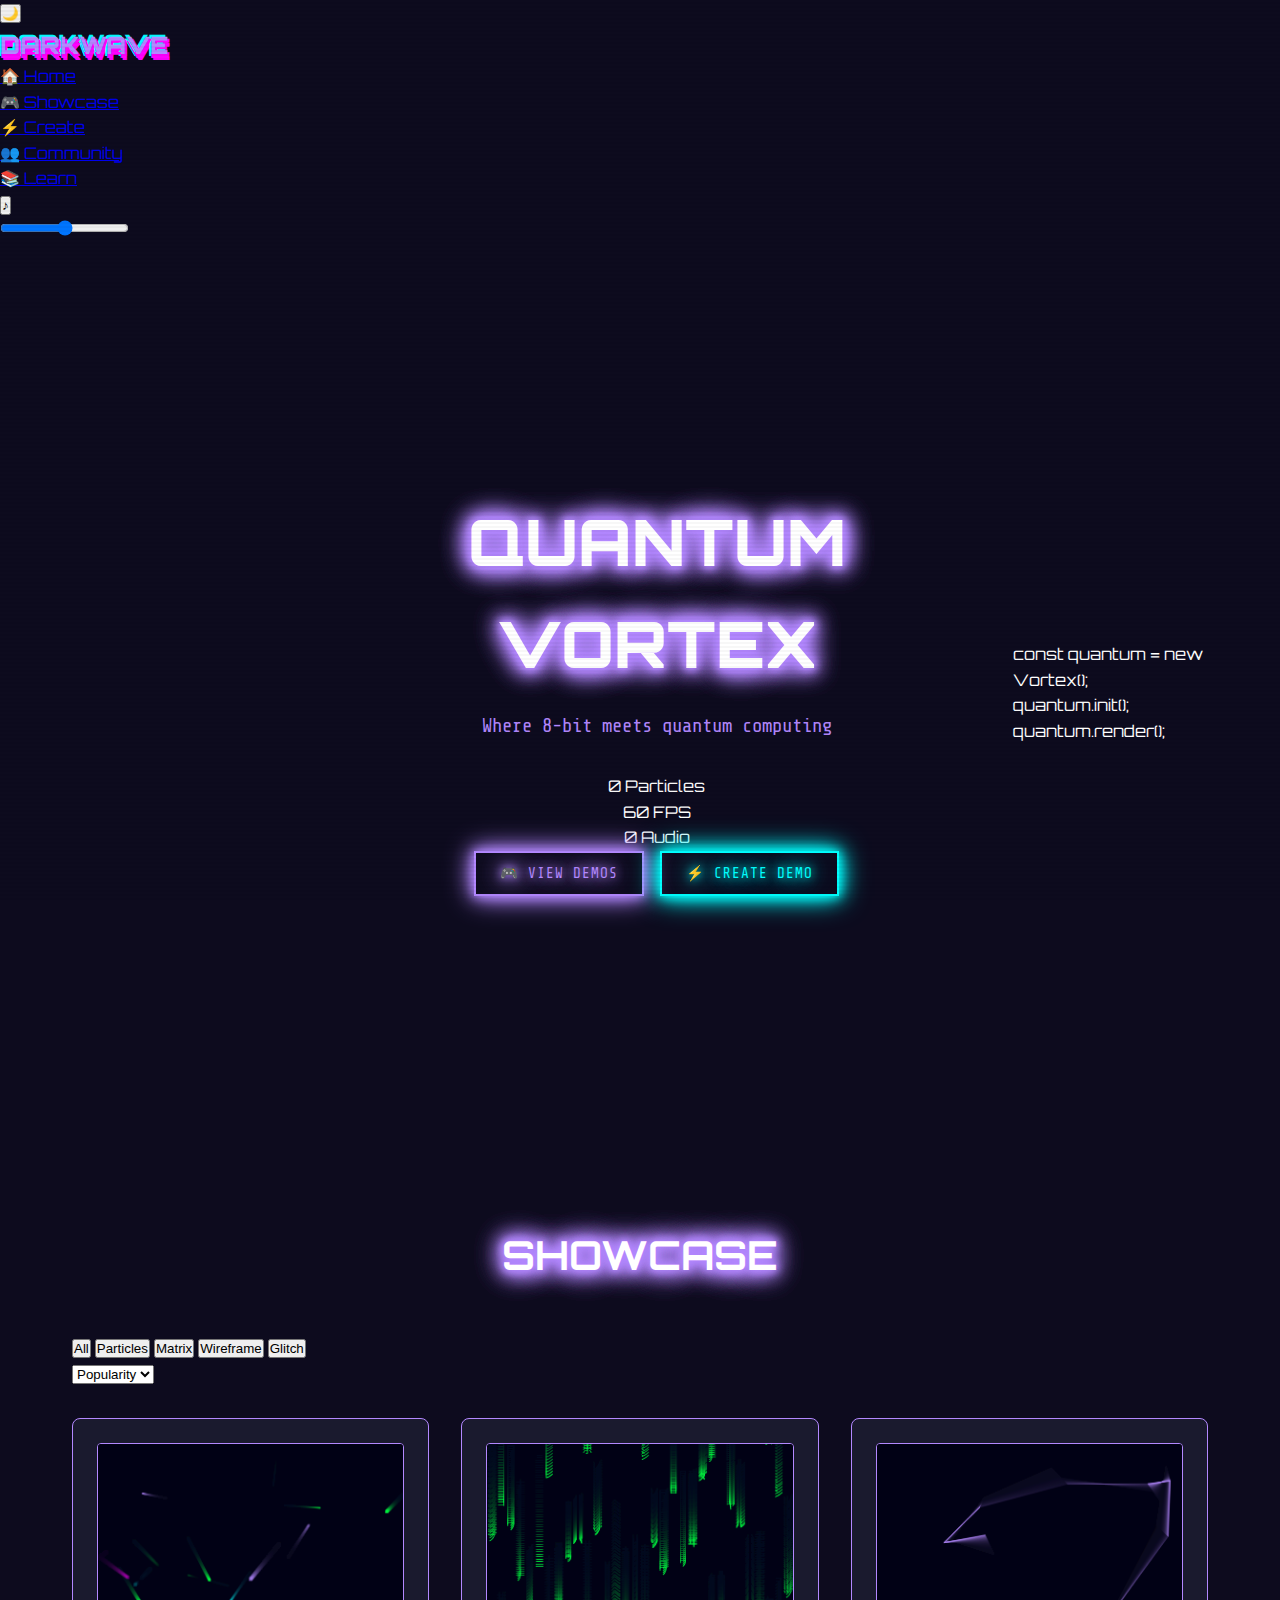
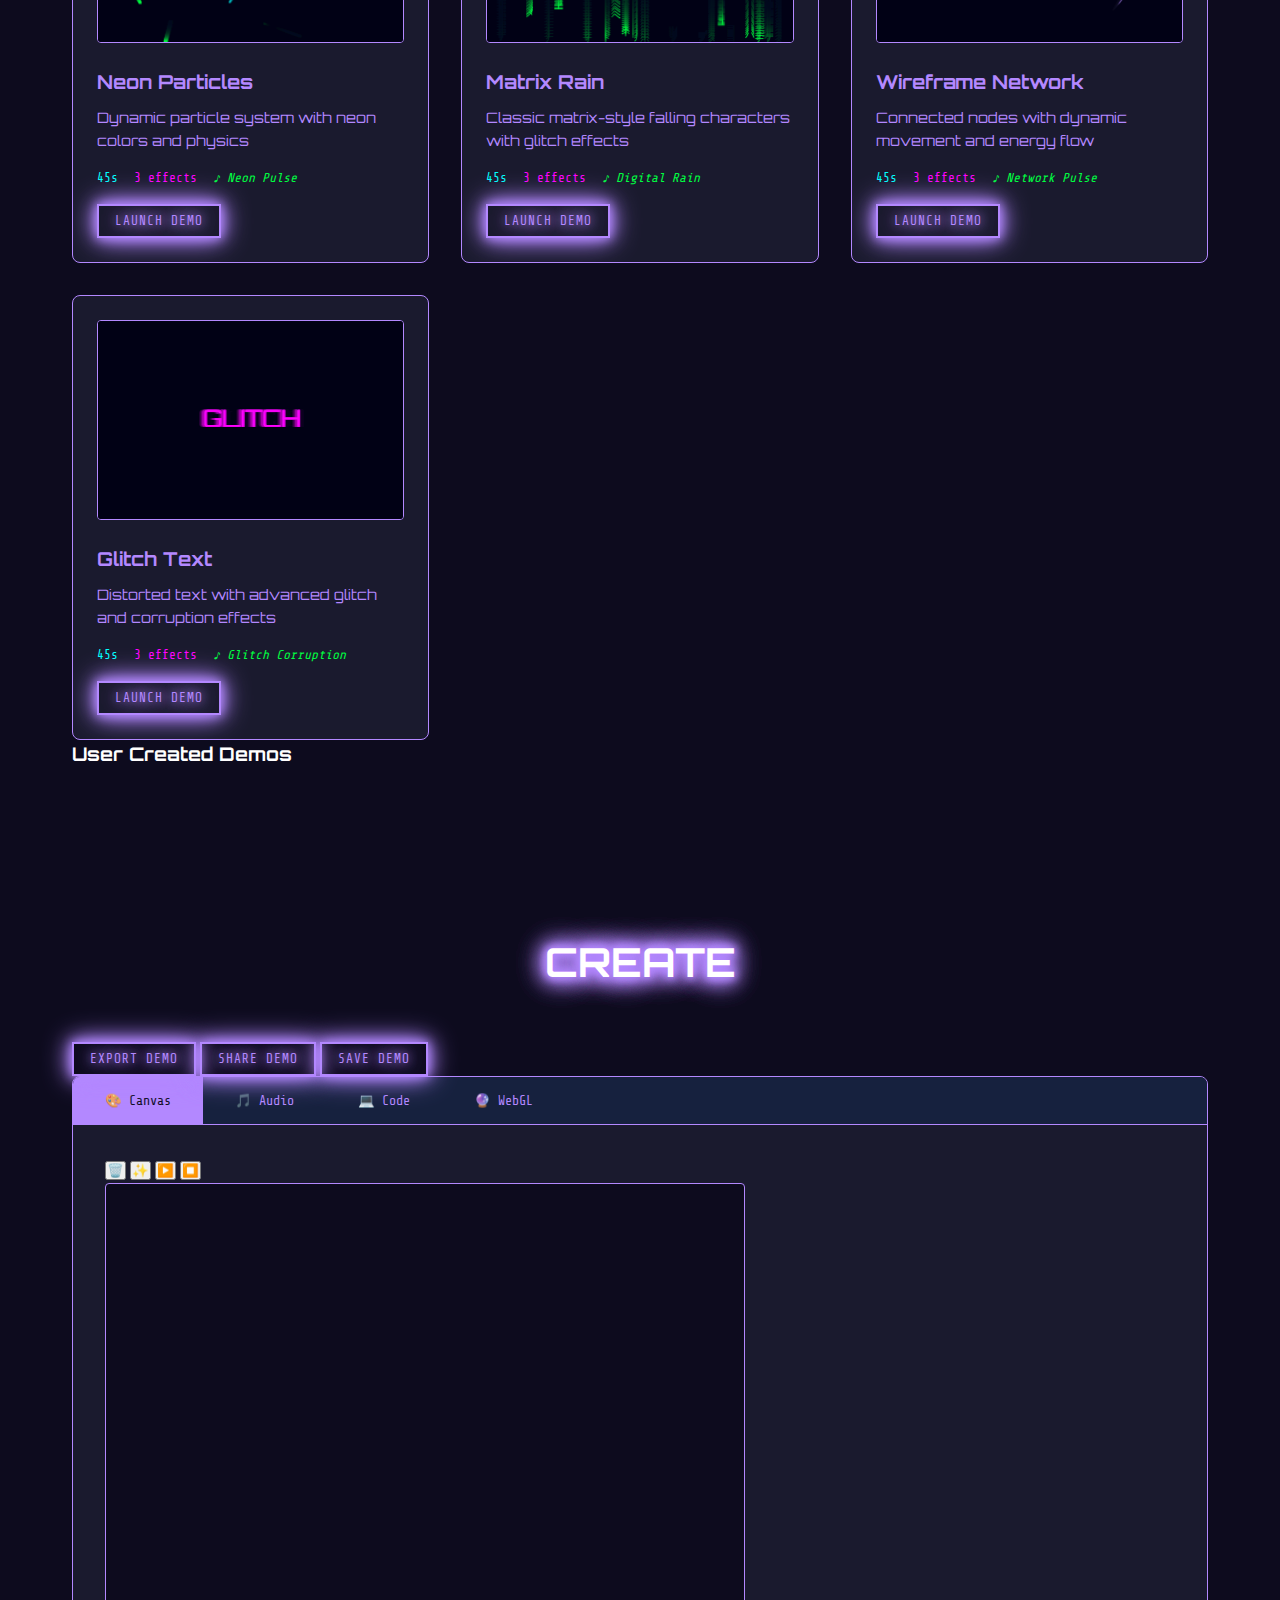
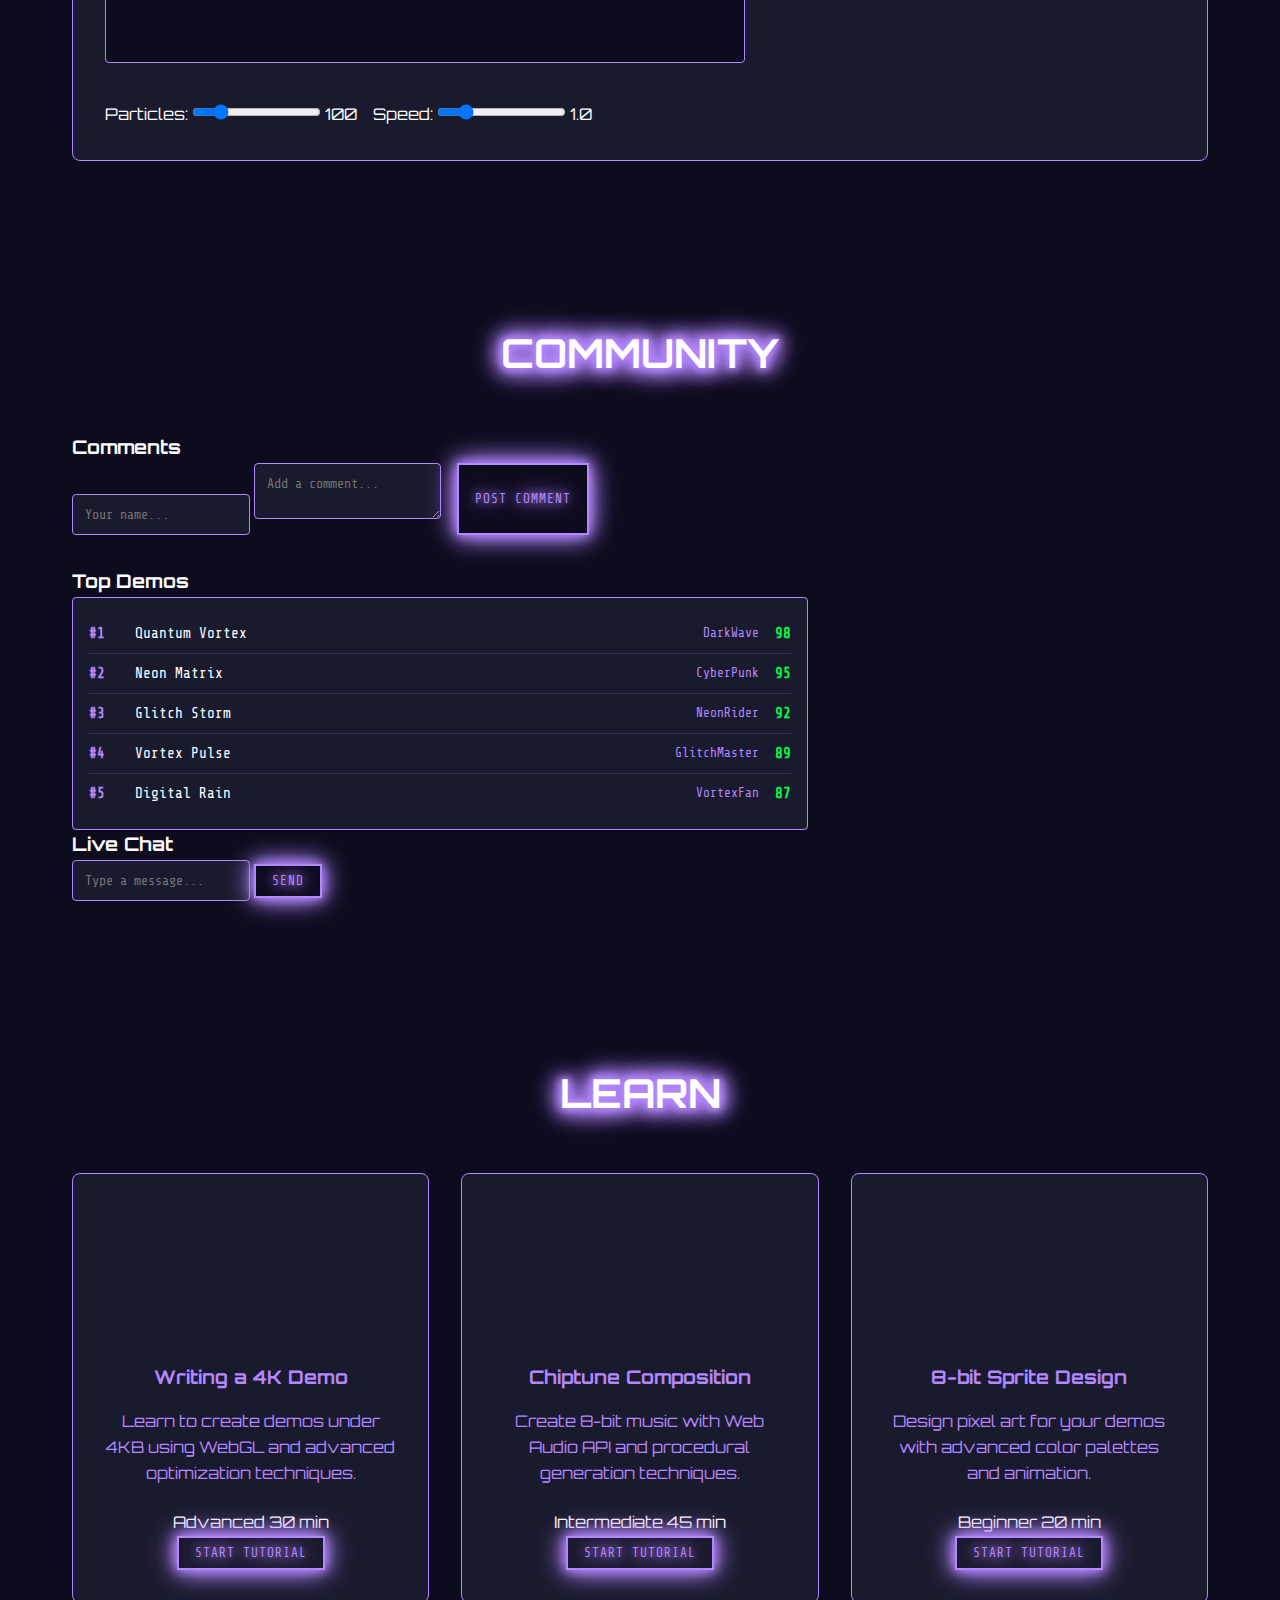
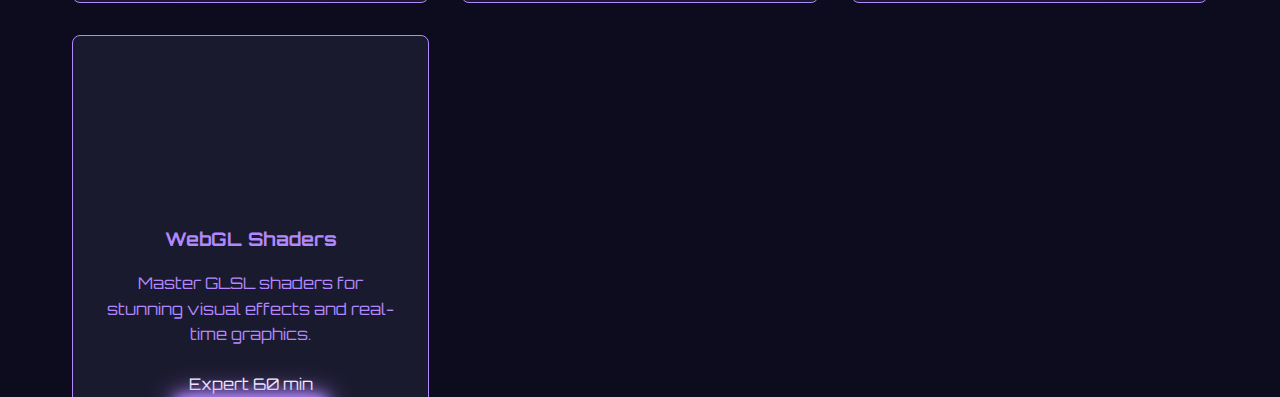
<file: demoscene/index.html>
<!DOCTYPE html>
<html lang="en">
<head>
    <meta charset="UTF-8">
    <meta name="viewport" content="width=device-width, initial-scale=1.0">
    <title>DarkWave Demoscene Platform - Quantum Vortex</title>
    <meta name="description" content="Bleeding-edge demoscene platform with WebGL, procedural audio, and quantum effects">
    <link rel="stylesheet" href="css/DarkWave.css">
    <link rel="preconnect" href="https://fonts.googleapis.com">
    <link rel="preconnect" href="https://fonts.gstatic.com" crossorigin>
    <link href="https://fonts.googleapis.com/css2?family=Orbitron:wght@400;700;900&family=Share+Tech+Mono&display=swap" rel="stylesheet">
    <link rel="manifest" href="manifest.json">
    <meta name="theme-color" content="#0d0b1e">
</head>
<body>
    <!-- Service Worker Registration -->
    <script>
        if ('serviceWorker' in navigator) {
            navigator.serviceWorker.register('sw.js')
                .then(registration => console.log('SW registered'))
                .catch(error => console.log('SW registration failed'));
        }
    </script>

    <!-- Scanline overlay for CRT effect -->
    <div class="scanline"></div>
    
    <!-- Theme Toggle -->
    <div class="theme-toggle">
        <button id="theme-btn" class="theme-btn" aria-label="Toggle theme">
            <span class="theme-icon">🌙</span>
        </button>
    </div>

    <!-- Sticky Sidebar Navigation -->
    <aside class="sidebar">
        <div class="sidebar-header">
            <div class="logo">
                <span class="glitch" data-text="DARKWAVE">DARKWAVE</span>
            </div>
        </div>
        <nav class="sidebar-nav">
            <ul>
                <li><a href="#hero" class="nav-link active" data-section="hero">
                    <span class="nav-icon">🏠</span>
                    <span class="nav-text">Home</span>
                </a></li>
                <li><a href="#showcase" class="nav-link" data-section="showcase">
                    <span class="nav-icon">🎮</span>
                    <span class="nav-text">Showcase</span>
                </a></li>
                <li><a href="#create" class="nav-link" data-section="create">
                    <span class="nav-icon">⚡</span>
                    <span class="nav-text">Create</span>
                </a></li>
                <li><a href="#community" class="nav-link" data-section="community">
                    <span class="nav-icon">👥</span>
                    <span class="nav-text">Community</span>
                </a></li>
                <li><a href="#learn" class="nav-link" data-section="learn">
                    <span class="nav-icon">📚</span>
                    <span class="nav-text">Learn</span>
                </a></li>
            </ul>
        </nav>
        <div class="sidebar-footer">
            <div class="audio-controls">
                <button id="global-audio-toggle" class="audio-btn" aria-label="Toggle global audio">
                    <span class="audio-icon">♪</span>
                </button>
                <div class="volume-slider">
                    <input type="range" id="volume-slider" min="0" max="100" value="50" aria-label="Volume">
                </div>
            </div>
        </div>
    </aside>

    <!-- Main Content -->
    <main class="main-content">
        <!-- Hero Section with WebGL Background -->
        <section id="hero" class="hero">
            <canvas id="hero-webgl" class="hero-webgl"></canvas>
            <div class="hero-content">
                <h1 class="hero-title glitch" data-text="QUANTUM VORTEX">QUANTUM VORTEX</h1>
                <p class="hero-subtitle">Where 8-bit meets quantum computing</p>
                <div class="hero-stats">
                    <div class="stat">
                        <span class="stat-number" id="particle-count">0</span>
                        <span class="stat-label">Particles</span>
                    </div>
                    <div class="stat">
                        <span class="stat-number" id="fps-counter">60</span>
                        <span class="stat-label">FPS</span>
                    </div>
                    <div class="stat">
                        <span class="stat-number" id="audio-level">0</span>
                        <span class="stat-label">Audio</span>
                    </div>
                </div>
                <div class="hero-buttons">
                    <button class="neon-button primary" onclick="scrollToSection('showcase')">
                        <span class="btn-icon">🎮</span>
                        <span class="btn-text">View Demos</span>
                    </button>
                    <button class="neon-button secondary" onclick="scrollToSection('create')">
                        <span class="btn-icon">⚡</span>
                        <span class="btn-text">Create Demo</span>
                    </button>
                </div>
            </div>
            <div class="floating-code">
                <div class="code-line">const quantum = new Vortex();</div>
                <div class="code-line">quantum.init();</div>
                <div class="code-line">quantum.render();</div>
            </div>
        </section>

        <!-- Demo Showcase -->
        <section id="showcase" class="section">
            <div class="container">
                <div class="section-header">
                    <h2 class="section-title glitch" data-text="SHOWCASE">SHOWCASE</h2>
                    <div class="section-controls">
                        <div class="filter-controls">
                            <button class="filter-btn active" data-filter="all">All</button>
                            <button class="filter-btn" data-filter="particles">Particles</button>
                            <button class="filter-btn" data-filter="matrix">Matrix</button>
                            <button class="filter-btn" data-filter="wireframe">Wireframe</button>
                            <button class="filter-btn" data-filter="glitch">Glitch</button>
                        </div>
                        <div class="sort-controls">
                            <select id="sort-select" class="sort-select">
                                <option value="popularity">Popularity</option>
                                <option value="newest">Newest</option>
                                <option value="oldest">Oldest</option>
                                <option value="duration">Duration</option>
                            </select>
                        </div>
                    </div>
                </div>
                <div class="demo-gallery" id="demo-gallery">
                    <!-- Demo cards will be populated by JavaScript -->
                </div>
                <div class="user-demos">
                    <h3>User Created Demos</h3>
                    <div class="user-demo-gallery" id="user-demo-gallery">
                        <!-- User demos will be loaded from localStorage -->
                    </div>
                </div>
            </div>
        </section>

        <!-- Creation Tools -->
        <section id="create" class="section">
            <div class="container">
                <div class="section-header">
                    <h2 class="section-title glitch" data-text="CREATE">CREATE</h2>
                    <div class="create-controls">
                        <button class="neon-button small" onclick="exportDemo()">Export Demo</button>
                        <button class="neon-button small" onclick="shareDemo()">Share Demo</button>
                        <button class="neon-button small" onclick="saveDemo()">Save Demo</button>
                    </div>
                </div>
                <div class="editor-container">
                    <div class="editor-tabs">
                        <button class="tab-button active" data-tab="canvas">
                            <span class="tab-icon">🎨</span>
                            <span class="tab-text">Canvas</span>
                        </button>
                        <button class="tab-button" data-tab="audio">
                            <span class="tab-icon">🎵</span>
                            <span class="tab-text">Audio</span>
                        </button>
                        <button class="tab-button" data-tab="code">
                            <span class="tab-icon">💻</span>
                            <span class="tab-text">Code</span>
                        </button>
                        <button class="tab-button" data-tab="webgl">
                            <span class="tab-icon">🔮</span>
                            <span class="tab-text">WebGL</span>
                        </button>
                    </div>
                    <div class="editor-content">
                        <div id="canvas-editor" class="editor-panel active">
                            <div class="editor-toolbar">
                                <button class="tool-btn" onclick="clearCanvas()" title="Clear Canvas">
                                    <span class="tool-icon">🗑️</span>
                                </button>
                                <button class="tool-btn" onclick="addParticle()" title="Add Particle">
                                    <span class="tool-icon">✨</span>
                                </button>
                                <button class="tool-btn" onclick="playDemo()" title="Play Demo">
                                    <span class="tool-icon">▶️</span>
                                </button>
                                <button class="tool-btn" onclick="stopDemo()" title="Stop Demo">
                                    <span class="tool-icon">⏹️</span>
                                </button>
                            </div>
                            <canvas id="editor-canvas" width="640" height="480"></canvas>
                            <div class="editor-controls">
                                <div class="control-group">
                                    <label for="particle-count-input">Particles:</label>
                                    <input type="range" id="particle-count-input" min="10" max="500" value="100">
                                    <span id="particle-count-display">100</span>
                                </div>
                                <div class="control-group">
                                    <label for="speed-input">Speed:</label>
                                    <input type="range" id="speed-input" min="0.1" max="5" step="0.1" value="1">
                                    <span id="speed-display">1.0</span>
                                </div>
                            </div>
                        </div>
                        <div id="audio-editor" class="editor-panel">
                            <div class="audio-controls">
                                <button class="neon-button small" onclick="playChiptune()">Play Chiptune</button>
                                <button class="neon-button small" onclick="stopAudio()">Stop</button>
                                <button class="neon-button small" onclick="generateSynth()">Generate Synth</button>
                            </div>
                            <div class="audio-visualizer">
                                <canvas id="audio-canvas" width="400" height="200"></canvas>
                            </div>
                            <div class="synth-controls">
                                <div class="control-group">
                                    <label for="waveform-select">Waveform:</label>
                                    <select id="waveform-select">
                                        <option value="sine">Sine</option>
                                        <option value="square">Square</option>
                                        <option value="sawtooth">Sawtooth</option>
                                        <option value="triangle">Triangle</option>
                                    </select>
                                </div>
                                <div class="control-group">
                                    <label for="frequency-input">Frequency:</label>
                                    <input type="range" id="frequency-input" min="20" max="2000" value="440">
                                    <span id="frequency-display">440 Hz</span>
                                </div>
                            </div>
                        </div>
                        <div id="code-editor" class="editor-panel">
                            <div class="code-toolbar">
                                <button class="tool-btn" onclick="runCode()" title="Run Code">
                                    <span class="tool-icon">▶️</span>
                                </button>
                                <button class="tool-btn" onclick="clearCode()" title="Clear Code">
                                    <span class="tool-icon">🗑️</span>
                                </button>
                                <button class="tool-btn" onclick="loadTemplate()" title="Load Template">
                                    <span class="tool-icon">📄</span>
                                </button>
                            </div>
                            <textarea id="code-textarea" placeholder="Write your demo code here...&#10;&#10;// Example:&#10;const canvas = document.getElementById('editor-canvas');&#10;const ctx = canvas.getContext('2d');&#10;&#10;function animate() {&#10;  // Your animation code here&#10;  requestAnimationFrame(animate);&#10;}&#10;&#10;animate();"></textarea>
                            <div class="code-output">
                                <div id="code-console" class="console-output"></div>
                            </div>
                        </div>
                        <div id="webgl-editor" class="editor-panel">
                            <div class="webgl-controls">
                                <button class="neon-button small" onclick="initWebGL()">Initialize WebGL</button>
                                <button class="neon-button small" onclick="loadShader()">Load Shader</button>
                                <button class="neon-button small" onclick="renderWebGL()">Render</button>
                            </div>
                            <canvas id="webgl-canvas" width="640" height="480"></canvas>
                            <div class="shader-editor">
                                <div class="shader-tabs">
                                    <button class="shader-tab active" data-shader="vertex">Vertex Shader</button>
                                    <button class="shader-tab" data-shader="fragment">Fragment Shader</button>
                                </div>
                                <textarea id="vertex-shader" class="shader-code" placeholder="// Vertex Shader Code">attribute vec3 position;
attribute vec2 texCoord;
varying vec2 vTexCoord;

void main() {
    gl_Position = vec4(position, 1.0);
    vTexCoord = texCoord;
}</textarea>
                                <textarea id="fragment-shader" class="shader-code" placeholder="// Fragment Shader Code">precision mediump float;
varying vec2 vTexCoord;
uniform float time;

void main() {
    vec2 uv = vTexCoord;
    vec3 color = vec3(uv.x, uv.y, sin(time));
    gl_FragColor = vec4(color, 1.0);
}</textarea>
                            </div>
                        </div>
                    </div>
                </div>
            </div>
        </section>

        <!-- Community Hub -->
        <section id="community" class="section">
            <div class="container">
                <div class="section-header">
                    <h2 class="section-title glitch" data-text="COMMUNITY">COMMUNITY</h2>
                </div>
                <div class="community-content">
                    <div class="community-grid">
                        <div class="comments-section">
                            <h3>Comments</h3>
                            <form id="comment-form" class="comment-form">
                                <div class="comment-input-group">
                                    <input type="text" id="comment-author" placeholder="Your name..." class="neon-input" required>
                                    <textarea id="comment-input" placeholder="Add a comment..." class="neon-input" required></textarea>
                                </div>
                                <button type="submit" class="neon-button small">Post Comment</button>
                            </form>
                            <ul id="comment-list" class="comment-list"></ul>
                        </div>
                        <div class="leaderboard">
                            <h3>Top Demos</h3>
                            <div id="leaderboard-list" class="leaderboard-list"></div>
                        </div>
                        <div class="chat-section">
                            <h3>Live Chat</h3>
                            <div id="chat-messages" class="chat-messages"></div>
                            <form id="chat-form" class="chat-form">
                                <input type="text" id="chat-input" placeholder="Type a message..." class="neon-input">
                                <button type="submit" class="neon-button small">Send</button>
                            </form>
                        </div>
                    </div>
                </div>
            </div>
        </section>

        <!-- Educational Resources -->
        <section id="learn" class="section">
            <div class="container">
                <div class="section-header">
                    <h2 class="section-title glitch" data-text="LEARN">LEARN</h2>
                </div>
                <div class="tutorials-grid">
                    <article class="tutorial-card">
                        <div class="tutorial-preview">
                            <canvas class="tutorial-canvas" width="200" height="150"></canvas>
                        </div>
                        <div class="tutorial-content">
                            <h3>Writing a 4K Demo</h3>
                            <p>Learn to create demos under 4KB using WebGL and advanced optimization techniques.</p>
                            <div class="tutorial-meta">
                                <span class="difficulty">Advanced</span>
                                <span class="duration">30 min</span>
                            </div>
                            <button class="neon-button small" onclick="loadTutorial('4k-demo')">Start Tutorial</button>
                        </div>
                    </article>
                    <article class="tutorial-card">
                        <div class="tutorial-preview">
                            <canvas class="tutorial-canvas" width="200" height="150"></canvas>
                        </div>
                        <div class="tutorial-content">
                            <h3>Chiptune Composition</h3>
                            <p>Create 8-bit music with Web Audio API and procedural generation techniques.</p>
                            <div class="tutorial-meta">
                                <span class="difficulty">Intermediate</span>
                                <span class="duration">45 min</span>
                            </div>
                            <button class="neon-button small" onclick="loadTutorial('chiptune')">Start Tutorial</button>
                        </div>
                    </article>
                    <article class="tutorial-card">
                        <div class="tutorial-preview">
                            <canvas class="tutorial-canvas" width="200" height="150"></canvas>
                        </div>
                        <div class="tutorial-content">
                            <h3>8-bit Sprite Design</h3>
                            <p>Design pixel art for your demos with advanced color palettes and animation.</p>
                            <div class="tutorial-meta">
                                <span class="difficulty">Beginner</span>
                                <span class="duration">20 min</span>
                            </div>
                            <button class="neon-button small" onclick="loadTutorial('sprites')">Start Tutorial</button>
                        </div>
                    </article>
                    <article class="tutorial-card">
                        <div class="tutorial-preview">
                            <canvas class="tutorial-canvas" width="200" height="150"></canvas>
                        </div>
                        <div class="tutorial-content">
                            <h3>WebGL Shaders</h3>
                            <p>Master GLSL shaders for stunning visual effects and real-time graphics.</p>
                            <div class="tutorial-meta">
                                <span class="difficulty">Expert</span>
                                <span class="duration">60 min</span>
                            </div>
                            <button class="neon-button small" onclick="loadTutorial('webgl-shaders')">Start Tutorial</button>
                        </div>
                    </article>
                </div>
            </div>
        </section>
    </main>

    <!-- Fullscreen Demo Overlay -->
    <div id="fullscreen-demo" class="fullscreen-demo">
        <div class="demo-header">
            <div class="demo-info">
                <h2 id="demo-title">Demo Title</h2>
                <p id="demo-description">Demo description</p>
                <div class="demo-stats">
                    <span id="demo-fps">60 FPS</span>
                    <span id="demo-particles">0 Particles</span>
                    <span id="demo-time">00:00</span>
                </div>
            </div>
            <div class="demo-controls">
                <button id="demo-audio-toggle" class="demo-btn" title="Toggle Audio">♪</button>
                <button id="demo-effect-toggle" class="demo-btn" title="Cycle Effect">⚡</button>
                <button id="demo-vr-toggle" class="demo-btn" title="VR Mode">🥽</button>
                <button id="demo-close" class="demo-btn close" title="Close">×</button>
            </div>
        </div>
        <canvas id="fullscreen-canvas"></canvas>
        <div class="demo-overlay">
            <div class="demo-instructions">
                <p>Use mouse to orbit • Scroll to zoom • Press SPACE to pause</p>
            </div>
        </div>
    </div>

    <!-- Loading Screen -->
    <div id="loading-screen" class="loading-screen">
        <div class="loading-content">
            <div class="loading-logo">
                <span class="glitch" data-text="DARKWAVE">DARKWAVE</span>
            </div>
            <div class="loading-bar">
                <div class="loading-progress" id="loading-progress"></div>
            </div>
            <div class="loading-text" id="loading-text">Initializing Quantum Systems...</div>
        </div>
    </div>

    <!-- Scripts -->
    <script src="js/DarkWaveAudio.js"></script>
    <script src="js/DarkWaveCore.js"></script>
    <script src="js/WebGLUtils.js"></script>
    <script src="js/QuantumVortex.js"></script>
    <script src="js/demoscene.js"></script>
    <script src="js/main.js"></script>
</body>
</html>
</file>
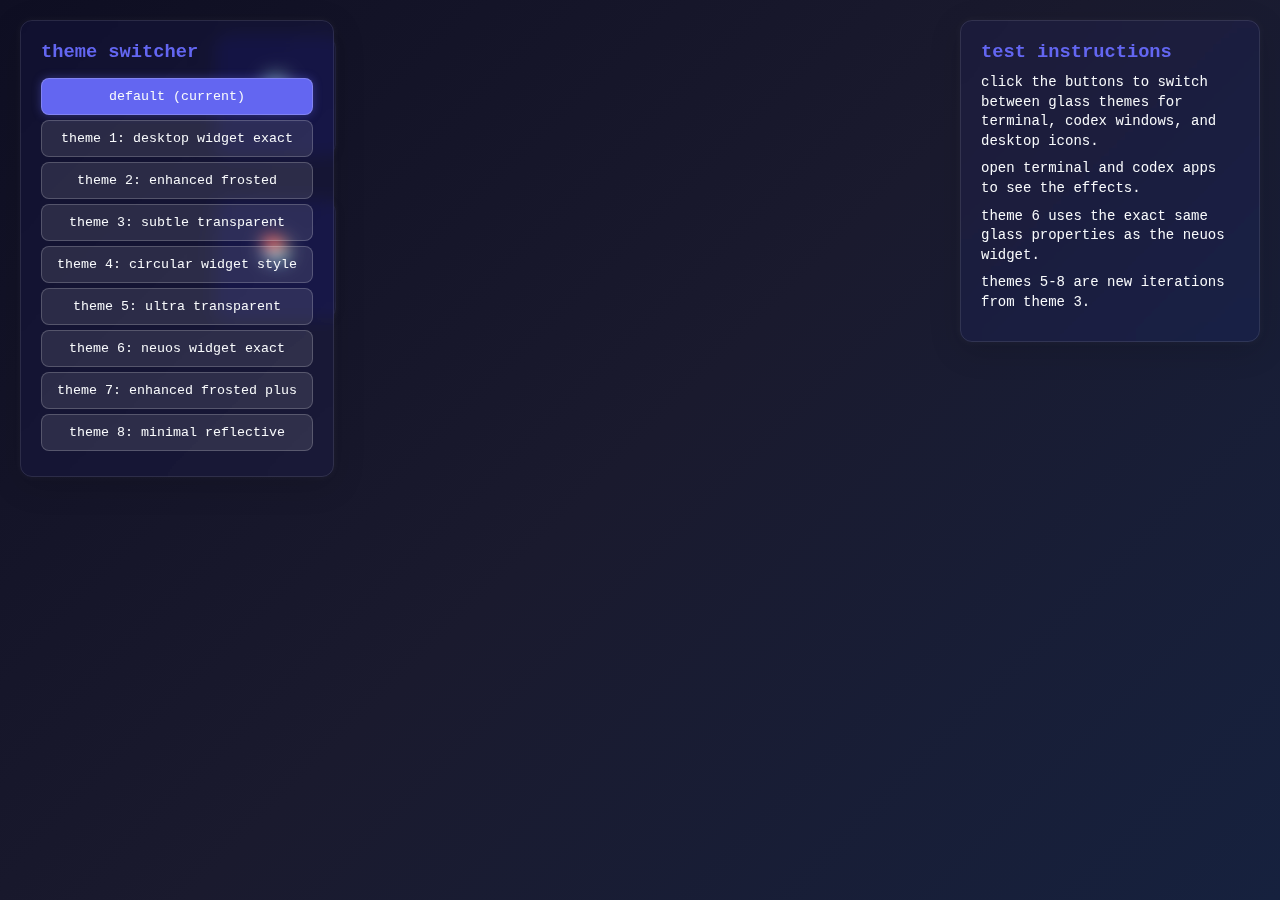
<file: test3/index.html>
<!DOCTYPE html>
<html lang="en">
<head>
    <meta charset="UTF-8">
    <meta name="viewport" content="width=device-width, initial-scale=1.0">
    <title>neuOS Glass Theme Test Environment</title>
    
    <!-- Import the main neuOS styles -->
    <link rel="stylesheet" href="../_variables.css">
    <link rel="stylesheet" href="../_glass.css">
    <link rel="stylesheet" href="../_window.css">
    <link rel="stylesheet" href="../_desktop.css">
    <link rel="stylesheet" href="../_animations.css">
    <link rel="stylesheet" href="../_responsive.css">
    <link rel="stylesheet" href="../theme.css">
    
    <!-- Theme switcher styles -->
    <style>
        .theme-switcher {
            position: fixed;
            top: 20px;
            left: 20px;
            z-index: 10000;
            background: var(--glass-background);
            backdrop-filter: blur(var(--glass-backdrop-blur)) saturate(var(--glass-saturation)) brightness(var(--glass-brightness));
            -webkit-backdrop-filter: blur(var(--glass-backdrop-blur)) saturate(var(--glass-saturation)) brightness(var(--glass-brightness));
            border: 1px solid rgba(255,255,255,0.1);
            border-radius: 12px;
            padding: 20px;
            box-shadow: 0px 8px var(--outer-shadow-blur) rgba(0, 0, 0, 0.15), var(--glass-edge-glow);
        }
        
        .theme-button {
            display: block;
            width: 100%;
            padding: 10px 15px;
            margin: 5px 0;
            background: rgba(255,255,255,0.1);
            border: 1px solid rgba(255,255,255,0.2);
            border-radius: 8px;
            color: var(--text-color);
            cursor: pointer;
            transition: all 0.3s ease;
            text-transform: lowercase;
        }
        
        .theme-button:hover {
            background: var(--primary-color);
            transform: translateY(-2px);
        }
        
        .theme-button.active {
            background: var(--primary-color);
            box-shadow: 0 0 10px rgba(99, 102, 241, 0.4);
        }
        
        .test-instructions {
            position: fixed;
            top: 20px;
            right: 20px;
            z-index: 10000;
            background: var(--glass-background);
            backdrop-filter: blur(var(--glass-backdrop-blur)) saturate(var(--glass-saturation)) brightness(var(--glass-brightness));
            -webkit-backdrop-filter: blur(var(--glass-backdrop-blur)) saturate(var(--glass-saturation)) brightness(var(--glass-brightness));
            border: 1px solid rgba(255,255,255,0.1);
            border-radius: 12px;
            padding: 20px;
            box-shadow: 0px 8px var(--outer-shadow-blur) rgba(0, 0, 0, 0.15), var(--glass-edge-glow);
            max-width: 300px;
        }
        
        .test-instructions h3 {
            color: var(--primary-color);
            margin-bottom: 10px;
            text-transform: lowercase;
        }
        
        .test-instructions p {
            color: var(--text-color);
            font-size: 14px;
            line-height: 1.4;
            margin-bottom: 8px;
            text-transform: lowercase;
        }
    </style>
</head>
<body>
    <!-- Theme Switcher -->
    <div class="theme-switcher">
        <h3 style="color: var(--primary-color); margin-bottom: 15px; text-transform: lowercase;">theme switcher</h3>
        <button class="theme-button active" onclick="switchTheme('default')">default (current)</button>
        <button class="theme-button" onclick="switchTheme('theme1')">theme 1: desktop widget exact</button>
        <button class="theme-button" onclick="switchTheme('theme2')">theme 2: enhanced frosted</button>
        <button class="theme-button" onclick="switchTheme('theme3')">theme 3: subtle transparent</button>
        <button class="theme-button" onclick="switchTheme('theme4')">theme 4: circular widget style</button>
        <button class="theme-button" onclick="switchTheme('theme5')">theme 5: ultra transparent</button>
        <button class="theme-button" onclick="switchTheme('theme6')">theme 6: neuos widget exact</button>
        <button class="theme-button" onclick="switchTheme('theme7')">theme 7: enhanced frosted plus</button>
        <button class="theme-button" onclick="switchTheme('theme8')">theme 8: minimal reflective</button>
    </div>
    
    <!-- Test Instructions -->
    <div class="test-instructions">
        <h3>test instructions</h3>
        <p>click the buttons to switch between glass themes for terminal, codex windows, and desktop icons.</p>
        <p>open terminal and codex apps to see the effects.</p>
        <p>theme 6 uses the exact same glass properties as the neuOS widget.</p>
        <p>themes 5-8 are new iterations from theme 3.</p>
    </div>
    
    <!-- Background (simulating the main neuOS background) -->
    <div style="position: fixed; top: 0; left: 0; width: 100%; height: 100%; background: linear-gradient(135deg, #0f0f23 0%, #1a1a2e 50%, #16213e 100%); z-index: -1;"></div>
    
    <!-- Desktop Icons (simplified for testing) -->
    <div id="desktop-icons" style="position: absolute; top: 20px; left: 200px;">
        <div class="desktop-icon" onclick="openTerminal()">
            <div class="icon">💻</div>
            <div class="label">terminal</div>
        </div>
        <div class="desktop-icon" onclick="openCodex()" style="margin-top: 20px;">
            <div class="icon">📚</div>
            <div class="label">codex</div>
        </div>
    </div>
    
    <!-- Terminal Window -->
    <div id="terminalWindow" class="window" style="display: none; position: absolute; top: 100px; left: 100px; width: 600px; height: 400px;">
        <div class="window-header">
            <div class="window-title">
                <div class="icon">💻</div>
                terminal
            </div>
            <div class="window-controls">
                <button class="window-control" onclick="closeTerminal()">×</button>
            </div>
        </div>
        <div class="window-content">
            <div id="terminalOutput">
                neuOS Terminal v1.0.0<br>
                Type 'help' for available commands.<br><br>
                $ <span id="terminalInput" contenteditable="true"></span>
            </div>
        </div>
    </div>
    
    <!-- Codex Window -->
    <div id="codexWindow" class="window" style="display: none; position: absolute; top: 150px; left: 200px; width: 500px; height: 350px;">
        <div class="window-header">
            <div class="window-title">
                <div class="icon">📚</div>
                codex
            </div>
            <div class="window-controls">
                <button class="window-control" onclick="closeCodex()">×</button>
            </div>
        </div>
        <div class="window-content">
            <h3 style="color: var(--primary-color); margin-bottom: 15px;">neuOS Codex</h3>
            <p style="color: var(--text-color); line-height: 1.6;">
                Welcome to the neuOS Codex - your knowledge repository.<br><br>
                This is a test environment to see different glass theme variations applied to application windows.<br><br>
                The glass background should match the desktop widget's frosted glass effect.
            </p>
        </div>
    </div>
    
    <!-- Theme CSS Files -->
    <link rel="stylesheet" href="theme1-desktop-widget-exact.css" id="theme1-css" disabled>
    <link rel="stylesheet" href="theme2-enhanced-frosted.css" id="theme2-css" disabled>
    <link rel="stylesheet" href="theme3-subtle-transparent.css" id="theme3-css" disabled>
    <link rel="stylesheet" href="theme4-circular-widget-style.css" id="theme4-css" disabled>
    <link rel="stylesheet" href="theme5-ultra-transparent.css" id="theme5-css" disabled>
    <link rel="stylesheet" href="theme6-neuos-widget-exact.css" id="theme6-css" disabled>
    <link rel="stylesheet" href="theme7-enhanced-frosted-plus.css" id="theme7-css" disabled>
    <link rel="stylesheet" href="theme8-minimal-reflective.css" id="theme8-css" disabled>
    
    <script>
        // Theme switching functionality
        function switchTheme(theme) {
            // Remove active class from all buttons
            document.querySelectorAll('.theme-button').forEach(btn => {
                btn.classList.remove('active');
            });
            
            // Disable all theme CSS files
            document.getElementById('theme1-css').disabled = true;
            document.getElementById('theme2-css').disabled = true;
            document.getElementById('theme3-css').disabled = true;
            document.getElementById('theme4-css').disabled = true;
            document.getElementById('theme5-css').disabled = true;
            document.getElementById('theme6-css').disabled = true;
            document.getElementById('theme7-css').disabled = true;
            document.getElementById('theme8-css').disabled = true;
            
            // Enable the selected theme
            if (theme === 'theme1') {
                document.getElementById('theme1-css').disabled = false;
                document.querySelector('[onclick="switchTheme(\'theme1\')"]').classList.add('active');
            } else if (theme === 'theme2') {
                document.getElementById('theme2-css').disabled = false;
                document.querySelector('[onclick="switchTheme(\'theme2\')"]').classList.add('active');
            } else if (theme === 'theme3') {
                document.getElementById('theme3-css').disabled = false;
                document.querySelector('[onclick="switchTheme(\'theme3\')"]').classList.add('active');
            } else if (theme === 'theme4') {
                document.getElementById('theme4-css').disabled = false;
                document.querySelector('[onclick="switchTheme(\'theme4\')"]').classList.add('active');
            } else if (theme === 'theme5') {
                document.getElementById('theme5-css').disabled = false;
                document.querySelector('[onclick="switchTheme(\'theme5\')"]').classList.add('active');
            } else if (theme === 'theme6') {
                document.getElementById('theme6-css').disabled = false;
                document.querySelector('[onclick="switchTheme(\'theme6\')"]').classList.add('active');
            } else if (theme === 'theme7') {
                document.getElementById('theme7-css').disabled = false;
                document.querySelector('[onclick="switchTheme(\'theme7\')"]').classList.add('active');
            } else if (theme === 'theme8') {
                document.getElementById('theme8-css').disabled = false;
                document.querySelector('[onclick="switchTheme(\'theme8\')"]').classList.add('active');
            } else {
                // Default theme
                document.querySelector('[onclick="switchTheme(\'default\')"]').classList.add('active');
            }
        }
        
        // Window management
        function openTerminal() {
            document.getElementById('terminalWindow').style.display = 'flex';
        }
        
        function closeTerminal() {
            document.getElementById('terminalWindow').style.display = 'none';
        }
        
        function openCodex() {
            document.getElementById('codexWindow').style.display = 'flex';
        }
        
        function closeCodex() {
            document.getElementById('codexWindow').style.display = 'none';
        }
        
        // Make windows draggable (simplified)
        function makeDraggable(element) {
            let isDragging = false;
            let currentX;
            let currentY;
            let initialX;
            let initialY;
            let xOffset = 0;
            let yOffset = 0;
            
            element.querySelector('.window-header').addEventListener('mousedown', dragStart);
            document.addEventListener('mousemove', drag);
            document.addEventListener('mouseup', dragEnd);
            
            function dragStart(e) {
                initialX = e.clientX - xOffset;
                initialY = e.clientY - yOffset;
                if (e.target === element.querySelector('.window-header')) {
                    isDragging = true;
                }
            }
            
            function drag(e) {
                if (isDragging) {
                    e.preventDefault();
                    currentX = e.clientX - initialX;
                    currentY = e.clientY - initialY;
                    xOffset = currentX;
                    yOffset = currentY;
                    setTranslate(currentX, currentY, element);
                }
            }
            
            function dragEnd(e) {
                initialX = currentX;
                initialY = currentY;
                isDragging = false;
            }
            
            function setTranslate(xPos, yPos, el) {
                el.style.transform = `translate(${xPos}px, ${yPos}px)`;
            }
        }
        
        // Initialize draggable windows
        window.addEventListener('load', function() {
            makeDraggable(document.getElementById('terminalWindow'));
            makeDraggable(document.getElementById('codexWindow'));
        });
    </script>
</body>
</html>
</file>
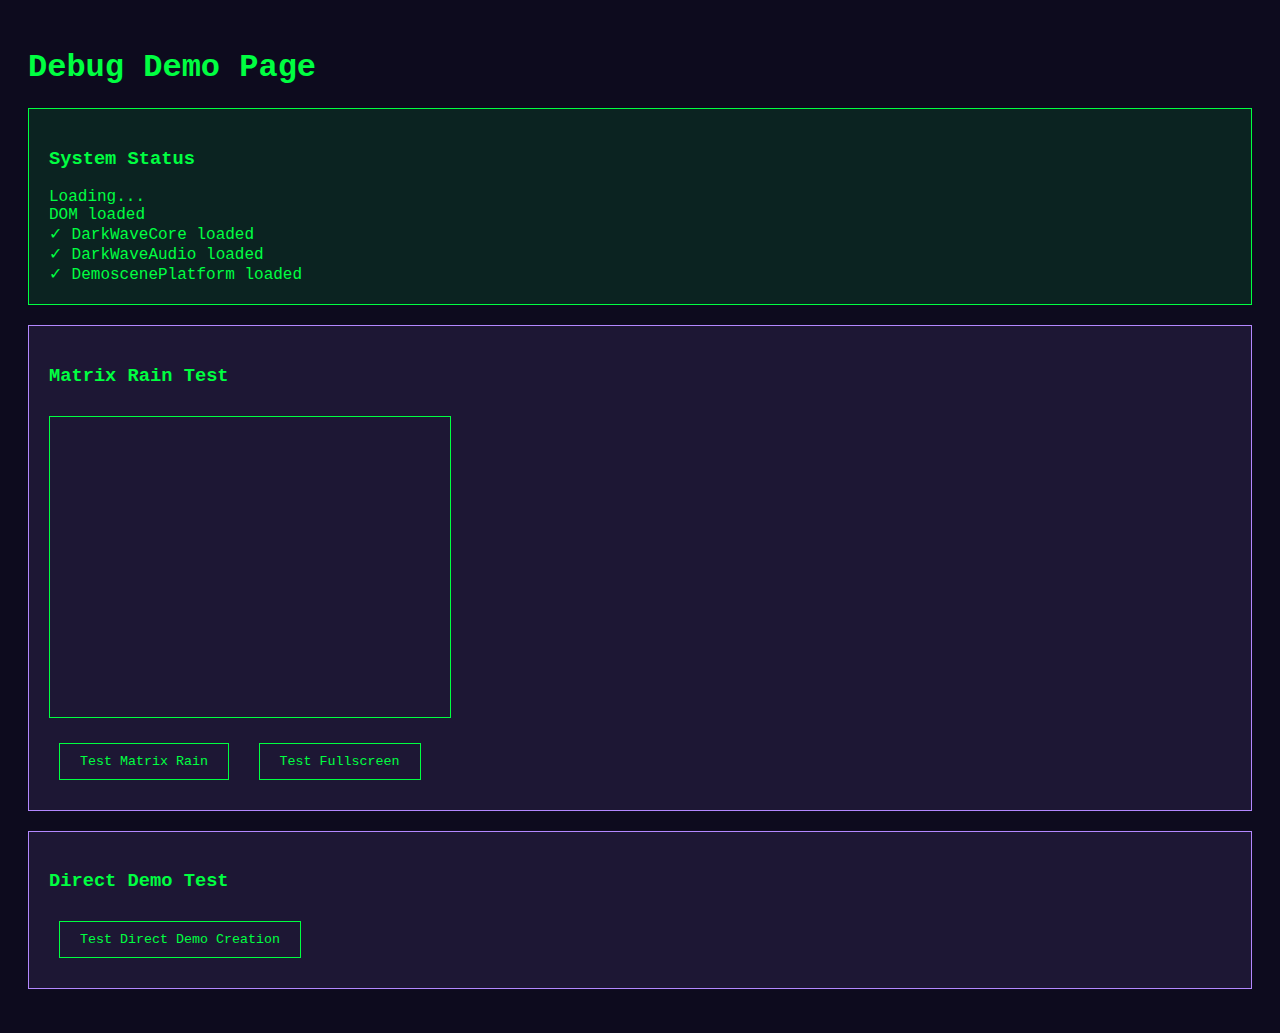
<file: debug-demo.html>
<!DOCTYPE html>
<html lang="en">
<head>
    <meta charset="UTF-8">
    <meta name="viewport" content="width=device-width, initial-scale=1.0">
    <title>Debug Demo</title>
    <style>
        body {
            background: #0d0b1e;
            color: #00ff41;
            font-family: 'Share Tech Mono', monospace;
            padding: 20px;
        }
        
        .debug-info {
            background: rgba(0, 255, 65, 0.1);
            border: 1px solid #00ff41;
            padding: 20px;
            margin: 20px 0;
        }
        
        button {
            background: transparent;
            border: 1px solid #00ff41;
            color: #00ff41;
            padding: 10px 20px;
            margin: 10px;
            cursor: pointer;
            font-family: 'Share Tech Mono', monospace;
        }
        
        button:hover {
            background: #00ff41;
            color: #0d0b1e;
        }
        
        .demo-card {
            border: 1px solid #b388ff;
            padding: 20px;
            margin: 20px 0;
            background: rgba(179, 136, 255, 0.1);
        }
        
        canvas {
            border: 1px solid #00ff41;
            margin: 10px 0;
        }
    </style>
</head>
<body>
    <h1>Debug Demo Page</h1>
    
    <div class="debug-info">
        <h3>System Status</h3>
        <div id="status">Loading...</div>
    </div>
    
    <div class="demo-card">
        <h3>Matrix Rain Test</h3>
        <canvas id="matrix-canvas" width="400" height="300"></canvas>
        <br>
        <button onclick="testMatrix()">Test Matrix Rain</button>
        <button onclick="testFullscreen()">Test Fullscreen</button>
    </div>
    
    <div class="demo-card">
        <h3>Direct Demo Test</h3>
        <button onclick="testDirectDemo()">Test Direct Demo Creation</button>
    </div>

    <script src="js/DarkWaveAudio.js"></script>
    <script src="js/DarkWaveCore.js"></script>
    <script src="js/demoscene.js"></script>
    <script>
        function updateStatus(message) {
            document.getElementById('status').innerHTML += '<br>' + message;
            console.log(message);
        }
        
        document.addEventListener('DOMContentLoaded', () => {
            updateStatus('DOM loaded');
            
            // Check dependencies
            if (window.darkWaveCore) {
                updateStatus('✓ DarkWaveCore loaded');
            } else {
                updateStatus('✗ DarkWaveCore NOT loaded');
            }
            
            if (window.darkWaveAudio) {
                updateStatus('✓ DarkWaveAudio loaded');
            } else {
                updateStatus('✗ DarkWaveAudio NOT loaded');
            }
            
            if (window.demoscenePlatform) {
                updateStatus('✓ DemoscenePlatform loaded');
            } else {
                updateStatus('✗ DemoscenePlatform NOT loaded');
            }
            
            // Test matrix rain directly
            setTimeout(() => {
                testMatrix();
            }, 1000);
        });
        
        function testMatrix() {
            updateStatus('Testing matrix rain...');
            
            const canvas = document.getElementById('matrix-canvas');
            if (!canvas) {
                updateStatus('✗ Canvas not found');
                return;
            }
            
            if (!window.darkWaveCore) {
                updateStatus('✗ DarkWaveCore not available');
                return;
            }
            
            try {
                const matrix = window.darkWaveCore.createMatrixRain('matrix-canvas', {
                    fontSize: 14,
                    columns: 20,
                    speed: 1,
                    color: '#00ff41'
                });
                
                if (matrix) {
                    updateStatus('✓ Matrix rain created successfully');
                    
                    // Stop after 5 seconds
                    setTimeout(() => {
                        matrix.stop();
                        updateStatus('Matrix rain stopped');
                    }, 5000);
                } else {
                    updateStatus('✗ Matrix rain creation failed');
                }
            } catch (error) {
                updateStatus('✗ Error creating matrix rain: ' + error.message);
            }
        }
        
        function testFullscreen() {
            updateStatus('Testing fullscreen...');
            
            if (!window.demoscenePlatform) {
                updateStatus('✗ DemoscenePlatform not available');
                return;
            }
            
            const demo = {
                id: 'test-demo',
                title: 'Test Matrix Rain',
                description: 'A test matrix rain demo',
                type: 'matrix'
            };
            
            try {
                window.demoscenePlatform.createFullScreenDemo(demo);
                updateStatus('✓ Fullscreen demo created');
            } catch (error) {
                updateStatus('✗ Error creating fullscreen demo: ' + error.message);
            }
        }
        
        function testDirectDemo() {
            updateStatus('Testing direct demo creation...');
            
            // Create a simple fullscreen demo manually
            const container = document.createElement('div');
            container.style.cssText = `
                position: fixed;
                top: 0;
                left: 0;
                width: 100vw;
                height: 100vh;
                background: #0d0b1e;
                z-index: 10000;
            `;
            
            const canvas = document.createElement('canvas');
            canvas.id = 'direct-demo-canvas';
            canvas.style.cssText = `
                width: 100%;
                height: 100%;
                display: block;
            `;
            
            const closeBtn = document.createElement('button');
            closeBtn.textContent = 'Close';
            closeBtn.style.cssText = `
                position: absolute;
                top: 20px;
                right: 20px;
                z-index: 10001;
                background: transparent;
                border: 1px solid #00ff41;
                color: #00ff41;
                padding: 10px 20px;
                cursor: pointer;
            `;
            closeBtn.onclick = () => {
                document.body.removeChild(container);
                updateStatus('Direct demo closed');
            };
            
            container.appendChild(canvas);
            container.appendChild(closeBtn);
            document.body.appendChild(container);
            
            // Set canvas size
            canvas.width = window.innerWidth;
            canvas.height = window.innerHeight;
            
            // Create matrix rain
            if (window.darkWaveCore) {
                const matrix = window.darkWaveCore.createMatrixRain('direct-demo-canvas', {
                    fontSize: 18,
                    columns: Math.floor(canvas.width / 20),
                    speed: 1.5,
                    color: '#00ff41'
                });
                
                if (matrix) {
                    updateStatus('✓ Direct demo created successfully');
                } else {
                    updateStatus('✗ Direct demo creation failed');
                }
            } else {
                updateStatus('✗ DarkWaveCore not available for direct demo');
            }
        }
    </script>
</body>
</html>
</file>
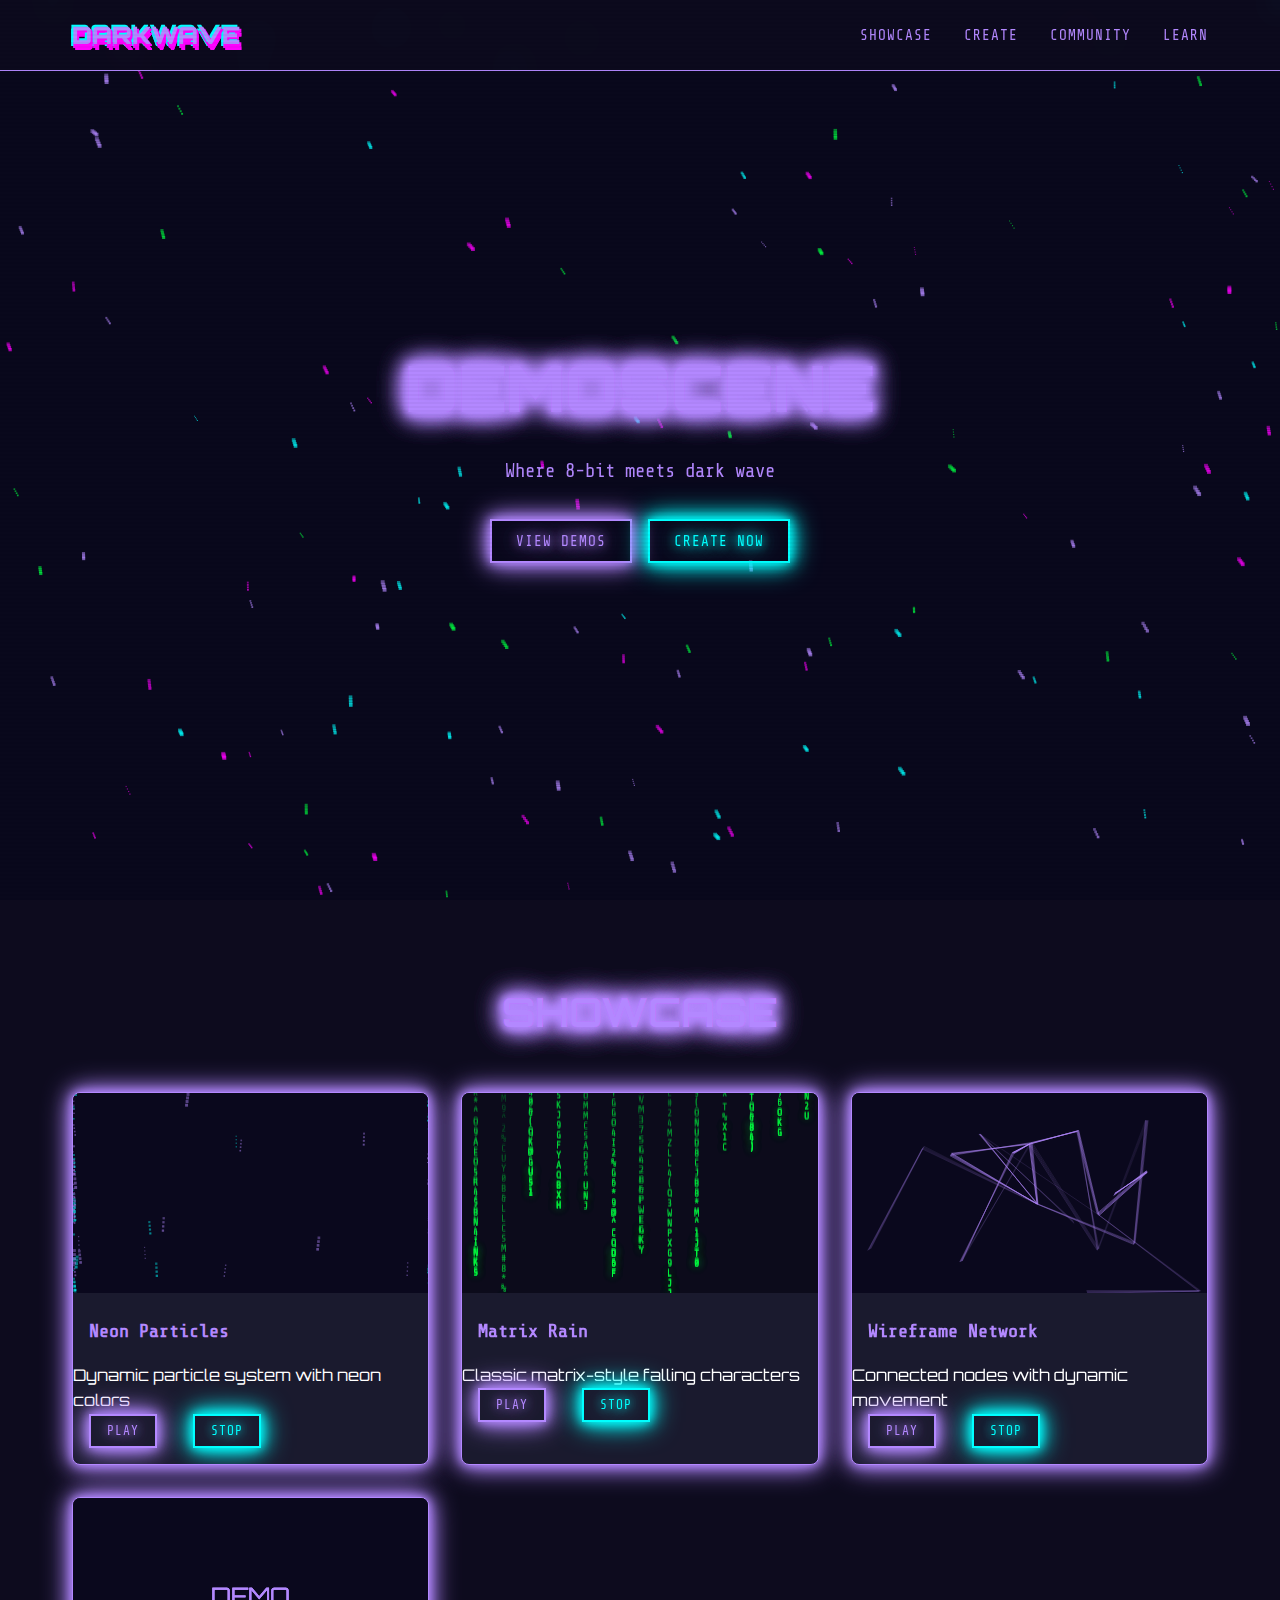
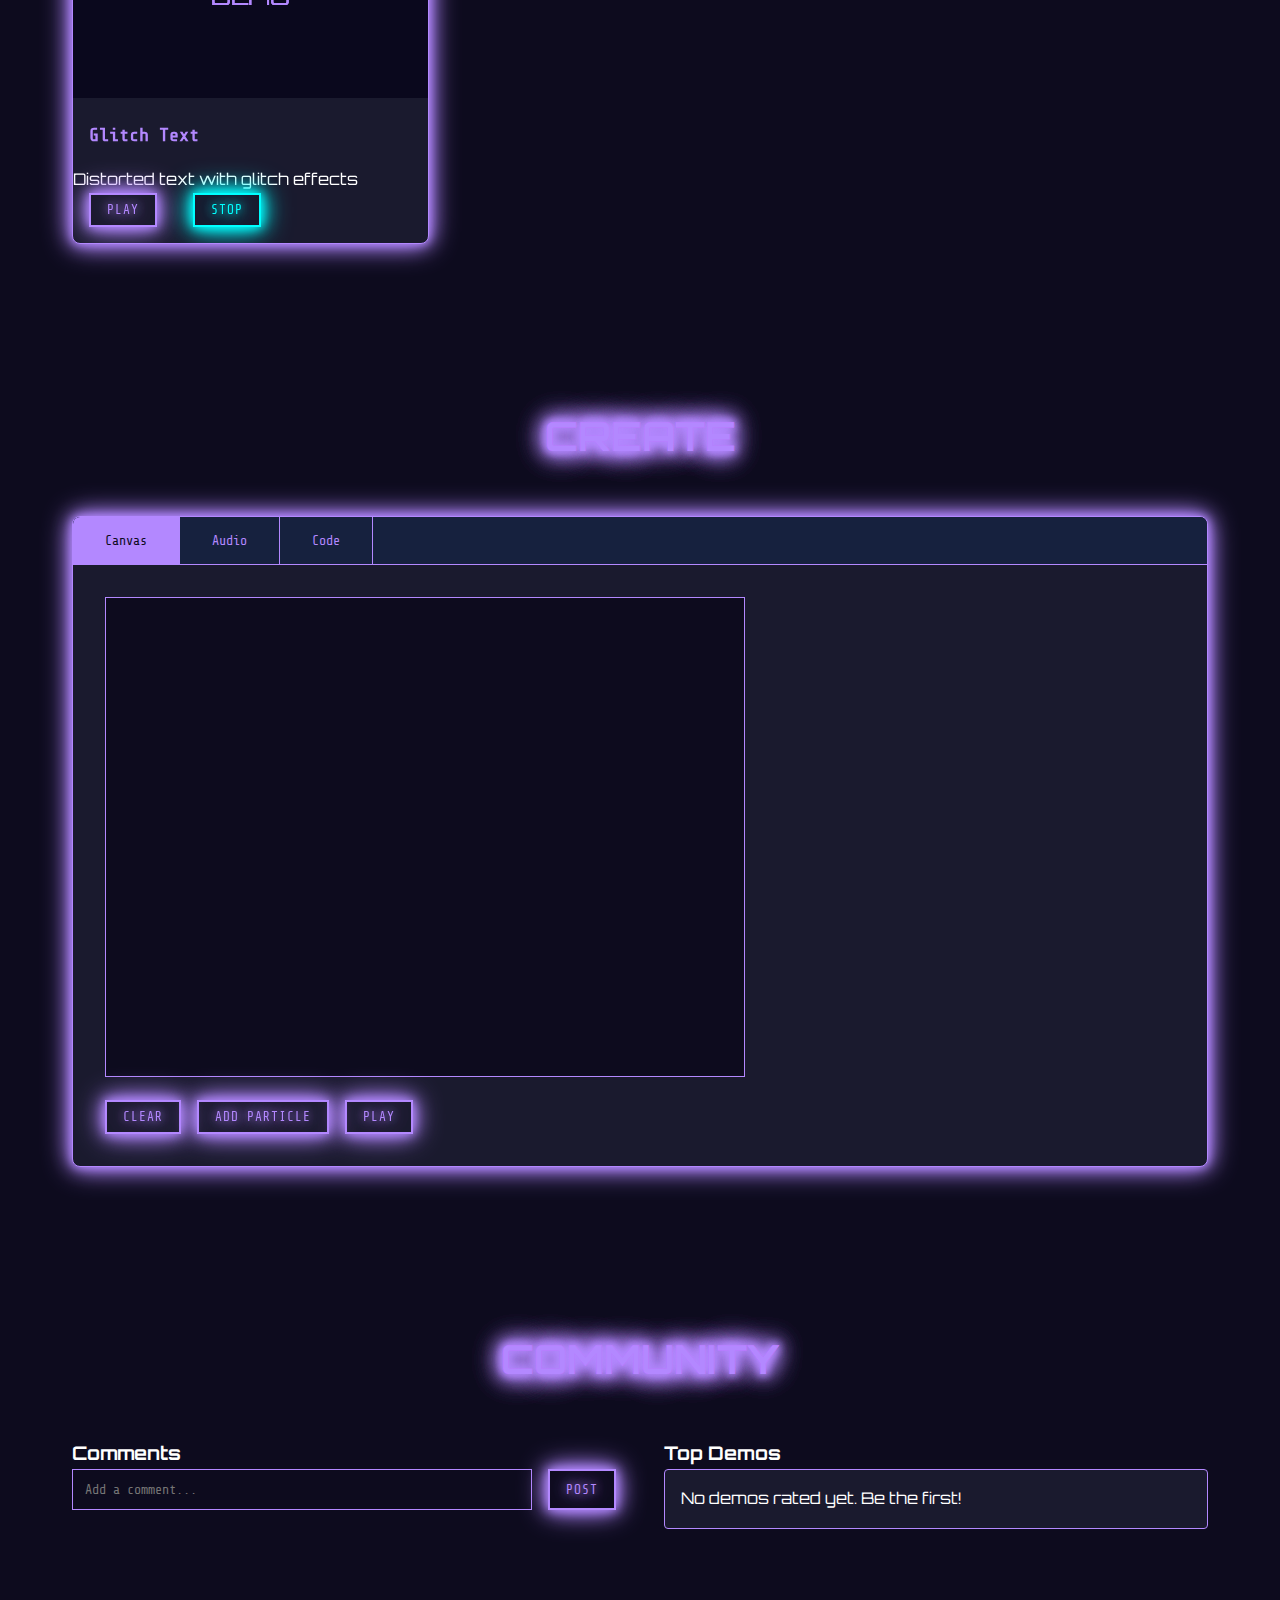
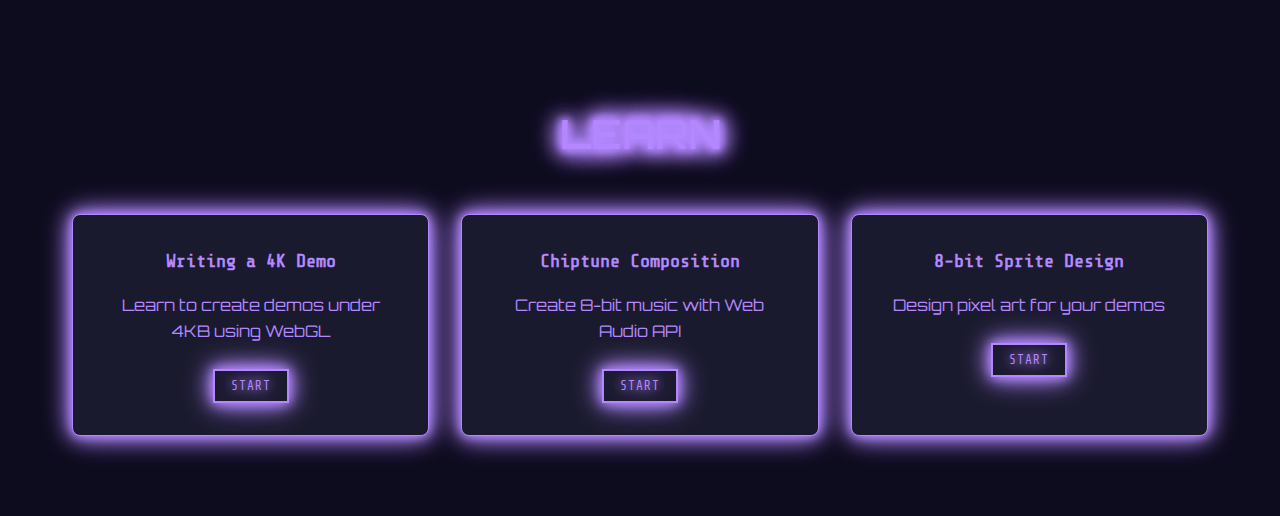
<file: demoscene.html>
<!DOCTYPE html>
<html lang="en">
<head>
    <meta charset="UTF-8">
    <meta name="viewport" content="width=device-width, initial-scale=1.0">
    <title>DarkWave Demoscene Platform</title>
    <link rel="stylesheet" href="css/DarkWave.css">
    <link rel="preconnect" href="https://fonts.googleapis.com">
    <link rel="preconnect" href="https://fonts.gstatic.com" crossorigin>
    <link href="https://fonts.googleapis.com/css2?family=Orbitron:wght@400;700;900&family=Share+Tech+Mono&display=swap" rel="stylesheet">
</head>
<body>
    <!-- Scanline overlay for CRT effect -->
    <div class="scanline"></div>
    
    <!-- Main navigation -->
    <nav class="main-nav">
        <div class="nav-container">
            <div class="logo">
                <span class="glitch" data-text="DARKWAVE">DARKWAVE</span>
            </div>
            <ul class="nav-links">
                <li><a href="#showcase" class="neon-link">Showcase</a></li>
                <li><a href="#create" class="neon-link">Create</a></li>
                <li><a href="#community" class="neon-link">Community</a></li>
                <li><a href="#learn" class="neon-link">Learn</a></li>
            </ul>
        </div>
    </nav>

    <!-- Hero section -->
    <section class="hero">
        <div class="hero-content">
            <h1 class="hero-title glitch" data-text="DEMOSCENE">DEMOSCENE</h1>
            <p class="hero-subtitle">Where 8-bit meets dark wave</p>
            <div class="hero-buttons">
                <button class="neon-button" onclick="scrollToSection('showcase')">View Demos</button>
                <button class="neon-button secondary" onclick="scrollToSection('create')">Create Now</button>
            </div>
        </div>
        <canvas id="hero-canvas" class="hero-canvas"></canvas>
    </section>

    <!-- Demo Showcase -->
    <section id="showcase" class="section">
        <div class="container">
            <h2 class="section-title glitch" data-text="SHOWCASE">SHOWCASE</h2>
            <div class="demo-gallery" id="demo-gallery">
                <!-- Demo cards will be populated by JavaScript -->
            </div>
        </div>
    </section>

    <!-- Creation Tools -->
    <section id="create" class="section">
        <div class="container">
            <h2 class="section-title glitch" data-text="CREATE">CREATE</h2>
            <div class="editor-container">
                <div class="editor-tabs">
                    <button class="tab-button active" data-tab="canvas">Canvas</button>
                    <button class="tab-button" data-tab="audio">Audio</button>
                    <button class="tab-button" data-tab="code">Code</button>
                </div>
                <div class="editor-content">
                    <div id="canvas-editor" class="editor-panel active">
                        <canvas id="editor-canvas" width="640" height="480"></canvas>
                        <div class="editor-controls">
                            <button class="neon-button small" onclick="clearCanvas()">Clear</button>
                            <button class="neon-button small" onclick="addParticle()">Add Particle</button>
                            <button class="neon-button small" onclick="playDemo()">Play</button>
                        </div>
                    </div>
                    <div id="audio-editor" class="editor-panel">
                        <div class="audio-controls">
                            <button class="neon-button small" onclick="playChiptune()">Play Chiptune</button>
                            <button class="neon-button small" onclick="stopAudio()">Stop</button>
                        </div>
                        <div class="audio-visualizer">
                            <canvas id="audio-canvas" width="400" height="200"></canvas>
                        </div>
                    </div>
                    <div id="code-editor" class="editor-panel">
                        <textarea id="code-textarea" placeholder="Write your demo code here..."></textarea>
                        <button class="neon-button small" onclick="runCode()">Run Code</button>
                    </div>
                </div>
            </div>
        </div>
    </section>

    <!-- Community Hub -->
    <section id="community" class="section">
        <div class="container">
            <h2 class="section-title glitch" data-text="COMMUNITY">COMMUNITY</h2>
            <div class="community-content">
                <div class="comments-section">
                    <h3>Comments</h3>
                    <form id="comment-form" class="comment-form">
                        <input type="text" id="comment-input" placeholder="Add a comment..." class="neon-input">
                        <button type="submit" class="neon-button small">Post</button>
                    </form>
                    <ul id="comment-list" class="comment-list"></ul>
                </div>
                <div class="leaderboard">
                    <h3>Top Demos</h3>
                    <div id="leaderboard-list" class="leaderboard-list"></div>
                </div>
            </div>
        </div>
    </section>

    <!-- Educational Resources -->
    <section id="learn" class="section">
        <div class="container">
            <h2 class="section-title glitch" data-text="LEARN">LEARN</h2>
            <div class="tutorials-grid">
                <article class="tutorial-card">
                    <h3>Writing a 4K Demo</h3>
                    <p>Learn to create demos under 4KB using WebGL</p>
                    <button class="neon-button small" onclick="loadTutorial('4k-demo')">Start</button>
                </article>
                <article class="tutorial-card">
                    <h3>Chiptune Composition</h3>
                    <p>Create 8-bit music with Web Audio API</p>
                    <button class="neon-button small" onclick="loadTutorial('chiptune')">Start</button>
                </article>
                <article class="tutorial-card">
                    <h3>8-bit Sprite Design</h3>
                    <p>Design pixel art for your demos</p>
                    <button class="neon-button small" onclick="loadTutorial('sprites')">Start</button>
                </article>
            </div>
        </div>
    </section>

    <!-- Scripts -->
    <script src="js/DarkWaveAudio.js"></script>
    <script src="js/DarkWaveCore.js"></script>
    <script src="js/demoscene.js"></script>
</body>
</html>
</file>
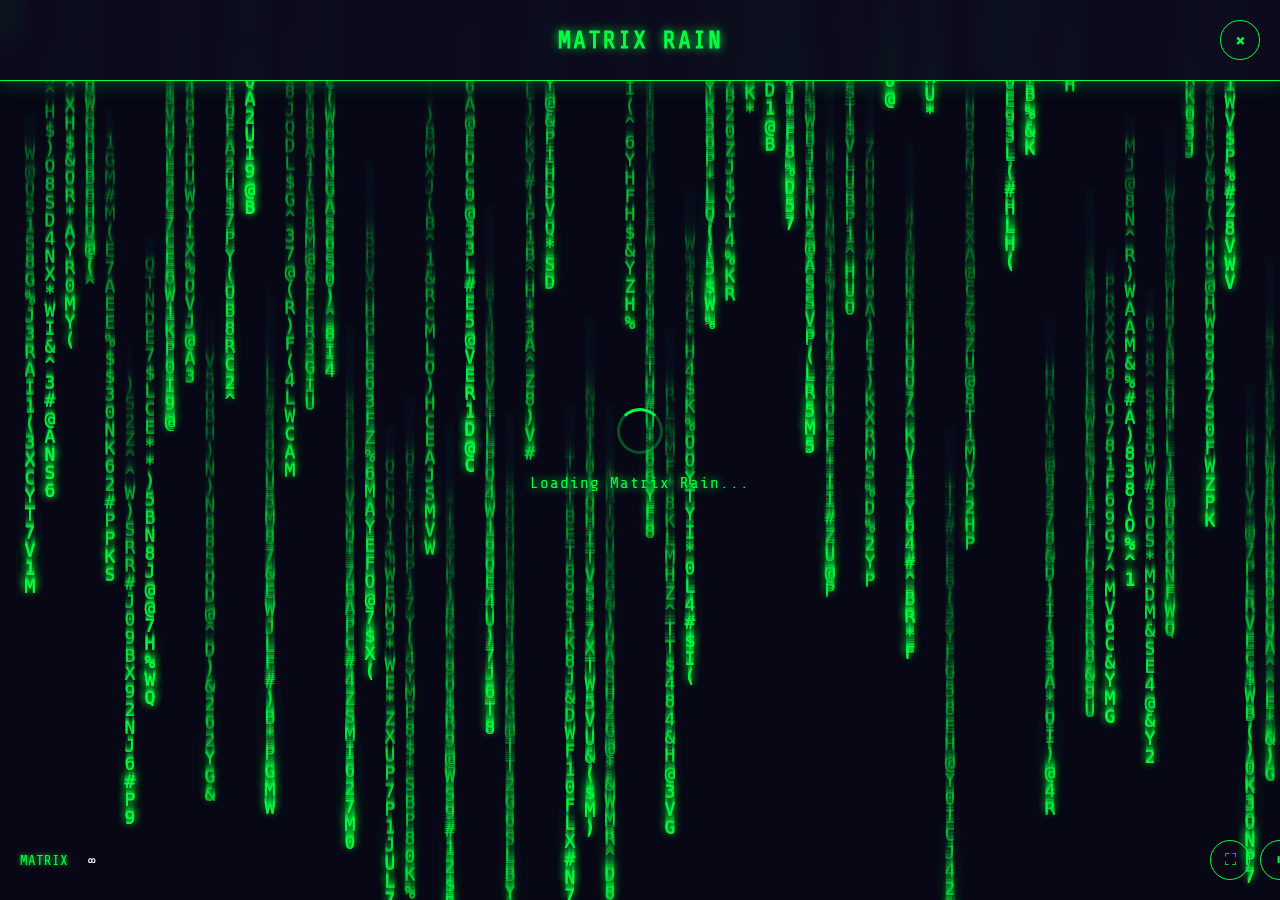
<file: matrix-demo.html>
<!DOCTYPE html>
<html lang="en">
<head>
    <meta charset="UTF-8">
    <meta name="viewport" content="width=device-width, initial-scale=1.0">
    <title>Matrix Rain Demo - DarkWave</title>
    <link rel="preconnect" href="https://fonts.googleapis.com">
    <link rel="preconnect" href="https://fonts.gstatic.com" crossorigin>
    <link href="https://fonts.googleapis.com/css2?family=Share+Tech+Mono&display=swap" rel="stylesheet">
    <style>
        body {
            margin: 0;
            padding: 0;
            background: #0d0b1e;
            overflow: hidden;
            font-family: 'Share Tech Mono', monospace;
        }
        
        #matrix-canvas {
            position: fixed;
            top: 0;
            left: 0;
            width: 100vw;
            height: 100vh;
            background: #0d0b1e;
        }
        
        .demo-header {
            position: fixed;
            top: 0;
            left: 0;
            width: 100%;
            height: 80px;
            background: rgba(13, 11, 30, 0.9);
            backdrop-filter: blur(10px);
            border-bottom: 1px solid #00ff41;
            display: flex;
            align-items: center;
            justify-content: center;
            z-index: 10001;
            box-shadow: 0 0 20px rgba(0, 255, 65, 0.3);
        }
        
        .demo-title {
            font-size: 24px;
            font-weight: 700;
            color: #00ff41;
            text-shadow: 0 0 10px #00ff41;
            letter-spacing: 2px;
            text-transform: uppercase;
        }
        
        .demo-close {
            position: absolute;
            right: 20px;
            top: 50%;
            transform: translateY(-50%);
            background: transparent;
            border: 1px solid #00ff41;
            color: #00ff41;
            width: 40px;
            height: 40px;
            border-radius: 50%;
            cursor: pointer;
            font-size: 20px;
            font-weight: bold;
            transition: all 0.3s ease;
            display: flex;
            align-items: center;
            justify-content: center;
            font-family: 'Share Tech Mono', monospace;
        }
        
        .demo-close:hover {
            background: #00ff41;
            color: #0d0b1e;
            box-shadow: 0 0 15px #00ff41;
        }
        
        .demo-controls {
            position: fixed;
            bottom: 20px;
            left: 0;
            width: 100%;
            display: flex;
            justify-content: space-between;
            align-items: center;
            padding: 0 20px;
            z-index: 10001;
        }
        
        .demo-info {
            display: flex;
            gap: 20px;
            color: #ffffff;
            font-size: 14px;
        }
        
        .demo-type {
            color: #00ff41;
            text-shadow: 0 0 5px #00ff41;
        }
        
        .demo-actions {
            display: flex;
            gap: 10px;
        }
        
        .demo-btn {
            background: transparent;
            border: 1px solid #00ff41;
            color: #00ff41;
            width: 40px;
            height: 40px;
            border-radius: 50%;
            cursor: pointer;
            font-size: 16px;
            transition: all 0.3s ease;
            display: flex;
            align-items: center;
            justify-content: center;
            font-family: 'Share Tech Mono', monospace;
        }
        
        .demo-btn:hover {
            background: #00ff41;
            color: #0d0b1e;
            box-shadow: 0 0 15px #00ff41;
        }
        
        .loading {
            position: fixed;
            top: 50%;
            left: 50%;
            transform: translate(-50%, -50%);
            z-index: 10002;
            text-align: center;
            color: #00ff41;
        }
        
        .loading-spinner {
            width: 40px;
            height: 40px;
            border: 3px solid rgba(0, 255, 65, 0.3);
            border-top: 3px solid #00ff41;
            border-radius: 50%;
            animation: spin 1s linear infinite;
            margin: 0 auto 20px;
        }
        
        @keyframes spin {
            0% { transform: rotate(0deg); }
            100% { transform: rotate(360deg); }
        }
        
        .loading-text {
            font-size: 16px;
            text-shadow: 0 0 10px #00ff41;
            letter-spacing: 1px;
        }
    </style>
</head>
<body>
    <div class="demo-header">
        <div class="demo-title">Matrix Rain</div>
        <button class="demo-close" onclick="closeDemo()">×</button>
    </div>
    
    <div class="loading" id="loading">
        <div class="loading-spinner"></div>
        <div class="loading-text">Loading Matrix Rain...</div>
    </div>
    
    <canvas id="matrix-canvas"></canvas>
    
    <div class="demo-controls">
        <div class="demo-info">
            <span class="demo-type">MATRIX</span>
            <span class="demo-duration">∞</span>
        </div>
        <div class="demo-actions">
            <button class="demo-btn" onclick="toggleFullscreen()">⛶</button>
            <button class="demo-btn" onclick="togglePause()">⏸</button>
        </div>
    </div>

    <script>
        let canvas, ctx;
        let animationId;
        let columns = [];
        let isRunning = false;
        let isPaused = false;
        
        function initCanvas() {
            canvas = document.getElementById('matrix-canvas');
            ctx = canvas.getContext('2d');
            
            // Set canvas size
            canvas.width = window.innerWidth;
            canvas.height = window.innerHeight;
            
            console.log(`Canvas initialized: ${canvas.width}x${canvas.height}`);
        }
        
        function generateMatrixChars(length) {
            const chars = 'ABCDEFGHIJKLMNOPQRSTUVWXYZ0123456789@#$%^&*()';
            const result = [];
            for (let i = 0; i < length; i++) {
                result.push(chars[Math.floor(Math.random() * chars.length)]);
            }
            return result;
        }
        
        function initMatrixRain() {
            const fontSize = 18;
            const columnCount = Math.floor(canvas.width / 20);
            
            columns = [];
            const columnWidth = canvas.width / columnCount;
            
            for (let i = 0; i < columnCount; i++) {
                columns.push({
                    x: i * columnWidth + (columnWidth / 2),
                    y: Math.random() * canvas.height,
                    speed: Math.random() * 1.5 + 0.5,
                    chars: generateMatrixChars(25),
                    brightness: Math.random()
                });
            }
            
            console.log(`Matrix rain initialized with ${columnCount} columns`);
        }
        
        function animate() {
            if (!isRunning || isPaused) return;
            
            // Clear with fade effect
            ctx.fillStyle = 'rgba(13, 11, 30, 0.15)';
            ctx.fillRect(0, 0, canvas.width, canvas.height);
            
            ctx.font = '18px monospace';
            ctx.textAlign = 'center';
            
            columns.forEach(column => {
                column.y += column.speed;
                column.brightness = Math.sin(Date.now() * 0.001 + column.x) * 0.3 + 0.7;
                
                if (column.y > canvas.height + (18 * 25)) {
                    column.y = -18 * 5;
                    column.chars = generateMatrixChars(25);
                }
                
                column.chars.forEach((char, index) => {
                    const y = column.y - (index * 18);
                    if (y > -18 && y < canvas.height + 18) {
                        const alpha = Math.max(0, 1 - (index / column.chars.length)) * column.brightness;
                        const intensity = Math.max(0.1, alpha);
                        
                        // Main character
                        ctx.fillStyle = `rgba(0, 255, 65, ${intensity})`;
                        ctx.fillText(char, column.x, y);
                        
                        // Glow effect for first few characters
                        if (index < 3) {
                            ctx.shadowColor = '#00ff41';
                            ctx.shadowBlur = 10;
                            ctx.fillStyle = `rgba(0, 255, 65, ${intensity * 0.5})`;
                            ctx.fillText(char, column.x, y);
                            ctx.shadowBlur = 0;
                        }
                    }
                });
            });
            
            animationId = requestAnimationFrame(animate);
        }
        
        function startMatrix() {
            if (isRunning) return;
            
            initCanvas();
            initMatrixRain();
            isRunning = true;
            isPaused = false;
            animate();
            
            // Hide loading
            setTimeout(() => {
                const loading = document.getElementById('loading');
                if (loading) {
                    loading.style.opacity = '0';
                    setTimeout(() => {
                        loading.style.display = 'none';
                    }, 300);
                }
            }, 1000);
        }
        
        function stopMatrix() {
            isRunning = false;
            if (animationId) {
                cancelAnimationFrame(animationId);
                animationId = null;
            }
        }
        
        function togglePause() {
            isPaused = !isPaused;
            const btn = document.querySelector('.demo-btn:nth-child(2)');
            btn.textContent = isPaused ? '▶' : '⏸';
        }
        
        function toggleFullscreen() {
            if (!document.fullscreenElement) {
                document.documentElement.requestFullscreen();
            } else {
                document.exitFullscreen();
            }
        }
        
        function closeDemo() {
            stopMatrix();
            if (document.referrer && document.referrer.includes('demoscene.html')) {
                window.history.back();
            } else {
                window.location.href = 'demoscene.html';
            }
        }
        
        // Handle window resize
        window.addEventListener('resize', () => {
            if (isRunning) {
                stopMatrix();
                setTimeout(startMatrix, 100);
            }
        });
        
        // Handle keyboard shortcuts
        document.addEventListener('keydown', (e) => {
            switch (e.key) {
                case 'Escape':
                    closeDemo();
                    break;
                case ' ':
                    e.preventDefault();
                    togglePause();
                    break;
                case 'f':
                case 'F':
                    toggleFullscreen();
                    break;
            }
        });
        
        // Initialize on load
        document.addEventListener('DOMContentLoaded', () => {
            console.log('Matrix Rain Demo loaded');
            startMatrix();
        });
    </script>
</body>
</html>
</file>
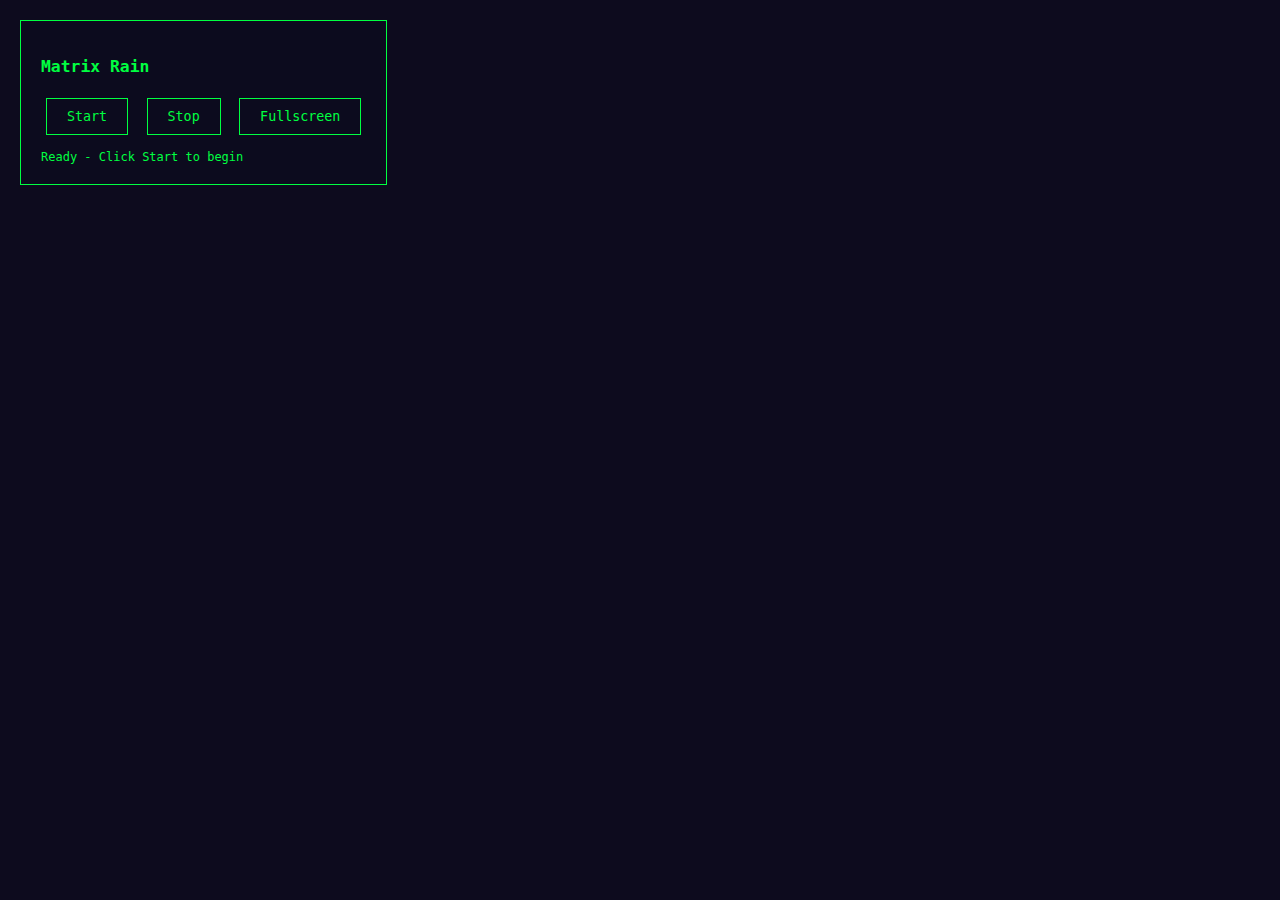
<file: matrix-standalone.html>
<!DOCTYPE html>
<html lang="en">
<head>
    <meta charset="UTF-8">
    <meta name="viewport" content="width=device-width, initial-scale=1.0">
    <title>Matrix Rain - Standalone</title>
    <style>
        body {
            margin: 0;
            padding: 0;
            background: #0d0b1e;
            overflow: hidden;
            font-family: 'Share Tech Mono', monospace;
        }
        
        #matrix-canvas {
            position: fixed;
            top: 0;
            left: 0;
            width: 100vw;
            height: 100vh;
            background: #0d0b1e;
        }
        
        .controls {
            position: fixed;
            top: 20px;
            left: 20px;
            z-index: 1000;
            color: #00ff41;
            font-size: 14px;
            background: rgba(13, 11, 30, 0.8);
            padding: 20px;
            border: 1px solid #00ff41;
        }
        
        button {
            background: transparent;
            border: 1px solid #00ff41;
            color: #00ff41;
            padding: 10px 20px;
            margin: 5px;
            cursor: pointer;
            font-family: 'Share Tech Mono', monospace;
        }
        
        button:hover {
            background: #00ff41;
            color: #0d0b1e;
        }
        
        .status {
            margin-top: 10px;
            font-size: 12px;
        }
    </style>
</head>
<body>
    <canvas id="matrix-canvas"></canvas>
    <div class="controls">
        <h3>Matrix Rain</h3>
        <button onclick="startMatrix()">Start</button>
        <button onclick="stopMatrix()">Stop</button>
        <button onclick="toggleFullscreen()">Fullscreen</button>
        <div class="status" id="status">Ready</div>
    </div>

    <script>
        let canvas, ctx;
        let animationId;
        let columns = [];
        let isRunning = false;
        
        function updateStatus(message) {
            document.getElementById('status').textContent = message;
            console.log(message);
        }
        
        function initCanvas() {
            canvas = document.getElementById('matrix-canvas');
            ctx = canvas.getContext('2d');
            
            // Set canvas size
            canvas.width = window.innerWidth;
            canvas.height = window.innerHeight;
            
            updateStatus(`Canvas initialized: ${canvas.width}x${canvas.height}`);
        }
        
        function generateMatrixChars(length) {
            const chars = 'ABCDEFGHIJKLMNOPQRSTUVWXYZ0123456789@#$%^&*()';
            const result = [];
            for (let i = 0; i < length; i++) {
                result.push(chars[Math.floor(Math.random() * chars.length)]);
            }
            return result;
        }
        
        function initMatrixRain() {
            const fontSize = 18;
            const columnCount = Math.floor(canvas.width / 20);
            
            columns = [];
            const columnWidth = canvas.width / columnCount;
            
            for (let i = 0; i < columnCount; i++) {
                columns.push({
                    x: i * columnWidth + (columnWidth / 2),
                    y: Math.random() * canvas.height,
                    speed: Math.random() * 1.5 + 0.5,
                    chars: generateMatrixChars(25),
                    brightness: Math.random()
                });
            }
            
            updateStatus(`Matrix rain initialized with ${columnCount} columns`);
        }
        
        function animate() {
            if (!isRunning) return;
            
            // Clear with fade effect
            ctx.fillStyle = 'rgba(13, 11, 30, 0.15)';
            ctx.fillRect(0, 0, canvas.width, canvas.height);
            
            ctx.font = '18px monospace';
            ctx.textAlign = 'center';
            
            columns.forEach(column => {
                column.y += column.speed;
                column.brightness = Math.sin(Date.now() * 0.001 + column.x) * 0.3 + 0.7;
                
                if (column.y > canvas.height + (18 * 25)) {
                    column.y = -18 * 5;
                    column.chars = generateMatrixChars(25);
                }
                
                column.chars.forEach((char, index) => {
                    const y = column.y - (index * 18);
                    if (y > -18 && y < canvas.height + 18) {
                        const alpha = Math.max(0, 1 - (index / column.chars.length)) * column.brightness;
                        const intensity = Math.max(0.1, alpha);
                        
                        // Main character
                        ctx.fillStyle = `rgba(0, 255, 65, ${intensity})`;
                        ctx.fillText(char, column.x, y);
                        
                        // Glow effect for first few characters
                        if (index < 3) {
                            ctx.shadowColor = '#00ff41';
                            ctx.shadowBlur = 10;
                            ctx.fillStyle = `rgba(0, 255, 65, ${intensity * 0.5})`;
                            ctx.fillText(char, column.x, y);
                            ctx.shadowBlur = 0;
                        }
                    }
                });
            });
            
            animationId = requestAnimationFrame(animate);
        }
        
        function startMatrix() {
            if (isRunning) {
                updateStatus('Matrix rain is already running');
                return;
            }
            
            initCanvas();
            initMatrixRain();
            isRunning = true;
            animate();
            updateStatus('Matrix rain started');
        }
        
        function stopMatrix() {
            if (!isRunning) {
                updateStatus('Matrix rain is not running');
                return;
            }
            
            isRunning = false;
            if (animationId) {
                cancelAnimationFrame(animationId);
                animationId = null;
            }
            updateStatus('Matrix rain stopped');
        }
        
        function toggleFullscreen() {
            if (!document.fullscreenElement) {
                document.documentElement.requestFullscreen();
            } else {
                document.exitFullscreen();
            }
        }
        
        // Handle window resize
        window.addEventListener('resize', () => {
            if (isRunning) {
                stopMatrix();
                setTimeout(startMatrix, 100);
            }
        });
        
        // Initialize on load
        document.addEventListener('DOMContentLoaded', () => {
            initCanvas();
            updateStatus('Ready - Click Start to begin');
        });
    </script>
</body>
</html>
</file>
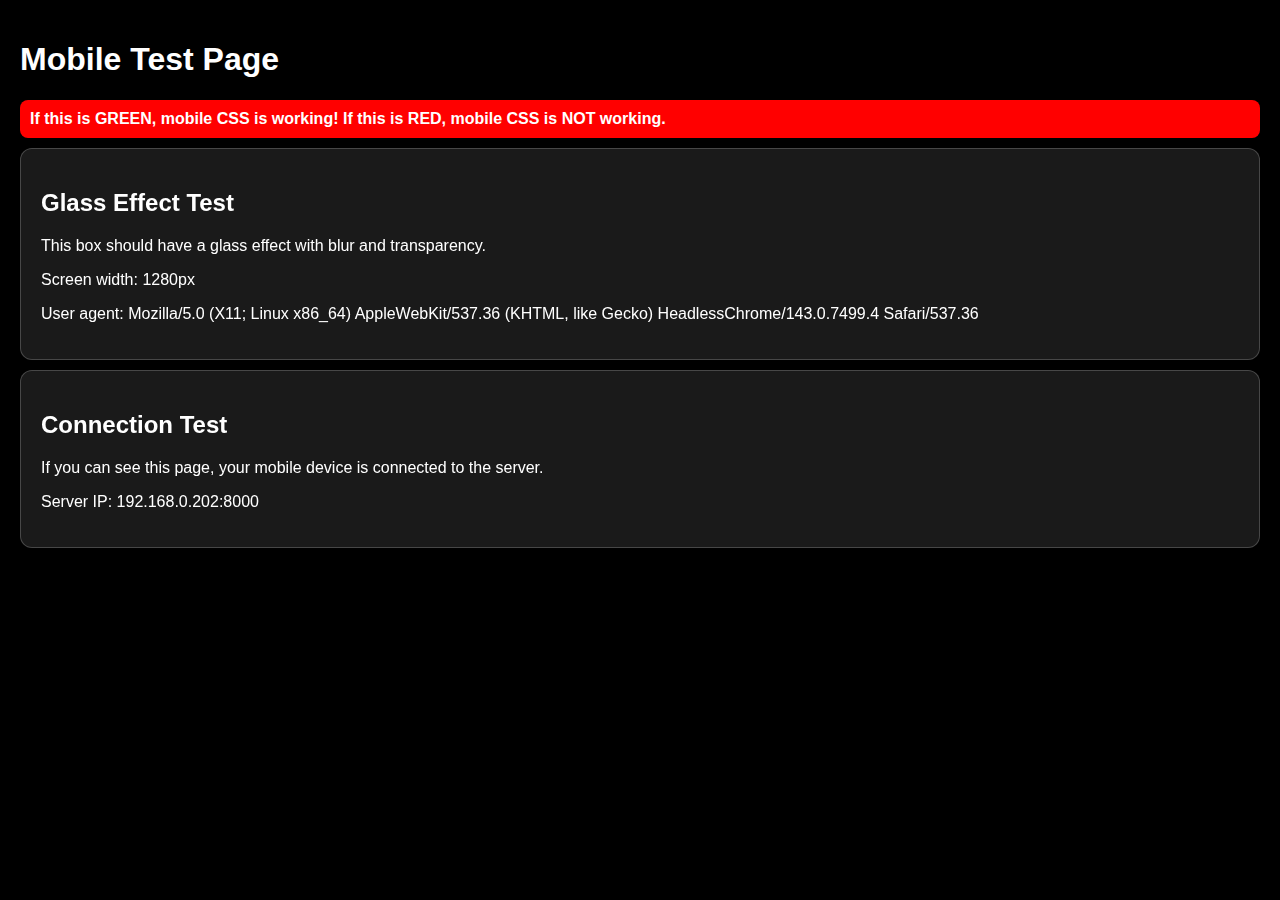
<file: mobile-test.html>
<!DOCTYPE html>
<html lang="en">
<head>
    <meta charset="UTF-8">
    <meta name="viewport" content="width=device-width, initial-scale=1.0, user-scalable=no">
    <title>Mobile Test - neuOS</title>
    <style>
        body {
            font-family: Arial, sans-serif;
            margin: 0;
            padding: 20px;
            background: #000;
            color: white;
        }
        
        .test-box {
            background: rgba(255, 255, 255, 0.1);
            backdrop-filter: blur(8px);
            -webkit-backdrop-filter: blur(8px);
            border: 1px solid rgba(255, 255, 255, 0.2);
            padding: 20px;
            margin: 10px 0;
            border-radius: 12px;
        }
        
        .mobile-indicator {
            background: red;
            color: white;
            padding: 10px;
            margin: 10px 0;
            border-radius: 8px;
            font-weight: bold;
        }
        
        @media (max-width: 768px) {
            .mobile-indicator {
                background: green;
                content: "MOBILE DETECTED!";
            }
        }
    </style>
</head>
<body>
    <h1>Mobile Test Page</h1>
    
    <div class="mobile-indicator">
        If this is GREEN, mobile CSS is working!
        If this is RED, mobile CSS is NOT working.
    </div>
    
    <div class="test-box">
        <h2>Glass Effect Test</h2>
        <p>This box should have a glass effect with blur and transparency.</p>
        <p>Screen width: <span id="screen-width"></span>px</p>
        <p>User agent: <span id="user-agent"></span></p>
    </div>
    
    <div class="test-box">
        <h2>Connection Test</h2>
        <p>If you can see this page, your mobile device is connected to the server.</p>
        <p>Server IP: 192.168.0.202:8000</p>
    </div>
    
    <script>
        document.getElementById('screen-width').textContent = window.innerWidth;
        document.getElementById('user-agent').textContent = navigator.userAgent;
        
        // Test backdrop-filter support
        const testElement = document.createElement('div');
        testElement.style.backdropFilter = 'blur(1px)';
        const backdropFilterSupported = testElement.style.backdropFilter !== '';
        
        console.log('Backdrop filter supported:', backdropFilterSupported);
        console.log('Screen width:', window.innerWidth);
        console.log('User agent:', navigator.userAgent);
    </script>
</body>
</html>
</file>
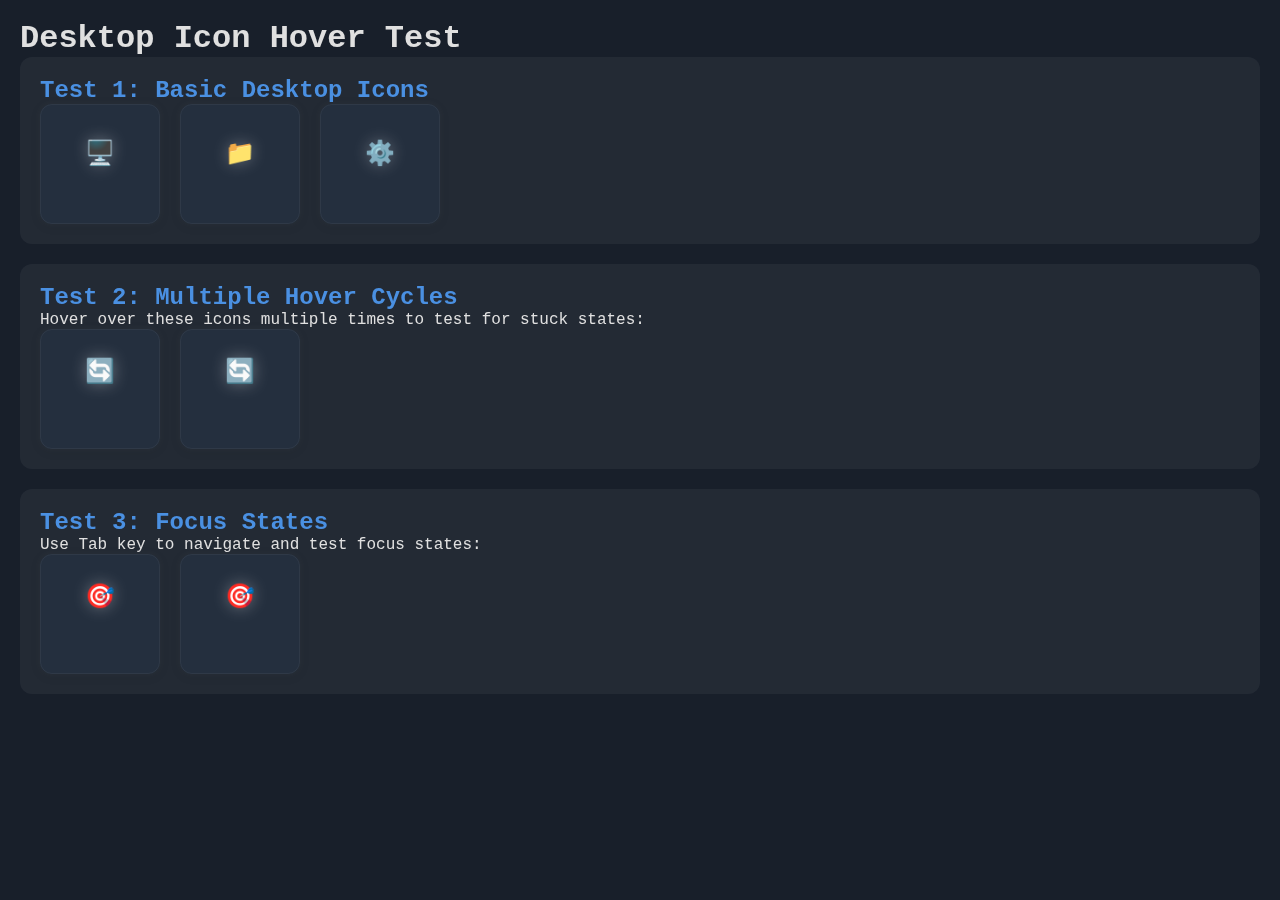
<file: test-desktop-hover.html>
<!DOCTYPE html>
<html lang="en">
<head>
    <meta charset="UTF-8">
    <meta name="viewport" content="width=device-width, initial-scale=1.0">
    <title>Desktop Icon Hover Test</title>
    <link rel="stylesheet" href="_variables.css">
    <link rel="stylesheet" href="_desktop.css">
    <link rel="stylesheet" href="theme.css">
    <style>
        body {
            background: #181f2a;
            color: #eaf1fb;
            font-family: 'Inter', sans-serif;
            margin: 0;
            padding: 20px;
        }
        .test-container {
            display: flex;
            gap: 20px;
            flex-wrap: wrap;
        }
        .test-section {
            background: rgba(255,255,255,0.05);
            padding: 20px;
            border-radius: 12px;
            margin-bottom: 20px;
        }
        h2 {
            color: #4a90e2;
            margin-top: 0;
        }
    </style>
</head>
<body>
    <h1>Desktop Icon Hover Test</h1>
    
    <div class="test-section">
        <h2>Test 1: Basic Desktop Icons</h2>
        <div class="test-container">
            <div class="desktop-icon" data-app="test1">
                <div class="icon">🖥️</div>
                <div class="label">Test App 1</div>
            </div>
            <div class="desktop-icon" data-app="test2">
                <div class="icon">📁</div>
                <div class="label">Test App 2</div>
            </div>
            <div class="desktop-icon" data-app="test3">
                <div class="icon">⚙️</div>
                <div class="label">Test App 3</div>
            </div>
        </div>
    </div>
    
    <div class="test-section">
        <h2>Test 2: Multiple Hover Cycles</h2>
        <p>Hover over these icons multiple times to test for stuck states:</p>
        <div class="test-container">
            <div class="desktop-icon" data-app="cycle1">
                <div class="icon">🔄</div>
                <div class="label">Cycle Test 1</div>
            </div>
            <div class="desktop-icon" data-app="cycle2">
                <div class="icon">🔄</div>
                <div class="label">Cycle Test 2</div>
            </div>
        </div>
    </div>
    
    <div class="test-section">
        <h2>Test 3: Focus States</h2>
        <p>Use Tab key to navigate and test focus states:</p>
        <div class="test-container">
            <div class="desktop-icon" data-app="focus1" tabindex="0">
                <div class="icon">🎯</div>
                <div class="label">Focus Test 1</div>
            </div>
            <div class="desktop-icon" data-app="focus2" tabindex="0">
                <div class="icon">🎯</div>
                <div class="label">Focus Test 2</div>
            </div>
        </div>
    </div>
    
    <script>
        // Test the reset functionality
        function testResetFunctionality() {
            const icons = document.querySelectorAll('.desktop-icon');
            icons.forEach(icon => {
                icon.addEventListener('mouseleave', () => {
                    console.log('Mouse left:', icon.dataset.app);
                    // Remove any inline styles
                    icon.style.removeProperty('border-color');
                    icon.style.removeProperty('box-shadow');
                    icon.style.removeProperty('background');
                    icon.style.removeProperty('transform');
                    
                    const label = icon.querySelector('.label');
                    if (label) {
                        label.style.removeProperty('opacity');
                        label.style.removeProperty('transform');
                        label.style.removeProperty('color');
                    }
                    
                    const iconEl = icon.querySelector('.icon');
                    if (iconEl) {
                        iconEl.style.removeProperty('color');
                    }
                });
                
                icon.addEventListener('mouseenter', () => {
                    console.log('Mouse entered:', icon.dataset.app);
                    // Small delay to ensure CSS takes over properly
                    setTimeout(() => {
                        icon.style.removeProperty('border-color');
                        icon.style.removeProperty('box-shadow');
                        icon.style.removeProperty('background');
                        icon.style.removeProperty('transform');
                    }, 10);
                });
            });
        }
        
        // Initialize test when DOM is ready
        document.addEventListener('DOMContentLoaded', testResetFunctionality);
    </script>
</body>
</html>
</file>
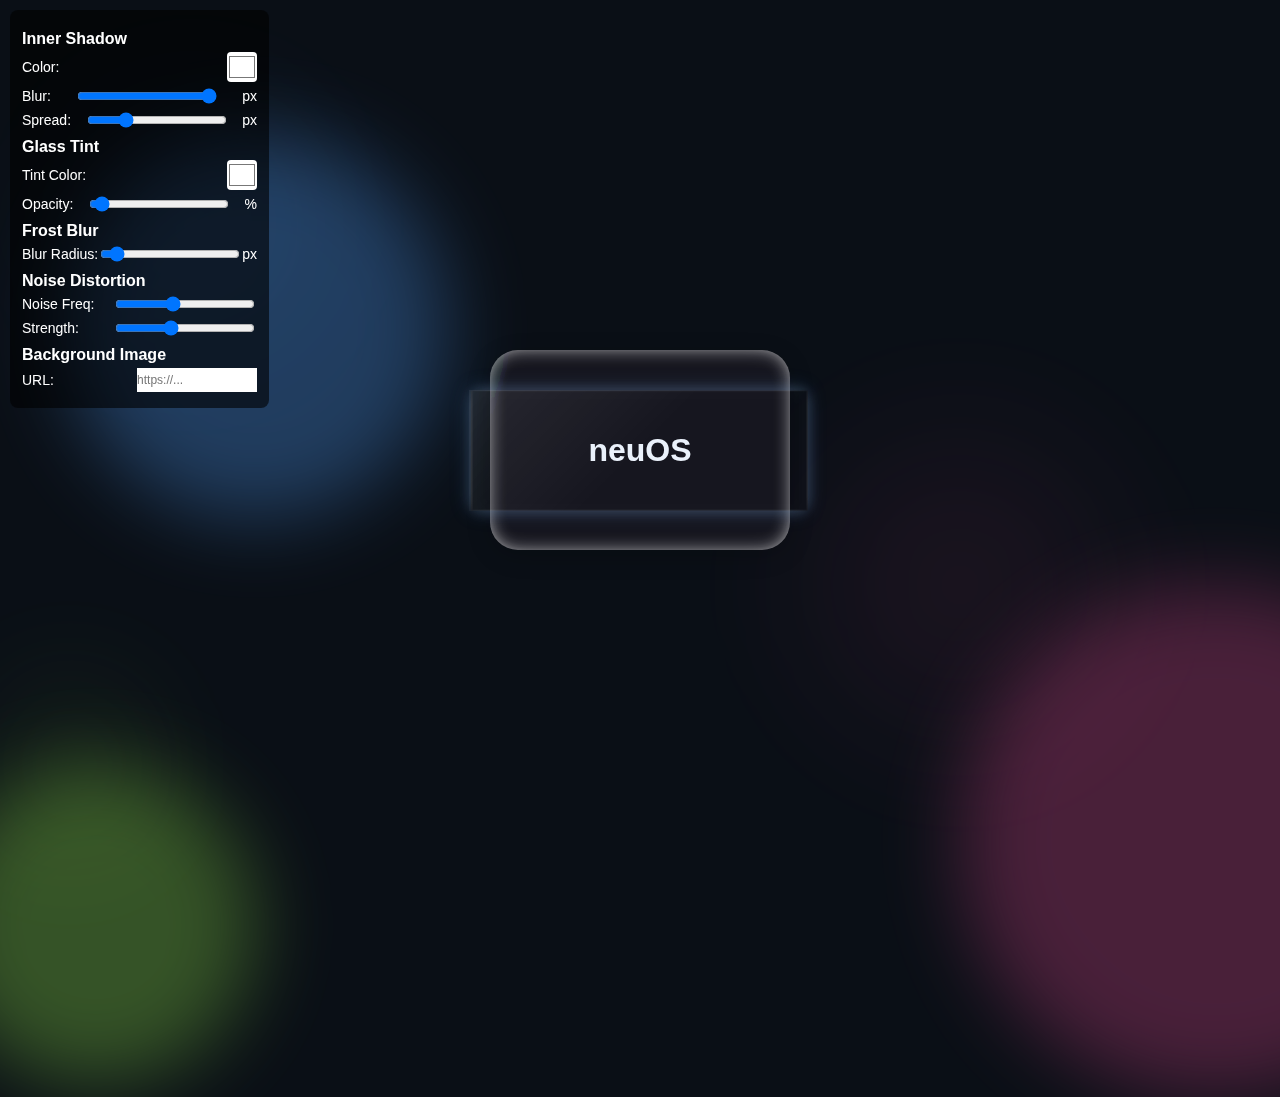
<file: test-glass-integration.html>
<!DOCTYPE html>
<html lang="en">
<head>
    <meta charset="UTF-8">
    <meta name="viewport" content="width=device-width, initial-scale=1.0">
    <title>True test1 Glass Theme Integration - neuOS</title>
    <style>
        :root {
            /* Inner shadow */
            --shadow-offset: 0;
            --shadow-blur: 20px;
            --shadow-spread: -5px;
            --shadow-color: rgba(255, 255, 255, 0.7);

            /* Painted glass */
            --tint-color: 255, 255, 255;
            --tint-opacity: 0.4;

            /* Background frost */
            --frost-blur: 2px;

            /* SVG noise/distortion */
            --noise-frequency: 0.008;
            --distortion-strength: 77;

            /* Outer shadow blur */
            --outer-shadow-blur: 24px;
        }

        body {
            margin: 0;
            width: 100vw;
            height: 100vh;
            display: flex;
            align-items: center;
            justify-content: center;
            background: #0a0f16;
            font-family: -apple-system, BlinkMacSystemFont, 'Segoe UI', Roboto, Helvetica, Arial, sans-serif;
            position: relative;
            max-width: 100vw;
            max-height: 100vh;
            overflow: hidden;
        }

        body::before {
            content: '';
            position: absolute;
            inset: 0;
            background:
                radial-gradient(circle 350px at 15% 25%, rgba(74, 144, 226, 0.15), transparent 50%),
                radial-gradient(circle 450px at 75% 65%, rgba(226, 74, 144, 0.12), transparent 50%),
                radial-gradient(circle 250px at 5% 85%, rgba(144, 226, 74, 0.14), transparent 50%);
            filter: blur(60px);
            opacity: 0.85;
            pointer-events: none;
            z-index: 0;
        }

        #controls {
            position: fixed;
            top: 10px;
            left: 10px;
            background: rgba(0, 0, 0, 0.6);
            color: #fff;
            padding: 12px;
            border-radius: 8px;
            font-size: 14px;
            max-width: 280px;
            max-height: 90vh;
            overflow-y: auto;
            z-index: 1000;
        }

        #controls h2 {
            margin: 8px 0 4px;
            font-size: 16px;
        }

        #controls label {
            display: flex;
            justify-content: space-between;
            align-items: center;
            margin: 4px 0;
        }

        #controls input[type=range] {
            width: 140px;
        }

        #controls input[type=color],
        #controls input[type=text] {
            border: none;
            padding: 0;
            width: 120px;
            height: 24px;
            background: #fff;
            color: #000;
            font-size: 12px;
        }

        .test-container {
            display: flex;
            align-items: center;
            justify-content: center;
            height: 100vh;
            width: 100vw;
            position: relative;
            z-index: 1;
        }

        .glassDiv {
            position: absolute;
            width: 300px;
            height: 200px;
            border-radius: 28px;
            cursor: move;
            isolation: isolate;
            touch-action: none;
            box-shadow: 0px 6px var(--outer-shadow-blur) rgba(0, 0, 0, 0.2);
            display: flex;
            align-items: center;
            justify-content: center;
            color: #eaf1fb;
            font-size: 2rem;
            font-weight: 600;
        }

        .glassDiv::before {
            content: '';
            position: absolute;
            inset: 0;
            z-index: 0;
            border-radius: 28px;
            box-shadow:
                inset var(--shadow-offset) var(--shadow-offset) var(--shadow-blur) var(--shadow-spread) var(--shadow-color);
            background-color: rgba(var(--tint-color), var(--tint-opacity));
        }

        .glassDiv::after {
            content: '';
            position: absolute;
            inset: 0;
            z-index: -1;
            border-radius: 28px;
            backdrop-filter: blur(var(--frost-blur));
            filter: url(#glass-distortion);
            isolation: isolate;
            -webkit-backdrop-filter: blur(var(--frost-blur));
            -webkit-filter: url("#glass-distortion");
        }

        /* Breathing Title Effect */
        .breathing-title {
            font-size: 6.5rem;
            font-weight: 900;
            color: transparent;
            margin: 0;
            white-space: nowrap;
            position: relative;
            z-index: 2;
            animation: breathingPulse 5.5s ease-in-out infinite;
            transform: translateZ(20px);
        }

        .glass-text-container {
            position: relative;
            perspective: 1500px;
            transform-style: preserve-3d;
            will-change: transform;
        }

        .glass-layer {
            position: absolute;
            top: 0;
            left: 0;
            width: 100%;
            height: 100%;
            backdrop-filter: blur(8px) saturate(150%) brightness(120%);
            -webkit-backdrop-filter: blur(8px) saturate(150%) brightness(120%);
            background: rgba(255, 255, 255, 0.005);
            z-index: 1;
            transform: translateZ(10px);
            box-shadow: 0 0 20px rgba(74, 144, 226, 0.3);
        }

        .glass-reflection {
            position: absolute;
            top: 0;
            left: 0;
            width: 100%;
            height: 100%;
            background: linear-gradient(135deg, rgba(255, 255, 255, 0.15) 0%, transparent 50%);
            opacity: 0.5;
            mix-blend-mode: screen;
            z-index: 3;
            transform: translateZ(25px);
        }

        .glass-edge {
            position: absolute;
            top: 0;
            left: 0;
            width: 100%;
            height: 100%;
            box-shadow: 0 0 15px rgba(255, 255, 255, 0.2);
            z-index: 0;
            transform: translateZ(-5px);
        }

        @keyframes breathingPulse {
            0%, 100% {
                transform: scale(1) translateZ(20px);
            }
            50% {
                transform: scale(1.02) translateZ(30px);
            }
        }

        .bg-elements {
            position: absolute;
            inset: 0;
            z-index: 0;
            pointer-events: none;
            animation: subtleMove 25s ease-in-out infinite alternate;
        }

        .shape {
            position: absolute;
            border-radius: 50%;
            filter: blur(40px);
            opacity: 0.65;
            animation: float 20s ease-in-out infinite;
        }

        .shape1 {
            top: 15%;
            left: 5%;
            width: 30vw;
            height: 30vw;
            background: rgba(74, 144, 226, 0.55);
        }

        .shape2 {
            top: 65%;
            left: 75%;
            width: 40vw;
            height: 40vw;
            background: rgba(226, 74, 144, 0.45);
            animation-delay: -7s;
        }

        .shape3 {
            top: 85%;
            left: -5%;
            width: 25vw;
            height: 25vw;
            background: rgba(144, 226, 74, 0.5);
            animation-delay: -14s;
        }

        @keyframes float {
            0%, 100% { transform: translateY(0) rotate(0deg); }
            50% { transform: translateY(-40px) rotate(10deg); }
        }

        @keyframes subtleMove {
            0% { transform: translate(0, 0); }
            100% { transform: translate(20px, 25px); }
        }

        @media (max-width: 600px) {
            .glassDiv {
                top: 30%;
                width: 250px;
                height: 120px;
            }

            #controls {
                top: auto;
                bottom: 0;
                left: 0;
                width: 100%;
                max-width: 94%;
                border-radius: 0;
            }

            #controls input[type=range],
            #controls input[type=text] {
                width: 100%;
            }
        }
    </style>
</head>
<body>
    <div id="controls">
        <h2>Inner Shadow</h2>
        <label>Color: <input type="color" id="shadow-color" value="#ffffff"
                style="width: 30px; height: 30px; border-radius: 4px;" /></label>
        <label>Blur: <input type="range" id="shadow-blur" min="0" max="20" value="20" />px</label>
        <label>Spread: <input type="range" id="shadow-spread" min="-10" max="10" value="-5" />px</label>

        <h2>Glass Tint</h2>
        <label>Tint Color: <input type="color" id="tint-color" value="#ffffff"
                style="width: 30px; height: 30px; border-radius: 4px;" /></label>
        <label>Opacity: <input type="range" id="tint-opacity" min="0" max="100" value="4" />%</label>

        <h2>Frost Blur</h2>
        <label>Blur Radius: <input type="range" id="frost-blur" min="0" max="30" value="2" />px</label>

        <h2>Noise Distortion</h2>
        <label>Noise Freq: <input type="range" id="noise-frequency" min="0" max="0.02" step="0.001"
                value="0.008" /></label>
        <label>Strength: <input type="range" id="distortion-strength" min="0" max="200" value="77" /></label>

        <h2>Background Image</h2>
        <label>URL: <input type="text" id="bg-url" placeholder="https://..." /></label>
    </div>

    <div class="test-container">
        <!-- Draggable Glass Element -->
        <div class="glassDiv">neuOS</div>
        
        <!-- Breathing Title Effect -->
        <div class="glass-text-container">
            <h1 class="breathing-title">neuOS</h1>
            <div class="glass-layer"></div>
            <div class="glass-reflection"></div>
            <div class="glass-edge"></div>
        </div>
    </div>

    <!-- Background Shapes -->
    <div class="bg-elements">
        <div class="shape shape1"></div>
        <div class="shape shape2"></div>
        <div class="shape shape3"></div>
    </div>

    <!-- Glass Distortion SVG Filter -->
    <svg xmlns="http://www.w3.org/2000/svg" width="0" height="0" style="position:absolute; overflow:hidden">
        <defs>
            <filter id="glass-distortion" x="0%" y="0%" width="100%" height="100%">
                <feTurbulence type="fractalNoise" baseFrequency="0.008 0.008" numOctaves="2" seed="92" result="noise" />
                <feGaussianBlur in="noise" stdDeviation="2" result="blurred" />
                <feDisplacementMap in="SourceGraphic" in2="blurred" scale="77" xChannelSelector="R"
                    yChannelSelector="G" />
            </filter>
        </defs>
    </svg>

    <script>
        (function () {
            const root = document.documentElement;
            function setVar(name, val) { root.style.setProperty(name, val); }

            function updateSVG() {
                const freq = parseFloat(document.getElementById('noise-frequency').value);
                const scale = document.getElementById('distortion-strength').value;
                document.querySelector('feTurbulence').setAttribute('baseFrequency', `${freq} ${freq}`);
                document.querySelector('feDisplacementMap').setAttribute('scale', scale);
            }

            function updateBackground() {
                const url = document.getElementById('bg-url').value;
                if (url) {
                    document.body.style.background = `url('${url}') center/cover no-repeat`;
                }
            }

            const controls = {
                'shadow-color': ['--shadow-color', v => v],
                'shadow-blur': ['--shadow-blur', v => v + 'px'],
                'shadow-spread': ['--shadow-spread', v => v + 'px'],
                'tint-color': ['--tint-color', v => v.match(/\w\w/g).map(h => parseInt(h, 16)).join(',')],
                'tint-opacity': ['--tint-opacity', v => v / 100],
                'frost-blur': ['--frost-blur', v => v + 'px'],
            };

            function updateAll() {
                Object.entries(controls).forEach(([id, [cssVar, fn]]) => {
                    const el = document.getElementById(id);
                    if (el) setVar(cssVar, fn(el.value));
                });

                updateSVG();
                updateBackground();
            }

            document.querySelectorAll('#controls input').forEach(i =>
                i.addEventListener('input', updateAll)
            );
            updateAll();
        })();

        // Draggable functionality
        dragElement(document.querySelector('.glassDiv'));
        function dragElement(elmnt) {
            let startX = 0, startY = 0;

            const onPointerDown = e => {
                e.preventDefault();
                const rect = elmnt.getBoundingClientRect();
                elmnt.style.position = 'absolute';
                elmnt.style.top = rect.top + 'px';
                elmnt.style.left = rect.left + 'px';
                elmnt.style.transform = 'none';

                startX = e.clientX;
                startY = e.clientY;
                document.addEventListener('pointermove', onPointerMove);
                document.addEventListener('pointerup', onPointerUp, { once: true });
            };

            const onPointerMove = e => {
                e.preventDefault();
                const dx = e.clientX - startX;
                const dy = e.clientY - startY;
                startX = e.clientX;
                startY = e.clientY;
                elmnt.style.left = (elmnt.offsetLeft + dx) + 'px';
                elmnt.style.top = (elmnt.offsetTop + dy) + 'px';
            };

            const onPointerUp = () => {
                document.removeEventListener('pointermove', onPointerMove);
            };

            elmnt.addEventListener('pointerdown', onPointerDown);
        }
    </script>
</body>
</html>
</file>
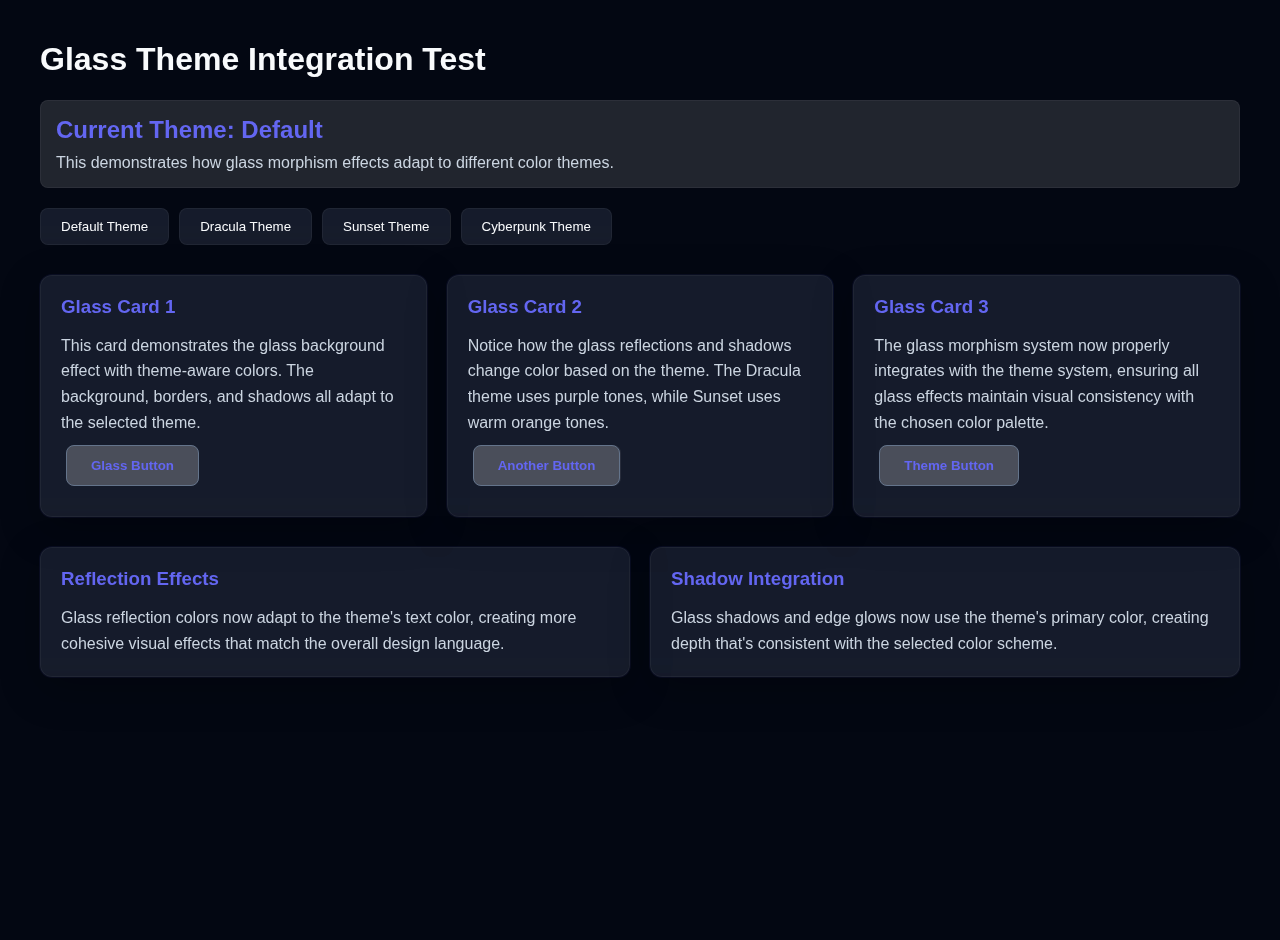
<file: test-glass-themes.html>
<!DOCTYPE html>
<html lang="en">
<head>
    <meta charset="UTF-8">
    <meta name="viewport" content="width=device-width, initial-scale=1.0">
    <title>Glass Theme Test - neuOS</title>
    <link rel="stylesheet" href="css/design-tokens.css">
    <link rel="stylesheet" href="css/glass.css">
    <style>
        body {
            margin: 0;
            padding: 20px;
            min-height: 100vh;
            background: var(--color-background-dark);
            color: var(--color-text-primary);
            font-family: var(--font-family-primary);
        }
        
        .test-container {
            max-width: 1200px;
            margin: 0 auto;
        }
        
        .theme-buttons {
            display: flex;
            gap: 10px;
            margin-bottom: 30px;
            flex-wrap: wrap;
        }
        
        .theme-btn {
            padding: 10px 20px;
            border: none;
            border-radius: var(--radius-md);
            background: var(--glass-background);
            color: var(--color-text-primary);
            cursor: pointer;
            backdrop-filter: var(--glass-blur-medium);
            border: 1px solid var(--color-border-subtle);
            transition: all var(--transition-normal);
        }
        
        .theme-btn:hover {
            background: var(--glass-background-medium);
            transform: translateY(-2px);
        }
        
        .glass-demo {
            display: grid;
            grid-template-columns: repeat(auto-fit, minmax(300px, 1fr));
            gap: 20px;
            margin-bottom: 30px;
        }
        
        .glass-card {
            background: var(--glass-background);
            backdrop-filter: var(--glass-blur-medium);
            border: 1px solid var(--color-border-subtle);
            border-radius: var(--radius-lg);
            padding: 20px;
            box-shadow: var(--glass-outer-shadow);
            transition: all var(--transition-normal);
            position: relative;
            overflow: hidden;
        }
        
        .glass-card::before {
            content: '';
            position: absolute;
            top: 0;
            left: 0;
            right: 0;
            bottom: 0;
            background: var(--glass-inner-shadow);
            border-radius: inherit;
            pointer-events: none;
        }
        
        .glass-card:hover {
            transform: translateY(-5px);
            box-shadow: var(--glass-hover-shadow);
        }
        
        .glass-card h3 {
            margin: 0 0 15px 0;
            color: var(--color-primary);
        }
        
        .glass-card p {
            margin: 0;
            color: var(--color-text-secondary);
            line-height: 1.6;
        }
        
        .glass-button {
            background: var(--glass-background-ultra);
            border: 1px solid var(--color-border-light);
            border-radius: var(--radius-md);
            padding: 12px 24px;
            color: var(--color-primary);
            font-weight: 600;
            cursor: pointer;
            backdrop-filter: var(--glass-blur-medium);
            transition: all var(--transition-normal);
            margin: 10px 5px;
        }
        
        .glass-button:hover {
            background: var(--glass-background-heavy);
            transform: translateY(-2px);
            box-shadow: var(--glass-hover-shadow);
        }
        
        .current-theme {
            background: var(--glass-background-heavy);
            padding: 15px;
            border-radius: var(--radius-md);
            margin-bottom: 20px;
            border: 1px solid var(--color-border-subtle);
        }
        
        .current-theme h2 {
            margin: 0 0 10px 0;
            color: var(--color-primary);
        }
        
        .current-theme p {
            margin: 0;
            color: var(--color-text-secondary);
        }
    </style>
</head>
<body>
    <div class="test-container">
        <h1>Glass Theme Integration Test</h1>
        
        <div class="current-theme">
            <h2>Current Theme: <span id="current-theme-name">Default</span></h2>
            <p>This demonstrates how glass morphism effects adapt to different color themes.</p>
        </div>
        
        <div class="theme-buttons">
            <button class="theme-btn" onclick="switchTheme('default')">Default Theme</button>
            <button class="theme-btn" onclick="switchTheme('dracula')">Dracula Theme</button>
            <button class="theme-btn" onclick="switchTheme('sunset')">Sunset Theme</button>
            <button class="theme-btn" onclick="switchTheme('cyberpunk')">Cyberpunk Theme</button>
        </div>
        
        <div class="glass-demo">
            <div class="glass-card">
                <h3>Glass Card 1</h3>
                <p>This card demonstrates the glass background effect with theme-aware colors. The background, borders, and shadows all adapt to the selected theme.</p>
                <button class="glass-button">Glass Button</button>
            </div>
            
            <div class="glass-card">
                <h3>Glass Card 2</h3>
                <p>Notice how the glass reflections and shadows change color based on the theme. The Dracula theme uses purple tones, while Sunset uses warm orange tones.</p>
                <button class="glass-button">Another Button</button>
            </div>
            
            <div class="glass-card">
                <h3>Glass Card 3</h3>
                <p>The glass morphism system now properly integrates with the theme system, ensuring all glass effects maintain visual consistency with the chosen color palette.</p>
                <button class="glass-button">Theme Button</button>
            </div>
        </div>
        
        <div class="glass-demo">
            <div class="glass-card">
                <h3>Reflection Effects</h3>
                <p>Glass reflection colors now adapt to the theme's text color, creating more cohesive visual effects that match the overall design language.</p>
            </div>
            
            <div class="glass-card">
                <h3>Shadow Integration</h3>
                <p>Glass shadows and edge glows now use the theme's primary color, creating depth that's consistent with the selected color scheme.</p>
            </div>
        </div>
    </div>

    <script type="module">
        // Import the theme manager
        import { ThemeManager } from './js/core/themeManager.js';
        
        // Initialize theme manager
        const themeManager = ThemeManager.getInstance();
        
        // Update current theme display
        function updateThemeDisplay() {
            const currentTheme = themeManager.getCurrentTheme();
            document.getElementById('current-theme-name').textContent = currentTheme.charAt(0).toUpperCase() + currentTheme.slice(1);
        }
        
        // Global function for theme switching
        window.switchTheme = function(themeName) {
            themeManager.applyTheme(themeName);
            updateThemeDisplay();
        };
        
        // Initialize display
        updateThemeDisplay();
        
        // Listen for theme changes
        window.addEventListener('neuosThemeChanged', () => {
            updateThemeDisplay();
        });
    </script>
</body>
</html>
</file>
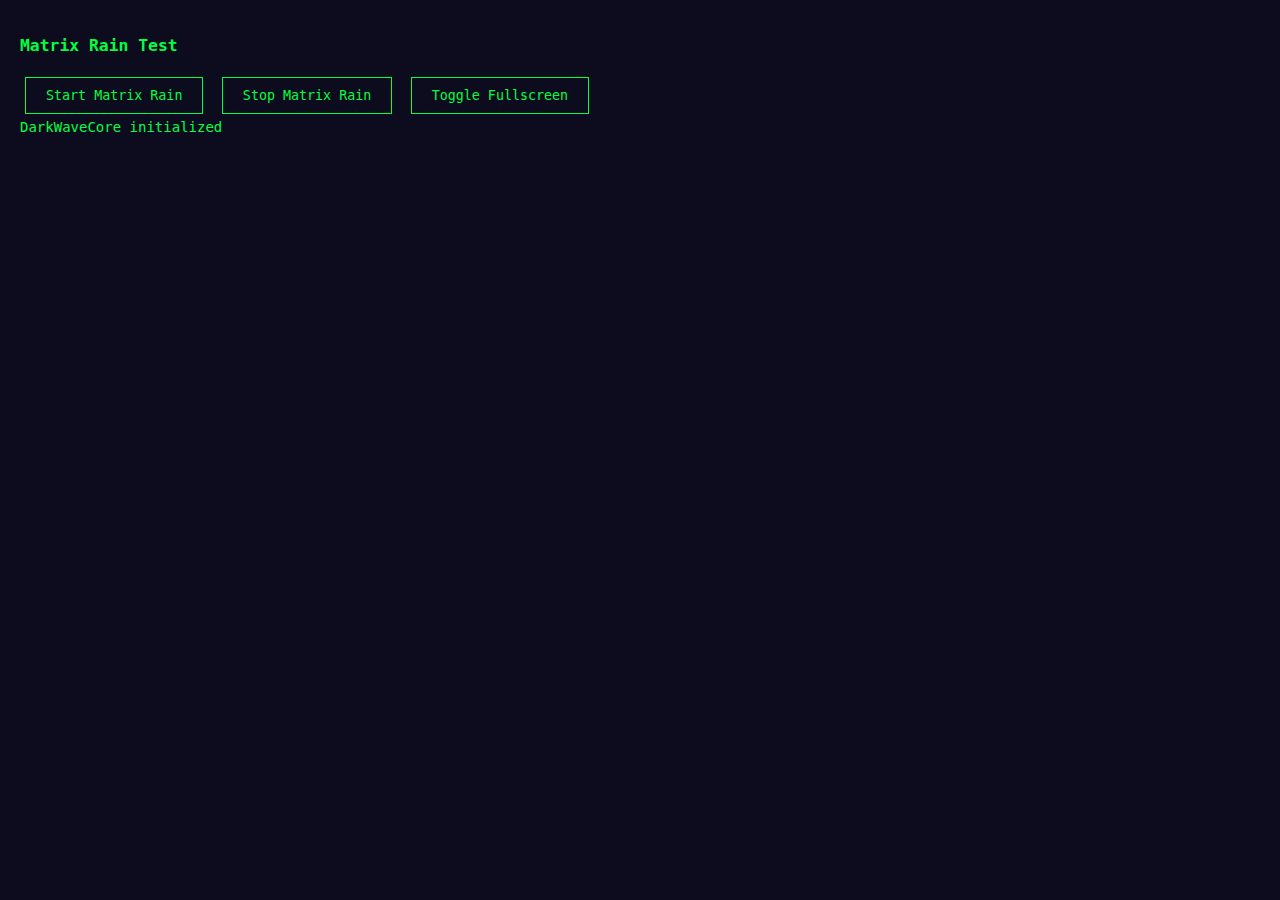
<file: test-matrix.html>
<!DOCTYPE html>
<html lang="en">
<head>
    <meta charset="UTF-8">
    <meta name="viewport" content="width=device-width, initial-scale=1.0">
    <title>Matrix Rain Test</title>
    <style>
        body {
            margin: 0;
            padding: 0;
            background: #0d0b1e;
            overflow: hidden;
            font-family: 'Share Tech Mono', monospace;
        }
        
        #test-canvas {
            position: fixed;
            top: 0;
            left: 0;
            width: 100vw;
            height: 100vh;
            background: #0d0b1e;
        }
        
        .controls {
            position: fixed;
            top: 20px;
            left: 20px;
            z-index: 1000;
            color: #00ff41;
            font-size: 14px;
        }
        
        button {
            background: transparent;
            border: 1px solid #00ff41;
            color: #00ff41;
            padding: 10px 20px;
            margin: 5px;
            cursor: pointer;
            font-family: 'Share Tech Mono', monospace;
        }
        
        button:hover {
            background: #00ff41;
            color: #0d0b1e;
        }
    </style>
</head>
<body>
    <canvas id="test-canvas"></canvas>
    <div class="controls">
        <h3>Matrix Rain Test</h3>
        <button onclick="startMatrix()">Start Matrix Rain</button>
        <button onclick="stopMatrix()">Stop Matrix Rain</button>
        <button onclick="toggleFullscreen()">Toggle Fullscreen</button>
        <div id="status">Ready</div>
    </div>

    <script src="js/DarkWaveCore.js"></script>
    <script>
        let darkWaveCore;
        let matrixAnimation;
        
        document.addEventListener('DOMContentLoaded', () => {
            darkWaveCore = new DarkWaveCore();
            darkWaveCore.init();
            
            // Set canvas size
            const canvas = document.getElementById('test-canvas');
            canvas.width = window.innerWidth;
            canvas.height = window.innerHeight;
            
            // Handle resize
            window.addEventListener('resize', () => {
                canvas.width = window.innerWidth;
                canvas.height = window.innerHeight;
            });
            
            document.getElementById('status').textContent = 'DarkWaveCore initialized';
        });
        
        function startMatrix() {
            if (matrixAnimation) {
                matrixAnimation.stop();
            }
            
            const canvas = document.getElementById('test-canvas');
            canvas.width = window.innerWidth;
            canvas.height = window.innerHeight;
            
            matrixAnimation = darkWaveCore.createMatrixRain('test-canvas', {
                fontSize: 18,
                columns: Math.floor(canvas.width / 20),
                speed: 1.5,
                color: '#00ff41'
            });
            
            document.getElementById('status').textContent = 'Matrix rain started';
        }
        
        function stopMatrix() {
            if (matrixAnimation) {
                matrixAnimation.stop();
                matrixAnimation = null;
                document.getElementById('status').textContent = 'Matrix rain stopped';
            }
        }
        
        function toggleFullscreen() {
            if (!document.fullscreenElement) {
                document.documentElement.requestFullscreen();
            } else {
                document.exitFullscreen();
            }
        }
    </script>
</body>
</html>
</file>
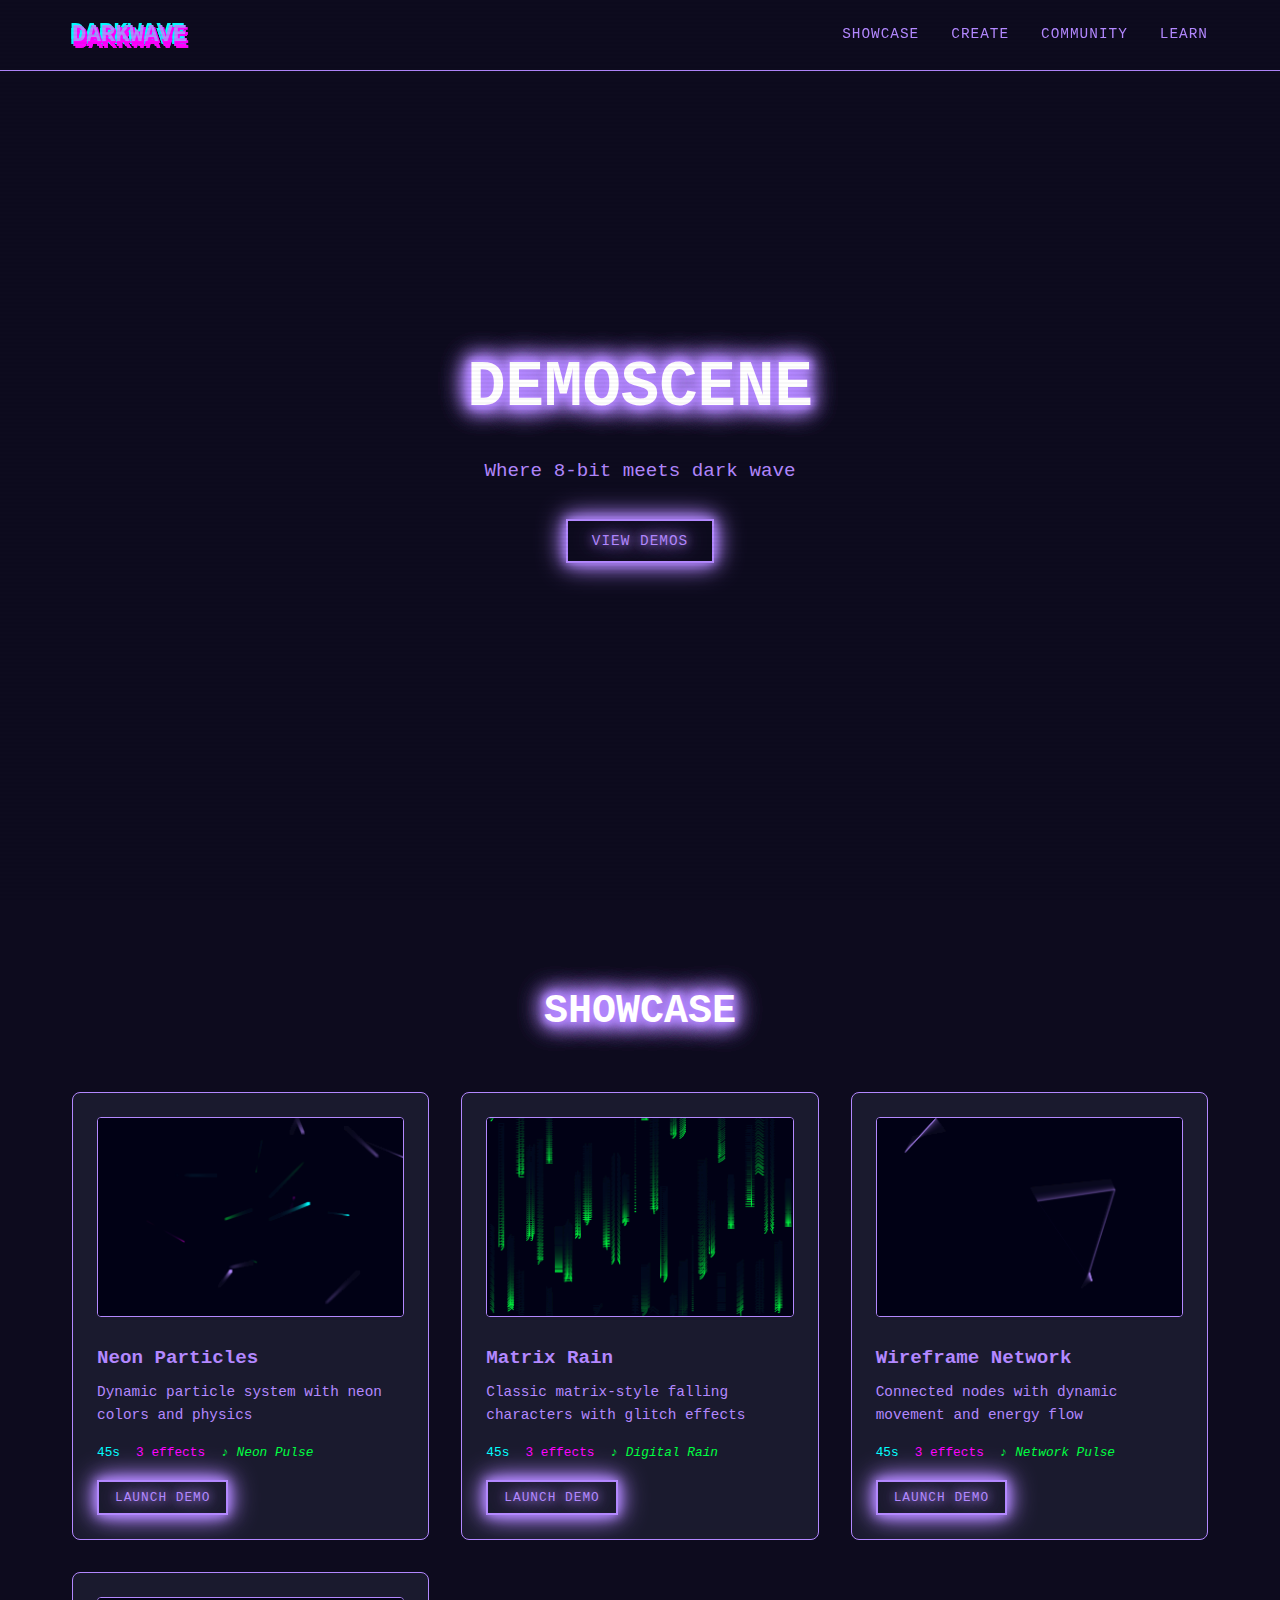
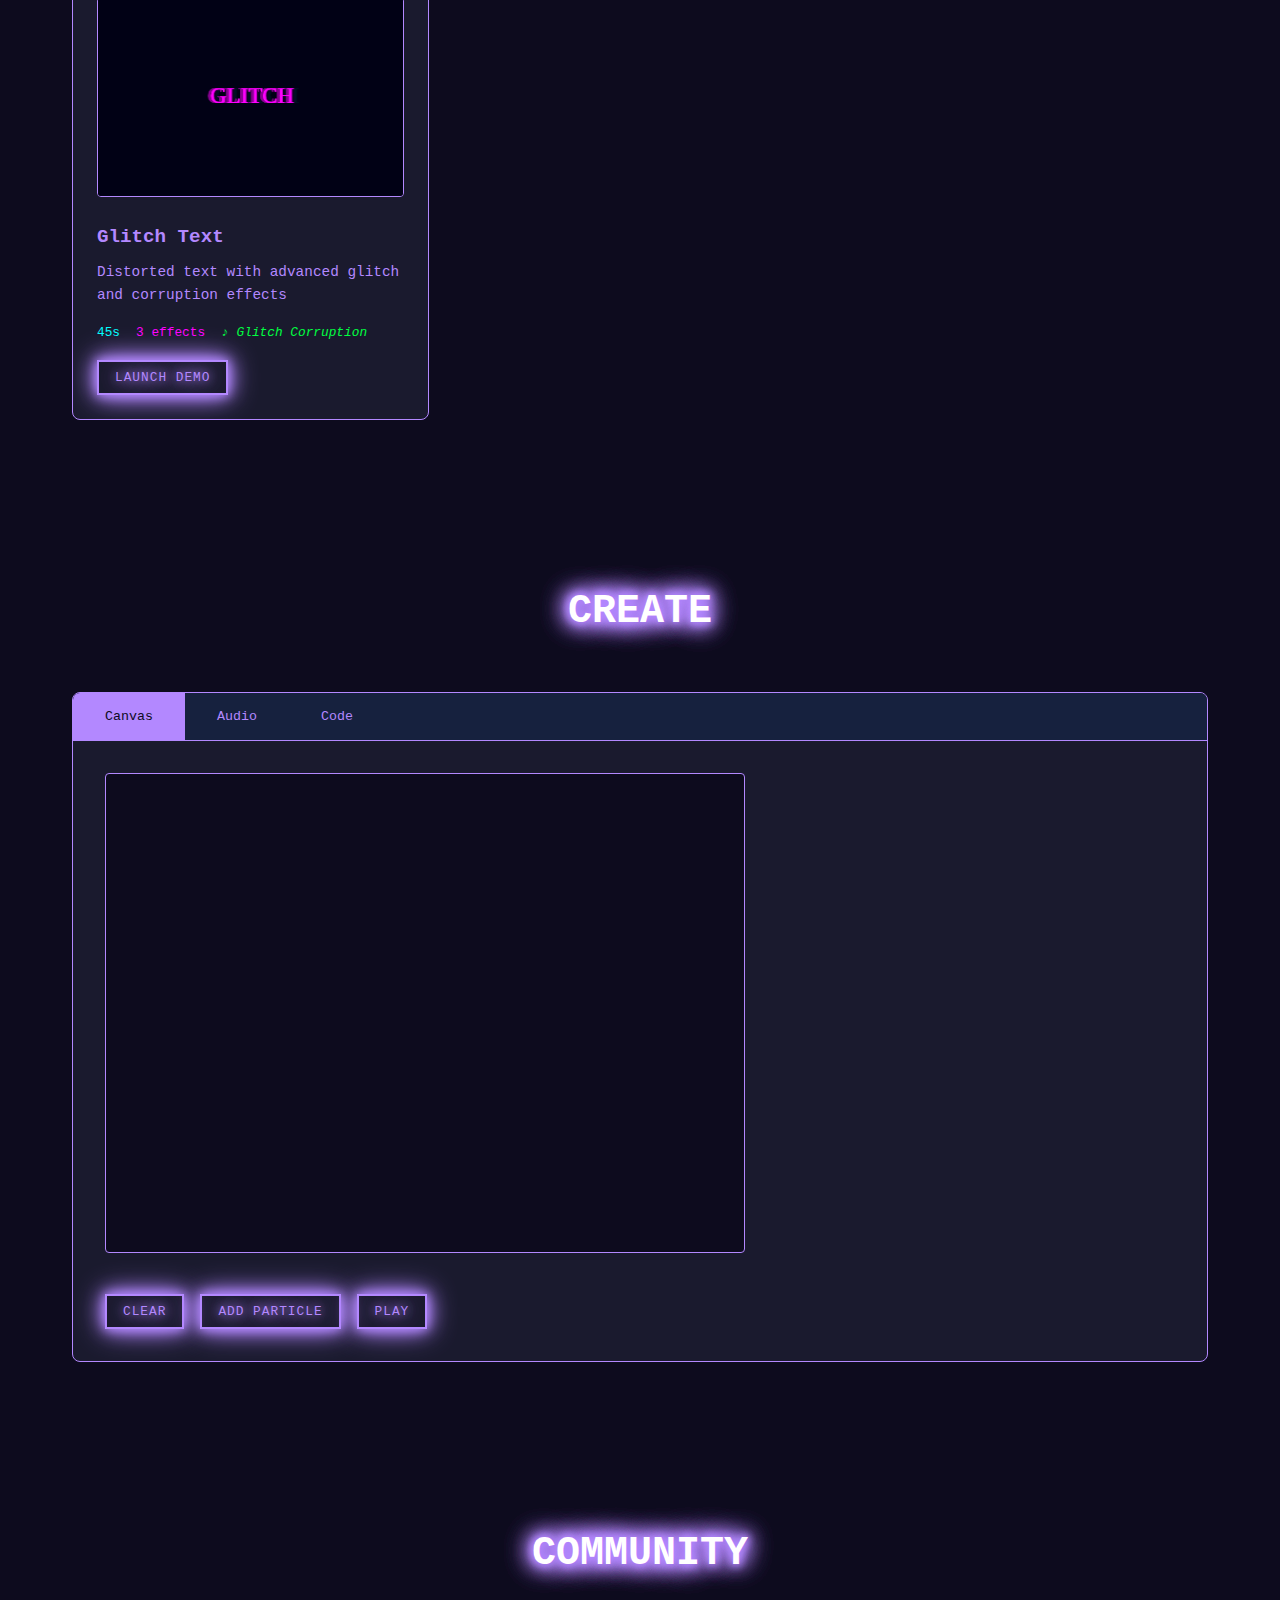
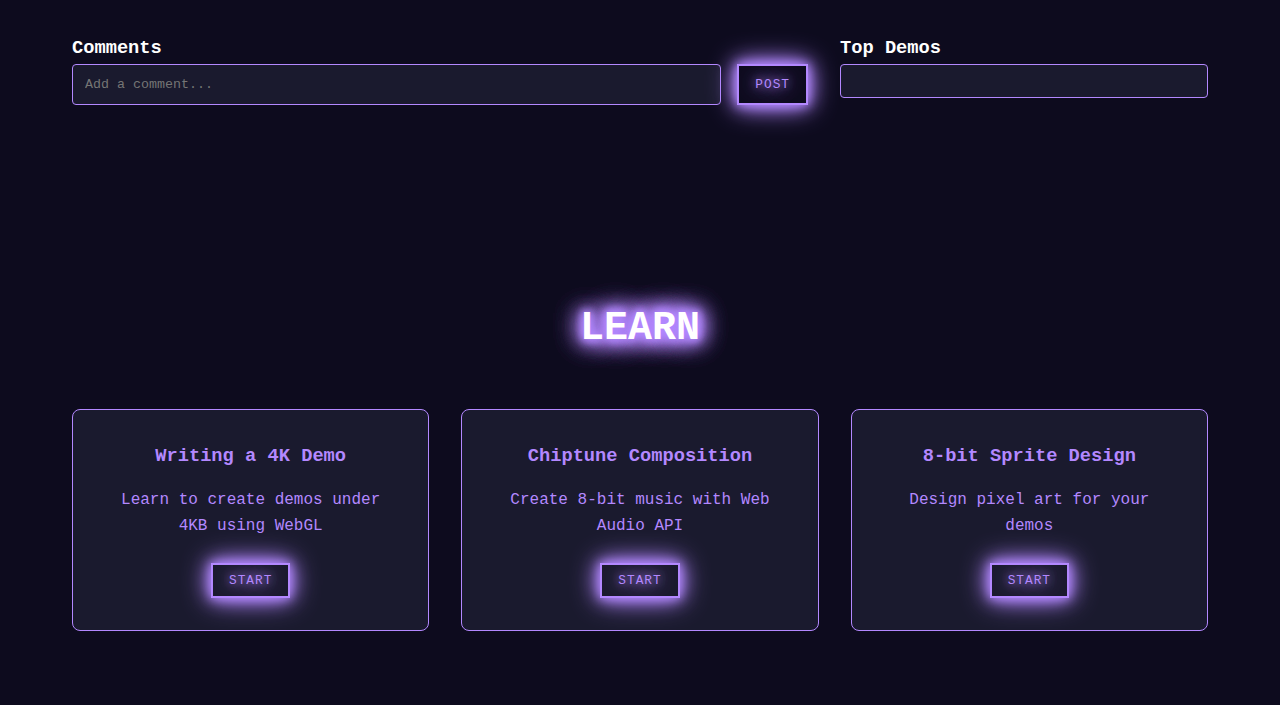
<file: demoscene/demoscene.html>
<!DOCTYPE html>
<html lang="en">
<head>
    <meta charset="UTF-8">
    <meta name="viewport" content="width=device-width, initial-scale=1.0">
    <title>DarkWave Demoscene Platform</title>
    <link rel="stylesheet" href="css/DarkWave.css">
    <link rel="preconnect" href="https://fonts.googleapis.com">
    <link rel="preconnect" href="https://fonts.gstatic.com" crossorigin>
    <link href="https://fonts.googleapis.com/css2?family=Orbitron:wght@400;700;900&family=Share+Tech+Mono&display=swap" rel="stylesheet">
</head>
<body>
    <!-- Scanline overlay for CRT effect -->
    <div class="scanline"></div>
    
    <!-- Main navigation -->
    <nav class="main-nav">
        <div class="nav-container">
            <div class="logo">
                <span class="glitch" data-text="DARKWAVE">DARKWAVE</span>
            </div>
            <ul class="nav-links">
                <li><a href="#showcase" class="neon-link">Showcase</a></li>
                <li><a href="#create" class="neon-link">Create</a></li>
                <li><a href="#community" class="neon-link">Community</a></li>
                <li><a href="#learn" class="neon-link">Learn</a></li>
            </ul>
        </div>
    </nav>

    <!-- Hero section -->
    <section class="hero">
        <div class="hero-content">
            <h1 class="hero-title glitch" data-text="DEMOSCENE">DEMOSCENE</h1>
            <p class="hero-subtitle">Where 8-bit meets dark wave</p>
            <div class="hero-buttons">
                <button class="neon-button" onclick="scrollToSection('showcase')">View Demos</button>
            </div>
        </div>
        <canvas id="hero-canvas" class="hero-canvas"></canvas>
    </section>

    <!-- Demo Showcase -->
    <section id="showcase" class="section">
        <div class="container">
            <h2 class="section-title glitch" data-text="SHOWCASE">SHOWCASE</h2>
            <div class="demo-gallery" id="demo-gallery">
                <!-- Demo cards will be populated by JavaScript -->
            </div>
        </div>
    </section>

    <!-- Creation Tools -->
    <section id="create" class="section">
        <div class="container">
            <h2 class="section-title glitch" data-text="CREATE">CREATE</h2>
            <div class="editor-container">
                <div class="editor-tabs">
                    <button class="tab-button active" data-tab="canvas">Canvas</button>
                    <button class="tab-button" data-tab="audio">Audio</button>
                    <button class="tab-button" data-tab="code">Code</button>
                </div>
                <div class="editor-content">
                    <div id="canvas-editor" class="editor-panel active">
                        <canvas id="editor-canvas" width="640" height="480"></canvas>
                        <div class="editor-controls">
                            <button class="neon-button small" onclick="clearCanvas()">Clear</button>
                            <button class="neon-button small" onclick="addParticle()">Add Particle</button>
                            <button class="neon-button small" onclick="playDemo()">Play</button>
                        </div>
                    </div>
                    <div id="audio-editor" class="editor-panel">
                        <div class="audio-controls">
                            <button class="neon-button small" onclick="playChiptune()">Play Chiptune</button>
                            <button class="neon-button small" onclick="stopAudio()">Stop</button>
                        </div>
                        <div class="audio-visualizer">
                            <canvas id="audio-canvas" width="400" height="200"></canvas>
                        </div>
                    </div>
                    <div id="code-editor" class="editor-panel">
                        <textarea id="code-textarea" placeholder="Write your demo code here..."></textarea>
                        <button class="neon-button small" onclick="runCode()">Run Code</button>
                    </div>
                </div>
            </div>
        </div>
    </section>

    <!-- Community Hub -->
    <section id="community" class="section">
        <div class="container">
            <h2 class="section-title glitch" data-text="COMMUNITY">COMMUNITY</h2>
            <div class="community-content">
                <div class="comments-section">
                    <h3>Comments</h3>
                    <form id="comment-form" class="comment-form">
                        <input type="text" id="comment-input" placeholder="Add a comment..." class="neon-input">
                        <button type="submit" class="neon-button small">Post</button>
                    </form>
                    <ul id="comment-list" class="comment-list"></ul>
                </div>
                <div class="leaderboard">
                    <h3>Top Demos</h3>
                    <div id="leaderboard-list" class="leaderboard-list"></div>
                </div>
            </div>
        </div>
    </section>

    <!-- Educational Resources -->
    <section id="learn" class="section">
        <div class="container">
            <h2 class="section-title glitch" data-text="LEARN">LEARN</h2>
            <div class="tutorials-grid">
                <article class="tutorial-card">
                    <h3>Writing a 4K Demo</h3>
                    <p>Learn to create demos under 4KB using WebGL</p>
                    <button class="neon-button small" onclick="loadTutorial('4k-demo')">Start</button>
                </article>
                <article class="tutorial-card">
                    <h3>Chiptune Composition</h3>
                    <p>Create 8-bit music with Web Audio API</p>
                    <button class="neon-button small" onclick="loadTutorial('chiptune')">Start</button>
                </article>
                <article class="tutorial-card">
                    <h3>8-bit Sprite Design</h3>
                    <p>Design pixel art for your demos</p>
                    <button class="neon-button small" onclick="loadTutorial('sprites')">Start</button>
                </article>
            </div>
        </div>
    </section>

    <!-- Fullscreen Demo Overlay -->
    <div id="fullscreen-demo" class="fullscreen-demo">
        <div class="demo-header">
            <div class="demo-info">
                <h2 id="demo-title">Demo Title</h2>
                <p id="demo-description">Demo description</p>
            </div>
            <div class="demo-controls">
                <button id="demo-audio-toggle" class="demo-btn" title="Toggle Audio">♪</button>
                <button id="demo-effect-toggle" class="demo-btn" title="Cycle Effect">⚡</button>
                <button id="demo-close" class="demo-btn close" title="Close">×</button>
            </div>
        </div>
        <canvas id="fullscreen-canvas"></canvas>
    </div>

    <!-- Scripts -->
    <script src="js/DarkWaveAudio.js"></script>
    <script src="js/DarkWaveCore.js"></script>
    <script src="js/demoscene.js"></script>
    <script>
    // Smooth scroll to section by id
    function scrollToSection(id) {
        const el = document.getElementById(id);
        if (el) {
            el.scrollIntoView({ behavior: 'smooth', block: 'start' });
        }
    }
    </script>
</body>
</html>
</file>
<file: demoscene/css/DarkWave.css>
/* DarkWave.css - Dark Wave 8-bit Hacker Aesthetic Framework */

/* CSS Variables for consistent theming */
:root {
    --bg-primary: #0d0b1e;
    --bg-secondary: #1a1a2e;
    --bg-tertiary: #16213e;
    --neon-purple: #b388ff;
    --neon-blue: #00ffff;
    --neon-pink: #ff00ff;
    --neon-green: #00ff41;
    --text-primary: #ffffff;
    --text-secondary: #b388ff;
    --glow-purple: 0 0 10px #b388ff, 0 0 20px #b388ff, 0 0 30px #b388ff;
    --glow-blue: 0 0 10px #00ffff, 0 0 20px #00ffff, 0 0 30px #00ffff;
    --glow-pink: 0 0 10px #ff00ff, 0 0 20px #ff00ff, 0 0 30px #ff00ff;
    --font-primary: 'Orbitron', monospace;
    --font-secondary: 'Share Tech Mono', monospace;
}

/* Reset and base styles */
* {
    margin: 0;
    padding: 0;
    box-sizing: border-box;
}

body {
    background: var(--bg-primary);
    color: var(--text-primary);
    font-family: var(--font-primary);
    overflow-x: hidden;
    line-height: 1.6;
    image-rendering: auto;
    image-rendering: -webkit-optimize-contrast;
    image-rendering: crisp-edges;
}

/* Scanline overlay for CRT effect */
.scanline {
    position: fixed;
    top: 0;
    left: 0;
    width: 100%;
    height: 100%;
    background: repeating-linear-gradient(
        0deg,
        rgba(0, 0, 0, 0.1),
        rgba(0, 0, 0, 0.1) 2px,
        transparent 2px,
        transparent 4px
    );
    pointer-events: none;
    z-index: 1000;
    opacity: 0.3;
}

/* Glitch effect for text */
.glitch {
    position: relative;
    animation: glitch 0.5s infinite alternate;
    text-shadow: 2px 2px var(--neon-pink), -2px -2px var(--neon-blue);
}

.glitch::before,
.glitch::after {
    content: attr(data-text);
    position: absolute;
    top: 0;
    left: 0;
    width: 100%;
    height: 100%;
}

.glitch::before {
    animation: glitch-1 0.3s infinite;
    color: var(--neon-pink);
    z-index: -1;
}

.glitch::after {
    animation: glitch-2 0.3s infinite;
    color: var(--neon-blue);
    z-index: -2;
}

@keyframes glitch {
    0% { transform: translate(0); }
    20% { transform: translate(-2px, 2px); }
    40% { transform: translate(-2px, -2px); }
    60% { transform: translate(2px, 2px); }
    80% { transform: translate(2px, -2px); }
    100% { transform: translate(0); }
}

@keyframes glitch-1 {
    0%, 100% { transform: translate(0); }
    20% { transform: translate(-2px, 2px); }
    40% { transform: translate(-2px, -2px); }
    60% { transform: translate(2px, 2px); }
    80% { transform: translate(2px, -2px); }
}

@keyframes glitch-2 {
    0%, 100% { transform: translate(0); }
    20% { transform: translate(2px, -2px); }
    40% { transform: translate(2px, 2px); }
    60% { transform: translate(-2px, -2px); }
    80% { transform: translate(-2px, 2px); }
}

/* Navigation */
.main-nav {
    position: fixed;
    top: 0;
    left: 0;
    width: 100%;
    background: rgba(13, 11, 30, 0.9);
    backdrop-filter: blur(10px);
    border-bottom: 1px solid var(--neon-purple);
    z-index: 100;
    padding: 1rem 0;
}

.nav-container {
    max-width: 1200px;
    margin: 0 auto;
    display: flex;
    justify-content: space-between;
    align-items: center;
    padding: 0 2rem;
}

.logo {
    font-size: 1.5rem;
    font-weight: 900;
    color: var(--neon-purple);
    text-shadow: var(--glow-purple);
}

.nav-links {
    display: flex;
    list-style: none;
    gap: 2rem;
}

.neon-link {
    color: var(--text-secondary);
    text-decoration: none;
    font-family: var(--font-secondary);
    font-size: 0.9rem;
    text-transform: uppercase;
    letter-spacing: 1px;
    transition: all 0.3s ease;
    position: relative;
}

.neon-link::before {
    content: '';
    position: absolute;
    bottom: -5px;
    left: 0;
    width: 0;
    height: 2px;
    background: var(--neon-purple);
    transition: width 0.3s ease;
    box-shadow: var(--glow-purple);
}

.neon-link:hover {
    color: var(--neon-purple);
    text-shadow: var(--glow-purple);
}

.neon-link:hover::before {
    width: 100%;
}

/* Neon buttons */
.neon-button {
    background: transparent;
    border: 2px solid var(--neon-purple);
    color: var(--neon-purple);
    padding: 0.75rem 1.5rem;
    font-family: var(--font-secondary);
    font-size: 0.9rem;
    text-transform: uppercase;
    letter-spacing: 1px;
    cursor: pointer;
    transition: all 0.3s ease;
    position: relative;
    overflow: hidden;
    text-shadow: var(--glow-purple);
    box-shadow: var(--glow-purple);
}

.neon-button::before {
    content: '';
    position: absolute;
    top: 0;
    left: -100%;
    width: 100%;
    height: 100%;
    background: linear-gradient(90deg, transparent, rgba(179, 136, 255, 0.2), transparent);
    transition: left 0.5s ease;
}

.neon-button:hover {
    background: var(--neon-purple);
    color: var(--bg-primary);
    box-shadow: 0 0 20px var(--neon-purple);
}

.neon-button:hover::before {
    left: 100%;
}

.neon-button.secondary {
    border-color: var(--neon-blue);
    color: var(--neon-blue);
    text-shadow: var(--glow-blue);
    box-shadow: var(--glow-blue);
}

.neon-button.secondary:hover {
    background: var(--neon-blue);
    color: var(--bg-primary);
    box-shadow: 0 0 20px var(--neon-blue);
}

.neon-button.small {
    padding: 0.5rem 1rem;
    font-size: 0.8rem;
}

/* Hero section */
.hero {
    height: 100vh;
    display: flex;
    align-items: center;
    justify-content: center;
    position: relative;
    overflow: hidden;
}

.hero-content {
    text-align: center;
    z-index: 10;
}

.hero-title {
    font-size: 4rem;
    font-weight: 900;
    margin-bottom: 1rem;
    text-shadow: var(--glow-purple);
}

.hero-subtitle {
    font-size: 1.2rem;
    color: var(--text-secondary);
    margin-bottom: 2rem;
    font-family: var(--font-secondary);
}

.hero-buttons {
    display: flex;
    gap: 1rem;
    justify-content: center;
}

.hero-canvas {
    position: absolute;
    top: 0;
    left: 0;
    width: 100%;
    height: 100%;
    z-index: 1;
}

/* Sections */
.section {
    padding: 5rem 0;
}

.container {
    max-width: 1200px;
    margin: 0 auto;
    padding: 0 2rem;
}

.section-title {
    font-size: 2.5rem;
    font-weight: 700;
    text-align: center;
    margin-bottom: 3rem;
    text-shadow: var(--glow-purple);
}

/* Demo gallery */
.demo-gallery {
    display: grid;
    grid-template-columns: repeat(auto-fit, minmax(300px, 1fr));
    gap: 2rem;
    margin-top: 2rem;
}

.demo-card {
    background: var(--bg-secondary);
    border: 1px solid var(--neon-purple);
    border-radius: 8px;
    padding: 1.5rem;
    transition: all 0.3s ease;
    cursor: pointer;
    position: relative;
    overflow: hidden;
}

.demo-card:hover {
    transform: translateY(-5px);
    box-shadow: 0 10px 30px rgba(179, 136, 255, 0.3);
    border-color: var(--neon-blue);
}

.demo-card canvas {
    width: 100%;
    height: 200px;
    background: var(--bg-primary);
    border-radius: 4px;
    margin-bottom: 1rem;
    border: 1px solid var(--neon-purple);
}

.demo-card h3 {
    font-size: 1.2rem;
    margin-bottom: 0.5rem;
    color: var(--neon-purple);
}

.demo-card p {
    color: var(--text-secondary);
    margin-bottom: 1rem;
    font-size: 0.9rem;
}

.demo-meta {
    display: flex;
    gap: 1rem;
    margin-bottom: 1rem;
    font-size: 0.8rem;
    color: var(--text-secondary);
    font-family: var(--font-secondary);
}

.demo-duration {
    color: var(--neon-blue);
}

.demo-effects {
    color: var(--neon-pink);
}

.demo-audio {
    color: var(--neon-green);
    font-style: italic;
}

.demo-card button {
    margin-right: 0.5rem;
}

/* Editor */
.editor-container {
    background: var(--bg-secondary);
    border: 1px solid var(--neon-purple);
    border-radius: 8px;
    overflow: hidden;
}

.editor-tabs {
    display: flex;
    background: var(--bg-tertiary);
    border-bottom: 1px solid var(--neon-purple);
}

.tab-button {
    background: transparent;
    border: none;
    color: var(--text-secondary);
    padding: 1rem 2rem;
    cursor: pointer;
    font-family: var(--font-secondary);
    transition: all 0.3s ease;
}

.tab-button.active,
.tab-button:hover {
    background: var(--neon-purple);
    color: var(--bg-primary);
}

.editor-content {
    padding: 2rem;
}

.editor-panel {
    display: none;
}

.editor-panel.active {
    display: block;
}

#editor-canvas {
    width: 100%;
    max-width: 640px;
    height: 480px;
    background: var(--bg-primary);
    border: 1px solid var(--neon-purple);
    border-radius: 4px;
    margin-bottom: 1rem;
}

.editor-controls {
    display: flex;
    gap: 1rem;
    margin-top: 1rem;
}

#code-textarea {
    width: 100%;
    height: 300px;
    background: var(--bg-primary);
    border: 1px solid var(--neon-purple);
    color: var(--text-primary);
    font-family: var(--font-secondary);
    padding: 1rem;
    border-radius: 4px;
    resize: vertical;
}

#code-textarea:focus {
    outline: none;
    border-color: var(--neon-blue);
    box-shadow: 0 0 10px var(--neon-blue);
}

.audio-visualizer {
    margin-top: 1rem;
}

#audio-canvas {
    width: 100%;
    height: 200px;
    background: var(--bg-primary);
    border: 1px solid var(--neon-purple);
    border-radius: 4px;
}

/* Community */
.community-content {
    display: grid;
    grid-template-columns: 2fr 1fr;
    gap: 2rem;
}

.comment-form {
    display: flex;
    gap: 1rem;
    margin-bottom: 2rem;
}

.neon-input {
    flex: 1;
    background: var(--bg-secondary);
    border: 1px solid var(--neon-purple);
    color: var(--text-primary);
    padding: 0.75rem;
    border-radius: 4px;
    font-family: var(--font-secondary);
}

.neon-input:focus {
    outline: none;
    border-color: var(--neon-blue);
    box-shadow: 0 0 10px var(--neon-blue);
}

.comment-list {
    list-style: none;
}

.comment-list li {
    background: var(--bg-secondary);
    border: 1px solid var(--neon-purple);
    border-radius: 4px;
    padding: 1rem;
    margin-bottom: 1rem;
}

.leaderboard-list {
    background: var(--bg-secondary);
    border: 1px solid var(--neon-purple);
    border-radius: 4px;
    padding: 1rem;
}

.leaderboard-item {
    display: flex;
    justify-content: space-between;
    align-items: center;
    padding: 0.5rem 0;
    border-bottom: 1px solid rgba(179, 136, 255, 0.2);
    font-family: var(--font-secondary);
    font-size: 0.9rem;
}

.leaderboard-item:last-child {
    border-bottom: none;
}

.leaderboard-item .rank {
    color: var(--neon-purple);
    font-weight: bold;
    min-width: 30px;
}

.leaderboard-item .title {
    color: var(--text-primary);
    flex: 1;
    margin: 0 1rem;
}

.leaderboard-item .author {
    color: var(--text-secondary);
    font-size: 0.8rem;
    margin-right: 1rem;
}

.leaderboard-item .score {
    color: var(--neon-green);
    font-weight: bold;
}

/* Tutorials */
.tutorials-grid {
    display: grid;
    grid-template-columns: repeat(auto-fit, minmax(300px, 1fr));
    gap: 2rem;
}

.tutorial-card {
    background: var(--bg-secondary);
    border: 1px solid var(--neon-purple);
    border-radius: 8px;
    padding: 2rem;
    text-align: center;
    transition: all 0.3s ease;
}

.tutorial-card:hover {
    transform: translateY(-5px);
    box-shadow: 0 10px 30px rgba(179, 136, 255, 0.3);
}

.tutorial-card h3 {
    color: var(--neon-purple);
    margin-bottom: 1rem;
}

.tutorial-card p {
    color: var(--text-secondary);
    margin-bottom: 1.5rem;
}

/* Fullscreen Demo Overlay */
.fullscreen-demo {
    position: fixed;
    top: 0;
    left: 0;
    width: 100vw;
    height: 100vh;
    background: var(--bg-primary);
    z-index: 10000;
    display: none;
    flex-direction: column;
}

.fullscreen-demo.active {
    display: flex;
}

.demo-header {
    position: absolute;
    top: 0;
    left: 0;
    width: 100%;
    height: 80px;
    background: transparent !important;
    backdrop-filter: none !important;
    border-bottom: 1px solid var(--neon-purple);
    display: flex;
    align-items: center;
    justify-content: space-between;
    padding: 0 2rem;
    z-index: 10001;
    box-shadow: none !important;
}

.demo-info h2 {
    color: var(--neon-purple);
    font-size: 1.5rem;
    margin-bottom: 0.25rem;
    text-shadow: var(--glow-purple);
}

.demo-info p {
    color: var(--text-secondary);
    font-size: 0.9rem;
    font-family: var(--font-secondary);
}

.demo-controls {
    display: flex;
    gap: 1rem;
    align-items: center;
}

.demo-btn {
    background: transparent;
    border: 1px solid var(--neon-purple);
    color: var(--neon-purple);
    width: 40px;
    height: 40px;
    border-radius: 50%;
    cursor: pointer;
    font-size: 16px;
    transition: all 0.3s ease;
    display: flex;
    align-items: center;
    justify-content: center;
    text-shadow: var(--glow-purple);
    box-shadow: var(--glow-purple);
}

.demo-btn:hover {
    background: var(--neon-purple);
    color: var(--bg-primary);
    box-shadow: 0 0 15px var(--neon-purple);
}

.demo-btn.close {
    border-color: var(--neon-pink);
    color: var(--neon-pink);
    text-shadow: var(--glow-pink);
    box-shadow: var(--glow-pink);
}

.demo-btn.close:hover {
    background: var(--neon-pink);
    color: var(--bg-primary);
    box-shadow: 0 0 15px var(--neon-pink);
}

#fullscreen-canvas {
    width: 100%;
    height: 100%;
    background: var(--bg-primary);
    display: block;
    image-rendering: auto;
    image-rendering: -webkit-optimize-contrast;
    image-rendering: crisp-edges;
}

/* Responsive design */
@media (max-width: 768px) {
    .nav-container {
        flex-direction: column;
        gap: 1rem;
    }
    
    .nav-links {
        flex-wrap: wrap;
        justify-content: center;
    }
    
    .hero-title {
        font-size: 2.5rem;
    }
    
    .hero-buttons {
        flex-direction: column;
        align-items: center;
    }
    
    .community-content {
        grid-template-columns: 1fr;
    }
    
    .comment-form {
        flex-direction: column;
    }
    
    .demo-header {
        padding: 0 1rem;
        height: 100px;
        flex-direction: column;
        justify-content: center;
        gap: 0.5rem;
    }
    
    .demo-info h2 {
        font-size: 1.2rem;
    }
    
    .demo-controls {
        gap: 0.5rem;
    }
    
    .demo-btn {
        width: 35px;
        height: 35px;
        font-size: 14px;
    }
}

/* Animations */
@keyframes flicker {
    0%, 100% { opacity: 1; }
    50% { opacity: 0.8; }
}

.flicker {
    animation: flicker 2s infinite;
}

@keyframes pulse {
    0%, 100% { transform: scale(1); }
    50% { transform: scale(1.05); }
}

.pulse {
    animation: pulse 2s infinite;
}
</file>
<file: _variables.css>
/* All :root variables for neuOS theme */
:root {
    /* Primary Colors - Refined Chillhouse Palette */
    --primary-color: #6366f1;
    --primary-hover: #4f46e5;
    --primary-light: #818cf8;
    --primary-dark: #4338ca;
    --primary-glow: rgba(99, 102, 241, 0.15);
    
    /* Background Colors - Ultra Dark Theme */
    --background-dark: #030712;
    --background-light: #0a0f1a;
    --background-medium: #1a1f2e;
    --background-elevated: #2a2f3e;
    --background-glass: rgba(26, 31, 46, 0.8);
    --background-glass-strong: rgba(26, 31, 46, 0.95);
    
    /* UI Colors - Apple-inspired Contrast */
    --window-bg: #334155;
    --text-color: #f8fafc;
    --text-secondary: #cbd5e1;
    --text-muted: #94a3b8;
    --text-accent: #e2e8f0;
    --border-color: #475569;
    --border-light: #64748b;
    --border-subtle: rgba(255, 255, 255, 0.08);
    --border-strong: rgba(255, 255, 255, 0.12);
    
    /* Accent Colors - Vibrant but Calm */
    --accent-green: #10b981;
    --accent-orange: #f59e0b;
    --accent-purple: #8b5cf6;
    --accent-red: #ef4444;
    --accent-cyan: #06b6d4;
    --accent-yellow: #fbbf24;
    --accent-blue: #3b82f6;
    
    /* Enhanced Shadows & Effects - Apple-style depth */
    --shadow-subtle: 0 1px 3px rgba(0, 0, 0, 0.12), 0 1px 2px rgba(0, 0, 0, 0.24);
    --shadow-medium: 0 4px 6px rgba(0, 0, 0, 0.1), 0 2px 4px rgba(0, 0, 0, 0.06);
    --shadow-strong: 0 10px 25px rgba(0, 0, 0, 0.15), 0 4px 10px rgba(0, 0, 0, 0.1);
    --shadow-glow: 0 0 20px rgba(99, 102, 241, 0.3);
    --shadow-glow-strong: 0 0 40px rgba(99, 102, 241, 0.4);
    
    /* Neuromorphic Effects - Refined */
    --neu-shadow: 8px 8px 24px #141a23, -8px -8px 24px #202a3a;
    --neu-inset: inset 4px 4px 12px #141a23, inset -4px -4px 12px #202a3a;
    --neu-highlight: 0 1.5px 4px 0 #3a4a6a, 0 -1.5px 4px 0 #2a3750;
    
    /* Glass Morphism - Apple-style */
    --glass-bg: rgba(51, 65, 85, 0.7);
    --glass-bg-strong: rgba(51, 65, 85, 0.9);
    --glass-border: rgba(255, 255, 255, 0.1);
    --glass-shadow: 0 8px 32px rgba(0, 0, 0, 0.3);
    --glass-blur: blur(20px);
    
    /* Design System - Apple-inspired */
    --border-radius: 16px;
    --border-radius-small: 8px;
    --border-radius-large: 24px;
    --border-radius-xl: 32px;
    
    /* Transitions - Smooth and Responsive */
    --transition: 0.3s cubic-bezier(0.4, 0, 0.2, 1);
    --transition-fast: 0.15s cubic-bezier(0.4, 0, 0.2, 1);
    --transition-slow: 0.5s cubic-bezier(0.4, 0, 0.2, 1);
    --transition-bounce: 0.3s cubic-bezier(0.68, -0.55, 0.265, 1.55);
    
    /* Typography - Apple-style System Fonts */
    --font-family: -apple-system, BlinkMacSystemFont, 'SF Pro Display', 'Inter', 'Segoe UI', 'Roboto', sans-serif;
    --font-family-mono: 'SF Mono', 'JetBrains Mono', 'Fira Code', 'Monaco', 'Inconsolata', monospace;
    --font-main: 'Inter', 'Segoe UI', Arial, sans-serif;
    
    /* Typography Scale - Apple-inspired */
    --text-xs: 0.75rem;    /* 12px */
    --text-sm: 0.875rem;   /* 14px */
    --text-base: 1rem;     /* 16px */
    --text-md: 1rem;       /* 16px */
    --text-lg: 1.125rem;   /* 18px */
    --text-xl: 1.25rem;    /* 20px */
    --text-2xl: 1.5rem;    /* 24px */
    --text-3xl: 1.875rem;  /* 30px */
    --text-4xl: 2.25rem;   /* 36px */
    
    /* Spacing - Consistent Scale */
    --spacing-xs: 4px;
    --spacing-sm: 8px;
    --spacing-md: 16px;
    --spacing-lg: 24px;
    --spacing-xl: 32px;
    --spacing-2xl: 48px;
    --spacing-3xl: 64px;
    --spacing-xxl: 80px;
    
    /* Z-index Scale */
    --z-dropdown: 1000;
    --z-sticky: 1020;
    --z-fixed: 1030;
    --z-modal-backdrop: 1040;
    --z-modal: 1050;
    --z-popover: 1060;
    --z-tooltip: 1070;
    --z-toast: 1080;
}
</file>
<file: _glass.css>
/* neuOS True test1 Glass Morphism Theme - Enhanced Transparency & Shine */
/* Exact implementation of the test1 theme with improved glass effects */

:root {
    /* Inner shadow - enhanced for more shine */
    --shadow-offset: 0;
    --shadow-blur: 12px; /* Increased for more shine */
    --shadow-spread: -3px; /* Reduced for more transparency */
    --shadow-color: rgba(255, 255, 255, 0.8); /* Increased opacity for shine */

    /* Painted glass - enhanced transparency */
    --tint-color: 255, 255, 255;
    --tint-opacity: 0.015; /* Reduced for more transparency */

    /* Background frost - enhanced blur */
    --frost-blur: 4px; /* Increased for more glass effect */

    /* SVG noise/distortion - enhanced */
    --noise-frequency: 0.008; /* Reduced for smoother effect */
    --distortion-strength: 25; /* Reduced for subtler effect */

    /* Outer shadow blur - enhanced */
    --outer-shadow-blur: 32px; /* Increased for more depth */

    /* New enhanced glass variables - Ultra Transparent Theme */
    --glass-background: rgba(255, 255, 255, 0.001); /* Ultra transparent */
    --glass-backdrop-blur: 8px; /* Reduced blur for subtlety */
    --glass-saturation: 140%; /* Reduced saturation */
    --glass-brightness: 110%; /* Reduced brightness */
    --glass-reflection-opacity: 0.2; /* Reduced reflection */
    --glass-edge-glow: 0 0 8px rgba(255, 255, 255, 0.05); /* Minimal edge glow */

    /* Glass intensity levels - Ultra Transparent */
    --glass-light: rgba(255, 255, 255, 0.0005);
    --glass-medium: rgba(255, 255, 255, 0.001);
    --glass-heavy: rgba(255, 255, 255, 0.002);
    --glass-ultra: rgba(255, 255, 255, 0.005);

    /* Glass blur levels - Ultra Transparent */
    --glass-blur-light: 2px;
    --glass-blur-medium: 4px;
    --glass-blur-heavy: 8px;
    --glass-blur-ultra: 12px;
}

/* Remove background shapes - they don't exist in test1 */
/* Remove breathing animations - they don't exist in test1 */

/* True Glass Container from test1 - ENHANCED TRANSPARENCY & SHINE */
.glass-container {
    position: absolute;
    left: 50%;
    top: 50%;
    transform: translate(-50%, -50%);
    width: 350px;
    height: 220px;
    border-radius: 28px;
    cursor: move;
    isolation: isolate;
    touch-action: none;
    box-shadow: 0px 8px var(--outer-shadow-blur) rgba(0, 0, 0, 0.15), var(--glass-edge-glow);
    z-index: 1000;
    background: var(--glass-background) !important;
    backdrop-filter: blur(var(--glass-backdrop-blur)) saturate(var(--glass-saturation)) brightness(var(--glass-brightness));
    -webkit-backdrop-filter: blur(var(--glass-backdrop-blur)) saturate(var(--glass-saturation)) brightness(var(--glass-brightness));
    border: 1px solid rgba(255, 255, 255, 0.1); /* Subtle border for definition */
}

/* Enhanced Glass Layer with better transparency */
.glass-layer {
    position: absolute;
    top: 0;
    left: 0;
    width: 100%;
    height: 100%;
    background: rgba(255, 255, 255, 0.002); /* Much more transparent */
    z-index: 1;
    transform: translateZ(10px);
    box-shadow: 0 0 30px rgba(74, 144, 226, 0.2); /* Enhanced glow */
}

/* Enhanced Glass Reflection Layer - MORE SHINY */
.glass-reflection {
    position: absolute;
    top: 0;
    left: 0;
    width: 100%;
    height: 100%;
    background: linear-gradient(135deg, rgba(255, 255, 255, 0.25) 0%, transparent 40%, rgba(255, 255, 255, 0.1) 60%, transparent 100%);
    opacity: var(--glass-reflection-opacity);
    mix-blend-mode: screen;
    z-index: 3;
    transform: translateZ(25px);
    border-radius: inherit;
    pointer-events: none;
}

/* Ensure glass reflections don't interfere with window controls */
.window .glass-reflection {
    z-index: 1;
    pointer-events: none;
}

.window .window-controls {
    z-index: 10 !important;
    pointer-events: auto !important;
}

.window .window-control {
    z-index: 11 !important;
    pointer-events: auto !important;
}

/* Enhanced Glass Edge Glow */
.glass-edge {
    position: absolute;
    top: 0;
    left: 0;
    width: 100%;
    height: 100%;
    box-shadow: var(--glass-edge-glow);
    z-index: 0;
    transform: translateZ(-5px);
    border-radius: inherit;
}

/* Enhanced Login Button with Improved Glass Effect */
.glass-login-btn {
    position: relative;
    background: rgba(255,255,255,0.005) !important; /* Much more transparent */
    border: 1px solid rgba(255, 255, 255, 0.2); /* Enhanced border */
    border-radius: 12px;
    padding: 16px 32px;
    color: var(--primary-color);
    font-size: 1.1rem;
    font-weight: 600;
    cursor: pointer;
    transition: all 0.3s ease;
    overflow: hidden;
    isolation: isolate;
    box-shadow: 0px 8px var(--outer-shadow-blur) rgba(0, 0, 0, 0.15), var(--glass-edge-glow);
    z-index: 1000;
    backdrop-filter: blur(var(--glass-backdrop-blur)) saturate(var(--glass-saturation)) brightness(var(--glass-brightness));
    -webkit-backdrop-filter: blur(var(--glass-backdrop-blur)) saturate(var(--glass-saturation)) brightness(var(--glass-brightness));
}

.glass-login-btn::before {
    content: '';
    position: absolute;
    inset: 0;
    background: linear-gradient(135deg, rgba(255, 255, 255, 0.15) 0%, transparent 50%);
    opacity: 0;
    transition: opacity 0.3s ease;
    border-radius: 12px;
}

.glass-login-btn::after {
    content: '';
    position: absolute;
    inset: 0;
    border-radius: 12px;
    padding: 1px;
    background: linear-gradient(135deg, rgba(255, 255, 255, 0.3), transparent);
    mask: linear-gradient(#fff 0 0) content-box, linear-gradient(#fff 0 0);
    mask-composite: exclude;
    -webkit-mask: linear-gradient(#fff 0 0) content-box, linear-gradient(#fff 0 0);
    -webkit-mask-composite: xor;
}

.glass-login-btn:hover {
    transform: translateY(-2px);
    box-shadow: 0px 12px 35px rgba(0, 0, 0, 0.25), var(--glass-edge-glow);
    background: rgba(255,255,255,0.008) !important; /* Slightly more visible on hover */
}

.glass-login-btn:hover::before {
    opacity: 1;
}

/* Interactive Glass Elements */
.glass-interactive {
    transition: transform 0.3s ease;
}

.glass-interactive:hover {
    transform: scale(1.05);
}

/* Glass Utility Classes - Apply to any element */
.glass-light {
    background: var(--glass-light) !important;
    backdrop-filter: blur(var(--glass-blur-light)) saturate(150%) brightness(110%) !important;
    -webkit-backdrop-filter: blur(var(--glass-blur-light)) saturate(150%) brightness(110%) !important;
    border: 1px solid rgba(255, 255, 255, 0.1) !important;
    box-shadow: 0px 4px 16px rgba(0, 0, 0, 0.1), 0 0 15px rgba(255, 255, 255, 0.1) !important;
}

.glass-medium {
    background: var(--glass-medium) !important;
    backdrop-filter: blur(var(--glass-blur-medium)) saturate(160%) brightness(120%) !important;
    -webkit-backdrop-filter: blur(var(--glass-blur-medium)) saturate(160%) brightness(120%) !important;
    border: 1px solid rgba(255, 255, 255, 0.15) !important;
    box-shadow: 0px 6px 24px rgba(0, 0, 0, 0.12), 0 0 20px rgba(255, 255, 255, 0.15) !important;
}

.glass-heavy {
    background: var(--glass-heavy) !important;
    backdrop-filter: blur(var(--glass-blur-heavy)) saturate(180%) brightness(140%) !important;
    -webkit-backdrop-filter: blur(var(--glass-blur-heavy)) saturate(180%) brightness(140%) !important;
    border: 1px solid rgba(255, 255, 255, 0.2) !important;
    box-shadow: 0px 8px 32px rgba(0, 0, 0, 0.15), 0 0 25px rgba(255, 255, 255, 0.2) !important;
}

.glass-ultra {
    background: var(--glass-ultra) !important;
    backdrop-filter: blur(var(--glass-blur-ultra)) saturate(200%) brightness(150%) !important;
    -webkit-backdrop-filter: blur(var(--glass-blur-ultra)) saturate(200%) brightness(150%) !important;
    border: 1px solid rgba(255, 255, 255, 0.25) !important;
    box-shadow: 0px 12px 40px rgba(0, 0, 0, 0.2), 0 0 30px rgba(255, 255, 255, 0.25) !important;
}

/* Glass Border Radius Utilities */
.glass-rounded {
    border-radius: 12px !important;
}

.glass-circular {
    border-radius: 50% !important;
}

.glass-pill {
    border-radius: 9999px !important;
}

/* Glass Hover Effects */
.glass-hover {
    transition: all 0.3s ease !important;
}

.glass-hover:hover {
    transform: translateY(-2px) scale(1.02) !important;
    box-shadow: 0px 12px 35px rgba(0, 0, 0, 0.2), 0 0 30px rgba(255, 255, 255, 0.3) !important;
}

/* Glass Focus Effects */
.glass-focus:focus {
    outline: none !important;
    box-shadow: 0 0 0 2px var(--primary-color), 0px 8px 32px rgba(0, 0, 0, 0.15), 0 0 25px rgba(255, 255, 255, 0.2) !important;
}

/* Glass Animation Utilities */
.glass-pulse {
    animation: glassPulse 2s ease-in-out infinite !important;
}

@keyframes glassPulse {
    0%, 100% { 
        box-shadow: 0px 8px 32px rgba(0, 0, 0, 0.15), 0 0 20px rgba(255, 255, 255, 0.1) !important;
    }
    50% { 
        box-shadow: 0px 12px 40px rgba(0, 0, 0, 0.2), 0 0 30px rgba(255, 255, 255, 0.2) !important;
    }
}

.glass-breathe {
    animation: glassBreathe 3s ease-in-out infinite !important;
}

@keyframes glassBreathe {
    0%, 100% { 
        transform: scale(1);
        opacity: 0.8;
    }
    50% { 
        transform: scale(1.02);
        opacity: 1;
    }
}

/* Glass Text Effects */
.glass-text {
    text-shadow: 0 0 20px rgba(255, 255, 255, 0.5) !important;
    color: var(--text-color) !important;
}

.glass-text-glow {
    text-shadow: 0 0 30px rgba(99, 102, 241, 0.8) !important;
    color: var(--primary-color) !important;
}

/* Responsive Design */
@media (max-width: 768px) {
    .glass-title {
        font-size: 3rem;
    }
    
    .glass-container {
        width: 250px;
        height: 150px;
    }
}

@media (max-width: 480px) {
    .glass-title {
        font-size: 2.5rem;
    }
    
    .glass-container {
        width: 200px;
        height: 120px;
    }
}

/* Background Spinner Rings */
.background-spinner {
    position: fixed;
    top: 50%;
    left: 50%;
    transform: translate(-50%, -50%);
    width: 400px;
    height: 400px;
    pointer-events: none;
    z-index: 100;
    margin: 0;
    padding: 0;
}

.background-spinner::before {
    content: '';
    position: absolute;
    top: 0;
    left: 0;
    width: 100%;
    height: 100%;
    border: 2px solid rgba(74, 144, 226, 0.3);
    border-radius: 50%;
    animation: backgroundSpin 20s linear infinite;
}

@keyframes backgroundSpin {
    from { transform: rotate(0deg); }
    to { transform: rotate(360deg); }
} 

/* Unified neuOS Glass Box - ENHANCED TRANSPARENCY & SHINE */
.neuos-glass-box {
    /* Force identical positioning and sizing */
    position: absolute !important;
    left: 50% !important;
    top: 50% !important;
    transform: translate(-50%, -50%) !important;
    width: 400px !important;
    height: 400px !important;
    border-radius: 50% !important;
    cursor: grab !important;
    isolation: isolate !important;
    touch-action: none;
    /* Enhanced shadow with more shine */
    box-shadow: 0px 8px var(--outer-shadow-blur) rgba(0, 0, 0, 0.15), var(--glass-edge-glow) !important;
    z-index: 1000 !important;
    /* Enhanced background and backdrop-filter for more transparency */
    background: var(--glass-background) !important;
    backdrop-filter: blur(var(--glass-backdrop-blur)) saturate(var(--glass-saturation)) brightness(var(--glass-brightness)) !important;
    -webkit-backdrop-filter: blur(var(--glass-backdrop-blur)) saturate(var(--glass-saturation)) brightness(var(--glass-brightness)) !important;
    /* Force identical padding and layout */
    padding: 40px !important;
    margin: 0 !important;
    text-align: center;
    display: flex !important;
    flex-direction: column !important;
    justify-content: center !important;
    align-items: center !important;
    /* Enhanced border for definition */
    border: 1px solid rgba(255, 255, 255, 0.1) !important;
}

/* Enhanced neuOS Glass Title */
.neuos-glass-title {
    font-size: 3.5rem !important;
    font-weight: 900 !important;
    color: var(--primary-color) !important;
    margin: 0 !important;
    white-space: nowrap !important;
    position: relative !important;
    z-index: 2 !important;
    text-shadow: 0 0 40px rgba(99, 102, 241, 0.8) !important; /* Enhanced glow */
    letter-spacing: -0.025em !important;
    font-family: var(--font-family) !important;
    opacity: 1 !important;
}

/* Enhanced Glass Container */
.glass-container {
    background: var(--glass-background) !important;
    backdrop-filter: blur(var(--glass-backdrop-blur)) saturate(var(--glass-saturation)) brightness(var(--glass-brightness)) !important;
    -webkit-backdrop-filter: blur(var(--glass-backdrop-blur)) saturate(var(--glass-saturation)) brightness(var(--glass-brightness)) !important;
}

/* Enhanced Glass Title */
.glass-title {
    text-shadow: 0 0 40px rgba(99, 102, 241, 0.8) !important; /* Enhanced glow */
}

/* Enhanced Boot and Login Boxes */
#bootBox, #loginBox {
    /* Enhanced background and backdrop-filter */
    background: var(--glass-background) !important;
    backdrop-filter: blur(var(--glass-backdrop-blur)) saturate(var(--glass-saturation)) brightness(var(--glass-brightness)) !important;
    -webkit-backdrop-filter: blur(var(--glass-backdrop-blur)) saturate(var(--glass-saturation)) brightness(var(--glass-brightness)) !important;
    /* Enhanced shadow */
    box-shadow: 0px 8px var(--outer-shadow-blur) rgba(0, 0, 0, 0.15), var(--glass-edge-glow) !important;
    /* Enhanced border */
    border: 1px solid rgba(255, 255, 255, 0.1) !important;
}

/* Enhanced neuOS Widget */
.neuos-widget {
    position: absolute !important;
    /* Initial centered position - will be overridden by dragging system */
    left: 50% !important;
    top: 50% !important;
    transform: translate(-50%, -50%) !important;
    width: 120px !important;
    height: 120px !important;
    border-radius: 50% !important;
    cursor: grab !important;
    isolation: isolate !important;
    touch-action: none;
    /* Enhanced background and backdrop-filter */
    background: var(--glass-background) !important;
    backdrop-filter: blur(var(--glass-backdrop-blur)) saturate(var(--glass-saturation)) brightness(var(--glass-brightness)) !important;
    -webkit-backdrop-filter: blur(var(--glass-backdrop-blur)) saturate(var(--glass-saturation)) brightness(var(--glass-brightness)) !important;
    /* Enhanced shadow */
    box-shadow: 0px 8px var(--outer-shadow-blur) rgba(0, 0, 0, 0.15), var(--glass-edge-glow) !important;
    z-index: 1000 !important;
    /* Enhanced border */
    border: 1px solid rgba(255, 255, 255, 0.1) !important;
    /* Layout */
    padding: 20px !important;
    margin: 0 !important;
    text-align: center;
    display: flex !important;
    flex-direction: column !important;
    justify-content: center !important;
    align-items: center !important;
}

/* When widget is being dragged, allow positioning override */
.neuos-widget[style*="left:"] {
    transform: none !important;
}

/* Removed hover and active effects to prevent interference with dragging */
/* Hover effects are now handled by JavaScript only */
</file>
<file: _window.css>
/* Window and Window Header Styles - Enhanced Glass Morphism */
.window {
    position: absolute;
    background: rgba(255, 255, 255, 0.001) !important;
    backdrop-filter: blur(8px) saturate(140%) brightness(110%) !important;
    -webkit-backdrop-filter: blur(8px) saturate(140%) brightness(110%) !important;
    color: var(--text-color);
    border-radius: 18px;
    box-shadow: 0px 2px 12px rgba(0, 0, 0, 0.08), 0 0 8px rgba(255, 255, 255, 0.05) !important;
    min-width: 340px;
    min-height: 220px;
    border: 1px solid rgba(255,255,255,0.05) !important;
    /* Remove transition during drag for better performance */
    transition: none;
    overflow: hidden;
    z-index: var(--z-modal);
    display: flex;
    flex-direction: column;
    /* Optimize for dragging performance */
    will-change: transform;
    transform: translateZ(0);
    /* Performance optimizations for dragging */
    contain: layout style;
    backface-visibility: hidden;
    -webkit-backface-visibility: hidden;
    /* Hardware acceleration */
    -webkit-transform: translateZ(0);
    -moz-transform: translateZ(0);
    -ms-transform: translateZ(0);
    /* Enhanced glass positioning */
    position: relative;
    isolation: isolate;
}

/* Enhanced Glass Reflection for Windows */
.window::before {
    content: '';
    position: absolute;
    top: 0;
    left: 0;
    width: 100%;
    height: 100%;
    background: linear-gradient(135deg, rgba(255, 255, 255, 0.15) 0%, transparent 40%, rgba(255, 255, 255, 0.05) 60%, transparent 100%);
    opacity: 0.3;
    mix-blend-mode: screen;
    z-index: 1;
    border-radius: inherit;
    pointer-events: none;
}

/* Enhanced Glass Edge Glow for Windows */
.window::after {
    content: '';
    position: absolute;
    inset: 0;
    border-radius: inherit;
    padding: 1px;
    background: linear-gradient(135deg, rgba(255, 255, 255, 0.2), transparent);
    mask: linear-gradient(#fff 0 0) content-box, linear-gradient(#fff 0 0);
    mask-composite: exclude;
    -webkit-mask: linear-gradient(#fff 0 0) content-box, linear-gradient(#fff 0 0);
    -webkit-mask-composite: xor;
    z-index: 2;
    pointer-events: none;
}

.window.focused {
    box-shadow: 
        0 0 0 2px var(--primary-color),
        0px 4px 16px rgba(0, 0, 0, 0.12),
        0 0 12px rgba(255, 255, 255, 0.08),
        var(--shadow-glow) !important;
    border: 1px solid var(--primary-color) !important;
    transform: scale(1.01);
    background: rgba(255, 255, 255, 0.002) !important;
}

/* Optimized dragging state */
.window.dragging {
    /* Disable all transitions during drag for maximum performance */
    transition: none !important;
    /* Optimize for transform changes */
    will-change: transform;
    transform: translateZ(0);
    -webkit-transform: translateZ(0);
    -moz-transform: translateZ(0);
    -ms-transform: translateZ(0);
    /* Performance optimizations */
    contain: layout style;
    backface-visibility: hidden;
    -webkit-backface-visibility: hidden;
    /* Enhanced glass during drag */
    box-shadow: 0px 4px 16px rgba(0, 0, 0, 0.12), 0 0 12px rgba(255, 255, 255, 0.08) !important;
}

.window-header {
    display: flex;
    align-items: center;
    justify-content: space-between;
    padding: 12px 20px;
    background: rgba(255, 255, 255, 0.0005) !important;
    backdrop-filter: blur(4px) saturate(130%) brightness(105%) !important;
    -webkit-backdrop-filter: blur(4px) saturate(130%) brightness(105%) !important;
    border-bottom: 1px solid rgba(255,255,255,0.05) !important;
    border-radius: 18px 18px 0 0;
    user-select: none;
    position: relative;
    z-index: 3;
}

.window-title {
    font-size: var(--text-lg);
    color: var(--text-color);
    font-family: var(--font-family);
    font-weight: 600;
    letter-spacing: 0.04em;
    text-transform: lowercase;
    display: flex;
    align-items: center;
    gap: 8px;
    position: relative;
    z-index: 4;
}

.window-title .icon {
    width: 28px;
    height: 28px;
    display: flex;
    align-items: center;
    justify-content: center;
    filter: drop-shadow(0 2px 4px rgba(0, 0, 0, 0.3));
    transition: filter var(--transition-fast);
}

.window-title .icon svg {
    width: 100%;
    height: 100%;
    stroke: var(--primary-color);
    filter: drop-shadow(0 2px 4px rgba(0, 0, 0, 0.3));
    transition: filter var(--transition-fast);
}

.window.focused .window-title .icon,
.window.focused .window-title .icon svg {
    filter: drop-shadow(0 0 8px rgba(99, 102, 241, 0.6));
}

.window-controls {
    display: flex;
    gap: 8px;
    position: relative;
    z-index: 4;
}

.window-control {
    width: 18px;
    height: 18px;
    border-radius: 50%;
    background: rgba(255, 255, 255, 0.05) !important;
    backdrop-filter: blur(2px) saturate(130%) brightness(105%) !important;
    -webkit-backdrop-filter: blur(2px) saturate(130%) brightness(105%) !important;
    border: 1px solid rgba(255, 255, 255, 0.1) !important;
    cursor: pointer;
    transition: all var(--transition-fast);
    display: flex;
    align-items: center;
    justify-content: center;
    font-size: 10px;
    color: var(--text-color);
    user-select: none;
    position: relative;
    overflow: hidden;
}

/* Enhanced Glass Reflection for Window Controls */
.window-control::before {
    content: '';
    position: absolute;
    top: 0;
    left: 0;
    width: 100%;
    height: 100%;
    background: linear-gradient(135deg, rgba(255, 255, 255, 0.3) 0%, transparent 50%);
    opacity: 0;
    transition: opacity var(--transition-fast);
    border-radius: inherit;
}

.window-control:hover {
    background: var(--primary-color) !important;
    transform: scale(1.1);
    box-shadow: 0 0 12px rgba(99, 102, 241, 0.4);
}

.window-control:hover::before {
    opacity: 1;
}

.window-control:active {
    transform: scale(0.95);
}

.window-content {
    flex: 1 1 auto;
    padding: 24px;
    background: rgba(255, 255, 255, 0.0005) !important;
    backdrop-filter: blur(4px) saturate(130%) brightness(105%) !important;
    -webkit-backdrop-filter: blur(4px) saturate(130%) brightness(105%) !important;
    color: var(--text-color);
    font-family: var(--font-family);
    font-size: var(--text-base);
    overflow-y: auto;
    position: relative;
    z-index: 3;
}

/* Enhanced scrollbar for window content */
[data-scroll-container] {
    scrollbar-width: thin;
    scrollbar-color: var(--border-color) transparent;
}

[data-scroll-container]::-webkit-scrollbar {
    width: 8px;
}

[data-scroll-container]::-webkit-scrollbar-track {
    background: transparent;
}

[data-scroll-container]::-webkit-scrollbar-thumb {
    background: rgba(255, 255, 255, 0.1);
    border-radius: 4px;
    transition: background var(--transition-fast);
    backdrop-filter: blur(2px) saturate(130%) brightness(105%);
    -webkit-backdrop-filter: blur(2px) saturate(130%) brightness(105%);
}

[data-scroll-container]::-webkit-scrollbar-thumb:hover {
    background: var(--primary-color);
    box-shadow: 0 0 8px rgba(99, 102, 241, 0.4);
}

/* Terminal-specific scrollbar overrides */
.window-content [data-scroll-container] {
    scrollbar-width: none;
    -ms-overflow-style: none;
}

#terminalOutput,
#terminalInput {
    scrollbar-width: none;
    -ms-overflow-style: none;
}

#terminalOutput::-webkit-scrollbar,
#terminalInput::-webkit-scrollbar {
    display: none;
}

/* Welcome content styling */
.welcome-content {
    padding: 20px;
}

/* Enhanced Terminal Window Glass Effects - Ultra Transparent Theme */
#terminalWindow {
    background: rgba(255, 255, 255, 0.001) !important;
    backdrop-filter: blur(8px) saturate(140%) brightness(110%) !important;
    -webkit-backdrop-filter: blur(8px) saturate(140%) brightness(110%) !important;
    border: 1px solid rgba(255,255,255,0.05) !important;
    box-shadow: 0px 2px 12px rgba(0, 0, 0, 0.08), 0 0 8px rgba(255, 255, 255, 0.05) !important;
}

#terminalWindow .window-content {
    padding: 16px;
    background: rgba(255, 255, 255, 0.0005) !important;
    backdrop-filter: blur(4px) saturate(130%) brightness(105%) !important;
    -webkit-backdrop-filter: blur(4px) saturate(130%) brightness(105%) !important;
}

#terminalWindow #terminalOutput {
    background: transparent !important;
    color: var(--text-color);
    font-family: var(--font-family-mono);
    font-size: var(--text-sm);
    border: none;
    padding: 0;
    margin-bottom: 8px;
    backdrop-filter: none !important;
    -webkit-backdrop-filter: none !important;
}

#terminalWindow #terminalInput {
    background: transparent !important;
    color: var(--text-color);
    font-family: var(--font-family-mono);
    font-size: var(--text-sm);
    border: none;
    padding: 0;
    outline: none;
    backdrop-filter: none !important;
    -webkit-backdrop-filter: none !important;
}

/* Enhanced Codex Window Glass Effects - Ultra Transparent Theme */
#codexWindow {
    background: rgba(255, 255, 255, 0.001) !important;
    backdrop-filter: blur(8px) saturate(140%) brightness(110%) !important;
    -webkit-backdrop-filter: blur(8px) saturate(140%) brightness(110%) !important;
    border: 1px solid rgba(255,255,255,0.05) !important;
    box-shadow: 0px 2px 12px rgba(0, 0, 0, 0.08), 0 0 8px rgba(255, 255, 255, 0.05) !important;
}

#codexWindow .window-content {
    background: rgba(255, 255, 255, 0.0005) !important;
    backdrop-filter: blur(4px) saturate(130%) brightness(105%) !important;
    -webkit-backdrop-filter: blur(4px) saturate(130%) brightness(105%) !important;
}

/* Terminal Output Styling */
#terminalOutput {
    background: transparent !important;
    color: var(--text-color);
    font-family: var(--font-family-mono);
    font-size: var(--text-sm);
    border: none;
    padding: 0;
    margin-bottom: 8px;
    line-height: 1.5;
    white-space: pre-wrap;
    word-wrap: break-word;
    backdrop-filter: none !important;
    -webkit-backdrop-filter: none !important;
}

/* Terminal Input Styling */
#terminalInput {
    background: transparent !important;
    color: var(--text-color);
    font-family: var(--font-family-mono);
    font-size: var(--text-sm);
    border: none;
    padding: 0;
    outline: none;
    line-height: 1.5;
    backdrop-filter: none !important;
    -webkit-backdrop-filter: none !important;
}

#terminalInput .prompt {
    color: var(--primary-color);
    font-weight: bold;
}

#terminalInput input {
    background: transparent !important;
    color: var(--text-color);
    font-family: var(--font-family-mono);
    font-size: var(--text-sm);
    border: none;
    outline: none;
    padding: 0;
    margin: 0;
    width: 100%;
    backdrop-filter: none !important;
    -webkit-backdrop-filter: none !important;
}

/* Terminal Command Styling */
.terminal-command {
    margin-bottom: 8px;
}

.terminal-command .prompt {
    color: var(--primary-color);
}

.terminal-result {
    margin-bottom: 8px;
    color: var(--text-color);
    line-height: 1.5;
}

.terminal-error {
    color: #ef4444;
}

.terminal-heading {
    color: var(--primary-color);
    font-weight: bold;
    font-size: var(--text-lg);
    margin-bottom: var(--spacing-md);
    text-transform: lowercase;
}

.terminal-section {
    margin-bottom: var(--spacing-lg);
}

.terminal-subheading {
    color: var(--text-color);
    font-weight: 600;
    font-size: var(--text-base);
    margin-bottom: var(--spacing-sm);
    text-transform: lowercase;
}

.terminal-subheading2 {
    color: var(--text-secondary);
    font-weight: 500;
    font-size: var(--text-sm);
    margin-bottom: var(--spacing-xs);
    text-transform: lowercase;
}

.terminal-detail {
    color: var(--text-secondary);
    font-size: var(--text-sm);
    margin-bottom: var(--spacing-xs);
    line-height: 1.4;
    text-transform: lowercase;
}

/* Search Container Styling */
.search-container {
    margin-bottom: var(--spacing-lg);
}

.search-input {
    width: 100%;
    padding: 12px 16px;
    background: rgba(255, 255, 255, 0.05) !important;
    backdrop-filter: blur(4px) saturate(150%) brightness(110%) !important;
    -webkit-backdrop-filter: blur(4px) saturate(150%) brightness(110%) !important;
    border: 1px solid rgba(255, 255, 255, 0.2) !important;
    border-radius: 8px;
    color: var(--text-color);
    font-family: var(--font-family);
    font-size: var(--text-base);
    outline: none;
    transition: all var(--transition-fast);
}

.search-input:focus {
    border-color: var(--primary-color) !important;
    box-shadow: 0 0 0 2px rgba(99, 102, 241, 0.2);
}

.search-results {
    margin-top: var(--spacing-md);
}

.search-result {
    padding: 8px 12px;
    margin-bottom: 4px;
    background: rgba(255, 255, 255, 0.02) !important;
    backdrop-filter: blur(2px) saturate(150%) brightness(110%) !important;
    -webkit-backdrop-filter: blur(2px) saturate(150%) brightness(110%) !important;
    border-radius: 6px;
    cursor: pointer;
    transition: all var(--transition-fast);
}

.search-result:hover {
    background: rgba(255, 255, 255, 0.05) !important;
    transform: translateX(4px);
}

.no-results {
    color: var(--text-secondary);
    font-style: italic;
    text-align: center;
    padding: var(--spacing-lg);
    text-transform: lowercase;
}

.loading-indicator {
    display: flex;
    align-items: center;
    justify-content: center;
    padding: var(--spacing-lg);
    color: var(--text-secondary);
    text-transform: lowercase;
}

.spinner {
    width: 20px;
    height: 20px;
    border: 2px solid rgba(255, 255, 255, 0.2);
    border-top: 2px solid var(--primary-color);
    border-radius: 50%;
    animation: spin 1s linear infinite;
    margin-right: var(--spacing-sm);
}

@keyframes spin {
    0% { transform: rotate(0deg); }
    100% { transform: rotate(360deg); }
}

/* Help Content Container */
.help-content-container {
    max-height: 400px;
    overflow-y: auto;
}

.help-section {
    margin-bottom: var(--spacing-lg);
}

.help-section h3 {
    color: var(--primary-color);
    font-weight: 600;
    font-size: var(--text-lg);
    margin-bottom: var(--spacing-md);
    text-transform: lowercase;
}

.help-commands, .help-shortcuts, .help-controls {
    display: grid;
    gap: var(--spacing-sm);
}

.help-command, .help-shortcut, .help-control {
    display: flex;
    justify-content: space-between;
    align-items: center;
    padding: 8px 12px;
    background: rgba(255, 255, 255, 0.02) !important;
    backdrop-filter: blur(2px) saturate(150%) brightness(110%) !important;
    -webkit-backdrop-filter: blur(2px) saturate(150%) brightness(110%) !important;
    border-radius: 6px;
    border: 1px solid rgba(255, 255, 255, 0.1) !important;
}

.command-name, .shortcut-key, .control-name {
    font-weight: 600;
    color: var(--text-color);
    text-transform: lowercase;
}

.command-desc, .shortcut-desc, .control-desc {
    color: var(--text-secondary);
    font-size: var(--text-sm);
    text-transform: lowercase;
}

/* Error Content Styling */
.error-content {
    text-align: center;
    padding: var(--spacing-xl);
    color: var(--text-color);
    text-transform: lowercase;
}

.error-content h3 {
    color: #ef4444;
    margin-bottom: var(--spacing-md);
    font-size: var(--text-lg);
}

.error-content button {
    background: var(--primary-color);
    color: white;
    border: none;
    padding: 12px 24px;
    border-radius: 8px;
    cursor: pointer;
    font-family: var(--font-family);
    font-size: var(--text-base);
    font-weight: 600;
    transition: all var(--transition-fast);
    text-transform: lowercase;
}

.error-content button:hover {
    background: var(--primary-color-dark);
    transform: translateY(-1px);
    box-shadow: 0 4px 12px rgba(99, 102, 241, 0.3);
}

/* Focus States */
.window:focus-within {
    box-shadow: 
        0 0 0 2px var(--primary-color),
        0px 12px 40px rgba(0, 0, 0, 0.2),
        0 0 30px rgba(255, 255, 255, 0.15) !important;
}

/* Skip Link for Accessibility */
.skip-link {
    position: absolute;
    top: -40px;
    left: 6px;
    background: var(--primary-color);
    color: white;
    padding: 8px;
    text-decoration: none;
    border-radius: 4px;
    z-index: 10000;
    transition: top 0.3s ease;
    text-transform: lowercase;
}

.skip-link:focus {
    top: 6px;
}

/* Global Styles */
* {
    box-sizing: border-box;
}

html {
    scroll-behavior: smooth;
}

img, video {
    max-width: 100%;
    height: auto;
}

.window-content {
    scrollbar-width: thin;
}

.terminal-output {
    font-family: var(--font-family-mono);
}

:focus {
    outline: 2px solid var(--primary-color);
    outline-offset: 2px;
}

::selection {
    background: var(--primary-color);
    color: white;
}

::-moz-selection {
    background: var(--primary-color);
    color: white;
}

@media print {
    .boot-sequence,
    .login-sequence,
    .desktop {
        display: none !important;
    }
    
    body {
        background: white !important;
        color: black !important;
    }
}

.sr-only {
    position: absolute;
    width: 1px;
    height: 1px;
    padding: 0;
    margin: -1px;
    overflow: hidden;
    clip: rect(0, 0, 0, 0);
    white-space: nowrap;
    border: 0;
}
</file>
<file: _desktop.css>
html, body {
    overflow: hidden !important;
    height: 100% !important;
}
/* Desktop and Desktop Icon Styles - Enhanced Glass Morphism */
#desktop {
    position: fixed;
    top: 0;
    left: 0;
    width: 100vw;
    height: 100vh;
    overflow: hidden;
    opacity: 0;
    visibility: hidden;
    transition: opacity 0.5s ease-in-out, visibility 0.5s ease-in-out;
}

.boot-active #desktop,
.login-active #desktop {
    opacity: 0;
    visibility: hidden;
}

body:not(.boot-active):not(.login-active) #desktop {
    opacity: 1;
    visibility: visible;
}

body:not(.boot-active):not(.login-active) {
    overflow: hidden;
}

#desktop-icons {
    position: absolute;
    top: var(--spacing-xl);
    left: var(--spacing-xl);
    display: grid;
    grid-template-columns: 1fr;
    gap: var(--spacing-lg);
    max-width: 140px;
    width: 140px;
    padding: var(--spacing-lg);
    transition: all var(--transition);
    --icon-min-width: 120px;
    --icon-gap: var(--spacing-lg);
}

/* Enhanced Desktop Icon with Glass Morphism - Theme 5 Ultra Transparent */
.desktop-icon {
    width: 120px;
    height: 120px;
    padding: var(--spacing-md);
    border-radius: 12px !important; /* Theme 5 uses rounded corners, not circular */
    background: rgba(255, 255, 255, 0.001) !important;
    backdrop-filter: blur(8px) saturate(140%) brightness(110%) !important;
    -webkit-backdrop-filter: blur(8px) saturate(140%) brightness(110%) !important;
    border: 1px solid rgba(255,255,255,0.05) !important;
    display: flex;
    flex-direction: column;
    align-items: center;
    justify-content: center;
    cursor: pointer;
    transition: all 0.3s cubic-bezier(0.4, 0, 0.2, 1);
    user-select: none;
    outline: none;
    position: relative;
    isolation: isolate;
    box-shadow: 0px 2px 12px rgba(0, 0, 0, 0.08), 0 0 8px rgba(255, 255, 255, 0.05) !important;
    overflow: hidden;
}

.desktop-icon .icon {
    font-size: var(--text-2xl);
    margin-bottom: var(--spacing-sm);
    color: var(--text-color);
    transition: color 0.3s cubic-bezier(0.4, 0, 0.2, 1);
    position: relative;
    z-index: 3;
    filter: drop-shadow(0 0 8px rgba(255, 255, 255, 0.3));
}

.desktop-icon .label {
    font-size: var(--text-xs);
    color: var(--text-secondary);
    text-transform: lowercase;
    letter-spacing: 0.04em;
    text-align: center;
    transition: all 0.3s cubic-bezier(0.4, 0, 0.2, 1);
    position: relative;
    z-index: 3;
    opacity: 0; /* Hidden by default */
    transform: translateY(10px);
}

/* Consolidated Hover Effects - Single Source of Truth */
.desktop-icon:hover,
.desktop-icon:focus {
    background: rgba(255, 255, 255, 0.002) !important;
    box-shadow: 0px 4px 16px rgba(0, 0, 0, 0.12), 0 0 12px rgba(255, 255, 255, 0.08) !important;
    transform: scale(1.05);
    border-color: var(--primary-color);
}

.desktop-icon:hover .icon,
.desktop-icon:focus .icon {
    color: var(--primary-color);
}

.desktop-icon:hover .label,
.desktop-icon:focus .label {
    color: var(--primary-color);
    opacity: 1;
    transform: translateY(0);
}

.desktop-icon:active {
    transform: scale(0.96);
}

/* Ensure proper reset of hover states - Remove any conflicting rules */
.desktop-icon:not(:hover):not(:focus) {
    background: rgba(255, 255, 255, 0.001) !important;
    box-shadow: 0px 2px 12px rgba(0, 0, 0, 0.08), 0 0 8px rgba(255, 255, 255, 0.05) !important;
    border-color: rgba(255,255,255,0.05) !important;
    transform: scale(1) !important;
}

.desktop-icon:not(:hover):not(:focus) .icon {
    color: var(--text-color);
}

.desktop-icon:not(:hover):not(:focus) .label {
    color: var(--text-secondary);
    opacity: 0;
    transform: translateY(10px);
}

@media (min-width: 1200px) {
    #desktop-icons {
        grid-template-columns: 1fr;
        gap: var(--spacing-lg);
        max-width: 140px;
        width: 140px;
        padding: var(--spacing-md);
        --icon-min-width: 120px;
        --icon-gap: var(--spacing-lg);
    }
    .desktop-icon {
        width: 120px;
        height: 120px;
        padding: var(--spacing-md);
    }
    .desktop-icon .icon {
        font-size: var(--text-2xl);
        margin-bottom: var(--spacing-sm);
    }
    .desktop-icon .label {
        font-size: var(--text-xs);
    }
}
@media (max-width: 768px) {
    #desktop-icons {
        top: var(--spacing-md);
        left: var(--spacing-md);
        grid-template-columns: 1fr;
        gap: var(--spacing-md);
        max-width: 100px;
        width: 100px;
        padding: var(--spacing-sm);
        --icon-min-width: 80px;
        --icon-gap: var(--spacing-md);
    }
    .desktop-icon {
        width: 80px;
        height: 80px;
        padding: var(--spacing-sm);
    }
    .desktop-icon .icon {
        font-size: var(--text-lg);
        margin-bottom: var(--spacing-xs);
    }
    .desktop-icon .label {
        font-size: var(--text-xs);
    }
}
@media (min-width: 769px) and (max-width: 1199px) {
    #desktop-icons {
        grid-template-columns: 1fr;
        gap: var(--spacing-md);
        max-width: 120px;
        width: 120px;
        padding: var(--spacing-sm);
        --icon-min-width: 100px;
        --icon-gap: var(--spacing-md);
    }
    .desktop-icon {
        width: 100px;
        height: 100px;
        padding: var(--spacing-sm);
    }
    .desktop-icon .icon {
        font-size: var(--text-xl);
        margin-bottom: var(--spacing-xs);
    }
    .desktop-icon .label {
        font-size: var(--text-xs);
    }
}
@media (max-width: 480px) {
    #desktop-icons {
        grid-template-columns: 1fr;
        gap: var(--spacing-sm);
        max-width: 80px;
        width: 80px;
        padding: var(--spacing-xs);
        --icon-min-width: 70px;
        --icon-gap: var(--spacing-sm);
    }
    .desktop-icon {
        min-width: 44px;
        min-height: 44px;
        padding: var(--spacing-xs);
        width: 70px;
        height: 70px;
    }
    .desktop-icon .icon {
        font-size: var(--text-lg);
        margin-bottom: var(--spacing-xs);
    }
    .desktop-icon .label {
        font-size: var(--text-xs);
    }
}
/* Prevent desktop icon SVG from inheriting color property */
.desktop-icon .icon svg, .desktop-icon .icon svg * {
  color: unset !important;
} 
.window {
    position: absolute;
}
</file>
<file: _animations.css>
/* Animations and Keyframes */

/* Boot and Login Animations */
@keyframes bootBackground { 
    0% { background: #000; } 
    50% { background: linear-gradient(135deg, #0a0f16 0%, #1a1f2a 50%, #0a0f16 100%); } 
    100% { background: linear-gradient(135deg, #0a0f16 0%, #1a1f2a 50%, #0a0f16 100%); } 
}

@keyframes bootLogoGlow { 
    0% { filter: drop-shadow(0 0 20px var(--primary-color)); } 
    100% { filter: drop-shadow(0 0 30px var(--primary-color)) drop-shadow(0 0 40px var(--primary-color)); } 
}

@keyframes textGlow { 
    0% { text-shadow: 0 0 20px var(--primary-color); } 
    100% { text-shadow: 0 0 30px var(--primary-color), 0 0 40px var(--primary-color); } 
}

@keyframes bootMessageFade { 
    0% { opacity: 0; transform: translateY(10px); } 
    100% { opacity: 1; transform: translateY(0); } 
}

@keyframes loginFadeIn { 
    0% { opacity: 0; } 
    100% { opacity: 1; } 
}

@keyframes windowOpen { 
    0% { opacity: 0; transform: scale(0.95); } 
    100% { opacity: 1; transform: scale(1); } 
}

@keyframes windowClose { 
    0% { opacity: 1; transform: scale(1); } 
    100% { opacity: 0; transform: scale(0.95); } 
}

@keyframes desktopIconPop { 
    0% { transform: scale(0.8); opacity: 0; } 
    100% { transform: scale(1); opacity: 1; } 
}

/* Window Animations */
@keyframes windowSlideIn {
    0% { opacity: 0; transform: translateY(30px) scale(0.95); }
    100% { opacity: 1; transform: translateY(0) scale(1); }
}

@keyframes scanLine {
    0% { transform: translateY(-100%); }
    100% { transform: translateY(100vh); }
}

/* Background Animations */
@keyframes backgroundShift {
    0%, 100% { background-position: 0% 50%; }
    50% { background-position: 100% 50%; }
}

/* Network and Circuit Animations */
@keyframes connectionPulse {
    0%, 100% { opacity: 0.3; }
    50% { opacity: 1; }
}

@keyframes typing {
    0%, 50% { border-color: var(--primary-color); }
    51%, 100% { border-color: transparent; }
}

@keyframes blink {
    0%, 50% { opacity: 1; }
    51%, 100% { opacity: 0; }
}

.typing-effect {
    border-right: 2px solid var(--primary-color);
    animation: typing 1s infinite, blink 0.5s infinite;
}

@keyframes circuitFlow {
    0% { 
        stroke-dashoffset: 1000;
        opacity: 0;
    }
    50% { 
        opacity: 1;
    }
    100% { 
        stroke-dashoffset: 0;
        opacity: 0;
    }
}

/* Particle System Animations */
@keyframes particleFloat {
    0% {
        transform: translateY(100vh) translateX(0) rotate(0deg);
        opacity: 0;
    }
    10% {
        opacity: 1;
    }
    90% {
        opacity: 1;
    }
    100% {
        transform: translateY(-100px) translateX(100px) rotate(360deg);
        opacity: 0;
    }
}

@keyframes rainFall {
    0% {
        transform: translateY(-100px) translateX(0);
        opacity: 0;
    }
    10% {
        opacity: 1;
    }
    90% {
        opacity: 1;
    }
    100% {
        transform: translateY(100vh) translateX(20px);
        opacity: 0;
    }
}

@keyframes stormFall {
    0% {
        transform: translateY(-100px) translateX(0) rotate(0deg);
        opacity: 0;
    }
    10% {
        opacity: 1;
    }
    90% {
        opacity: 1;
    }
    100% {
        transform: translateY(100vh) translateX(-30px) rotate(720deg);
        opacity: 0;
    }
}

@keyframes calmFloat {
    0% {
        transform: translateY(100vh) translateX(0) scale(0.8);
        opacity: 0;
    }
    20% {
        opacity: 1;
    }
    80% {
        opacity: 1;
    }
    100% {
        transform: translateY(-100px) translateX(50px) scale(1.2);
        opacity: 0;
    }
}

@keyframes danceFloat {
    0% {
        transform: translateY(100vh) translateX(0) rotate(0deg);
        opacity: 0;
    }
    10% {
        opacity: 1;
    }
    90% {
        opacity: 1;
    }
    100% {
        transform: translateY(-100px) translateX(-50px) rotate(360deg);
        opacity: 0;
    }
}

/* Data Flow Animations */
@keyframes dataFlow {
    0% {
        transform: translateX(-100px);
        opacity: 0;
    }
    10% {
        opacity: 1;
    }
    90% {
        opacity: 1;
    }
    100% {
        transform: translateX(calc(100vw + 100px));
        opacity: 0;
    }
}

@keyframes networkPulse {
    0%, 100% {
        opacity: 0.3;
        transform: scale(1);
    }
    50% {
        opacity: 1;
        transform: scale(1.1);
    }
}

/* Logo and UI Animations */
@keyframes logoPulse {
    0%, 100% { transform: scale(1); }
    50% { transform: scale(1.05); }
}

@keyframes logoGlow {
    0%, 100% { opacity: 0.5; }
    50% { opacity: 1; }
}

@keyframes titleGlow {
    0% { text-shadow: 0 0 20px var(--primary-color); }
    100% { text-shadow: 0 0 30px var(--primary-color), 0 0 40px var(--primary-color); }
}

@keyframes progressGlow {
    0% { box-shadow: 0 0 10px var(--primary-color); }
    100% { box-shadow: 0 0 20px var(--primary-color), 0 0 30px var(--primary-color); }
}

@keyframes messageIconPulse {
    0%, 100% { opacity: 0.7; }
    50% { opacity: 1; }
}

@keyframes statusItemFade {
    0% { opacity: 0; transform: translateY(10px); }
    100% { opacity: 1; transform: translateY(0); }
}

@keyframes statusIconPulse {
    0%, 100% { opacity: 0.7; }
    50% { opacity: 1; }
}

@keyframes loginGlow {
    0% { box-shadow: 0 0 0 0 var(--primary-glow); }
    100% { box-shadow: 0 0 0 20px transparent; }
}

@keyframes loginContainerSlide {
    0% { opacity: 0; transform: translateY(30px); }
    100% { opacity: 1; transform: translateY(0); }
}

@keyframes avatarFloat {
    0%, 100% { transform: translateY(0px); }
    50% { transform: translateY(-5px); }
}

@keyframes statusPulse {
    0%, 100% { opacity: 0.7; }
    50% { opacity: 1; }
}

@keyframes statusDotPulse {
    0%, 100% { opacity: 0.7; transform: scale(1); }
    50% { opacity: 1; transform: scale(1.2); }
}

@keyframes loginLogoFloat {
    0%, 100% { transform: translateY(0px); }
    50% { transform: translateY(-10px); }
}

@keyframes audioControlsFadeIn {
    0% { opacity: 0; transform: translateY(-20px); }
    100% { opacity: 1; transform: translateY(0); }
}

/* Spin Animation */
@keyframes spin {
    0% { transform: rotate(0deg); }
    100% { transform: rotate(360deg); }
}

/* Fade In Up Animation */
@keyframes fadeInUp {
    from {
        opacity: 0;
        transform: translateY(20px);
    }
    to {
        opacity: 1;
        transform: translateY(0);
    }
}

/* Background Spinner Animation */
@keyframes backgroundSpin {
    0% { transform: rotate(0deg); }
    100% { transform: rotate(360deg); }
}

/* Solar Orbit Animation */
@keyframes solarOrbit {
    0% { 
        transform: translate(-50%, -50%) rotate(0deg) translateX(var(--orbit-radius)) rotate(0deg); 
    }
    100% { 
        transform: translate(-50%, -50%) rotate(360deg) translateX(var(--orbit-radius)) rotate(-360deg); 
    }
}

/* Scan Line Animation */
@keyframes scanMove {
    0% { transform: translateY(-100%); }
    100% { transform: translateY(100vh); }
}

/* Data Transfer Animation */
@keyframes dataTransfer {
    0% { transform: translateX(-100px); opacity: 0; }
    50% { opacity: 1; }
    100% { transform: translateX(calc(100vw + 100px)); opacity: 0; }
}
</file>
<file: _responsive.css>
/* Responsive and Media Queries */

/* Large Desktop (1200px and up) */
@media (min-width: 1200px) {
    #desktop-icons {
        grid-template-columns: 1fr;
        gap: var(--spacing-lg);
        max-width: 140px;
        width: 140px;
        padding: var(--spacing-md);
        --icon-min-width: 120px;
        --icon-gap: var(--spacing-lg);
    }
    
    .desktop-icon {
        width: 120px;
        height: 120px;
        padding: var(--spacing-md);
    }
    
    .desktop-icon .icon {
        font-size: var(--text-2xl);
        margin-bottom: var(--spacing-sm);
    }
    
    .desktop-icon .label {
        font-size: var(--text-xs);
    }
}

/* Tablet and Small Desktop (769px to 1199px) */
@media (min-width: 769px) and (max-width: 1199px) {
    #desktop-icons {
        grid-template-columns: 1fr;
        gap: var(--spacing-md);
        max-width: 120px;
        width: 120px;
        padding: var(--spacing-sm);
        --icon-min-width: 100px;
        --icon-gap: var(--spacing-md);
    }
    
    .desktop-icon {
        width: 100px;
        height: 100px;
        padding: var(--spacing-sm);
    }
    
    .desktop-icon .icon {
        font-size: var(--text-xl);
        margin-bottom: var(--spacing-xs);
    }
    
    .desktop-icon .label {
        font-size: var(--text-xs);
    }
}

/* Mobile (768px and down) */
@media (max-width: 768px) {
    #desktop-icons {
        top: var(--spacing-md);
        left: var(--spacing-md);
        grid-template-columns: 1fr;
        gap: var(--spacing-md);
        max-width: 100px;
        width: 100px;
        padding: var(--spacing-sm);
        --icon-min-width: 80px;
        --icon-gap: var(--spacing-md);
    }
    
    .desktop-icon {
        width: 80px;
        height: 80px;
        padding: var(--spacing-sm);
    }
    
    .desktop-icon .icon {
        font-size: var(--text-lg);
        margin-bottom: var(--spacing-xs);
    }
    
    .desktop-icon .label {
        font-size: var(--text-xs);
    }
    
    /* Disable network particles on mobile for performance */
    .network-particles,
    .data-packet {
        display: none !important;
    }
    
    /* Simplify background effects on mobile */
    .desktop::before {
        opacity: 0.3;
        animation: none;
    }
    
    /* App-specific mobile adjustments */
    .codex-window {
        min-width: 100%;
        min-height: 100%;
        max-width: 100%;
        max-height: 100%;
    }
    
    .codex-header {
        flex-direction: column;
        gap: 16px;
        align-items: stretch;
    }
    
    .search-container {
        width: 100%;
    }
    
    .layer-navigation {
        flex-wrap: wrap;
    }
    
    .codex-content {
        padding: 16px;
    }
}

/* Small Mobile (480px and down) */
@media (max-width: 480px) {
    #desktop-icons {
        grid-template-columns: 1fr;
        gap: var(--spacing-sm);
        max-width: 80px;
        width: 80px;
        padding: var(--spacing-xs);
        --icon-min-width: 70px;
        --icon-gap: var(--spacing-sm);
    }
    
    .desktop-icon {
        min-width: 44px;
        min-height: 44px;
        padding: var(--spacing-xs);
        width: 70px;
        height: 70px;
    }
    
    .desktop-icon .icon {
        font-size: var(--text-lg);
        margin-bottom: var(--spacing-xs);
    }
    
    .desktop-icon .label {
        font-size: var(--text-xs);
    }
}

/* Reduced Motion Preferences */
@media (prefers-reduced-motion: reduce) {
    .data-packet,
    .network-particles,
    .particle-container,
    .enhanced-particle {
        animation: none !important;
        transition: none !important;
    }
    
    .desktop::before {
        animation: none !important;
    }
    
    .background-spinner {
        animation: none !important;
    }
    
    .ambient-glow {
        animation: none !important;
    }
    
    /* Disable all animations for users who prefer reduced motion */
    * {
        animation-duration: 0.01ms !important;
        animation-iteration-count: 1 !important;
        transition-duration: 0.01ms !important;
    }
}

/* High Contrast Mode */
@media (prefers-contrast: high) {
    :root {
        --primary-color: #ffffff;
        --text-color: #ffffff;
        --background-dark: #000000;
        --border-color: #ffffff;
    }
    
    .window {
        border: 2px solid var(--border-color);
    }
    
    .desktop-icon {
        border: 2px solid var(--border-color);
    }
}

/* Dark Mode (already dark, but for consistency) */
@media (prefers-color-scheme: dark) {
    :root {
        /* Colors are already optimized for dark mode */
    }
}

/* Light Mode Override (if needed) */
@media (prefers-color-scheme: light) {
    :root {
        /* Keep dark theme even in light mode preference */
    }
}

/* Print Styles */
@media print {
    .boot-sequence,
    .login-screen,
    .window,
    .desktop-icon,
    .particle-container,
    .audio-controls {
        display: none !important;
    }
    
    body {
        background: white !important;
        color: black !important;
    }
    
    #desktop {
        opacity: 1 !important;
        visibility: visible !important;
    }
}

/* Landscape Orientation */
@media (orientation: landscape) and (max-height: 500px) {
    #desktop-icons {
        top: var(--spacing-sm);
        left: var(--spacing-sm);
        gap: var(--spacing-sm);
    }
    
    .desktop-icon {
        width: 60px;
        height: 60px;
        padding: var(--spacing-xs);
    }
    
    .desktop-icon .icon {
        font-size: var(--text-md);
        margin-bottom: var(--spacing-xs);
    }
    
    .desktop-icon .label {
        font-size: var(--text-xs);
    }
}

/* Portrait Orientation */
@media (orientation: portrait) and (max-width: 768px) {
    #desktop-icons {
        top: var(--spacing-lg);
        left: var(--spacing-lg);
    }
}

/* High DPI Displays */
@media (-webkit-min-device-pixel-ratio: 2), (min-resolution: 192dpi) {
    .desktop-icon .icon svg {
        shape-rendering: geometricPrecision;
    }
    
    .window {
        -webkit-font-smoothing: antialiased;
        -moz-osx-font-smoothing: grayscale;
    }
}

/* Touch Device Optimizations */
@media (hover: none) and (pointer: coarse) {
    .desktop-icon {
        min-height: 44px;
        min-width: 44px;
    }
    
    .window-control {
        min-height: 44px;
        min-width: 44px;
    }
    
    .login-btn {
        min-height: 44px;
        min-width: 44px;
    }
    
    /* Increase touch targets */
    .nav-btn {
        min-height: 44px;
        padding: 12px 16px;
    }
    
    .search-input {
        min-height: 44px;
    }
}

/* Hover Device Optimizations */
@media (hover: hover) and (pointer: fine) {
    /* Desktop icon hover effects are now handled in _desktop.css to prevent conflicts */
    
    .window-control:hover {
        transform: scale(1.1);
    }
}

/* Focus Styles for Keyboard Navigation */
@media (any-hover: none) {
    .desktop-icon:focus,
    .window-control:focus,
    .login-btn:focus {
        outline: 2px solid var(--primary-color);
        outline-offset: 2px;
    }
}
</file>
<file: test3/theme1-desktop-widget-exact.css>
/* Theme 1: Desktop Widget Exact Glass Background */
/* This theme applies the exact same glass background as the desktop widget to terminal windows */

/* Terminal Window - Desktop Widget Exact Glass */
#terminalWindow {
    background: var(--glass-background) !important;
    backdrop-filter: blur(var(--glass-backdrop-blur)) saturate(var(--glass-saturation)) brightness(var(--glass-brightness)) !important;
    -webkit-backdrop-filter: blur(var(--glass-backdrop-blur)) saturate(var(--glass-saturation)) brightness(var(--glass-brightness)) !important;
    border: 1px solid rgba(255,255,255,0.1) !important;
    box-shadow: 0px 8px var(--outer-shadow-blur) rgba(0, 0, 0, 0.15), var(--glass-edge-glow) !important;
}

#terminalWindow .window-content {
    background: var(--glass-background) !important;
    backdrop-filter: blur(var(--glass-backdrop-blur)) saturate(var(--glass-saturation)) brightness(var(--glass-brightness)) !important;
    -webkit-backdrop-filter: blur(var(--glass-backdrop-blur)) saturate(var(--glass-saturation)) brightness(var(--glass-brightness)) !important;
}

/* Codex Window - Desktop Widget Exact Glass */
#codexWindow {
    background: var(--glass-background) !important;
    backdrop-filter: blur(var(--glass-backdrop-blur)) saturate(var(--glass-saturation)) brightness(var(--glass-brightness)) !important;
    -webkit-backdrop-filter: blur(var(--glass-backdrop-blur)) saturate(var(--glass-saturation)) brightness(var(--glass-brightness)) !important;
    border: 1px solid rgba(255,255,255,0.1) !important;
    box-shadow: 0px 8px var(--outer-shadow-blur) rgba(0, 0, 0, 0.15), var(--glass-edge-glow) !important;
}

#codexWindow .window-content {
    background: var(--glass-background) !important;
    backdrop-filter: blur(var(--glass-backdrop-blur)) saturate(var(--glass-saturation)) brightness(var(--glass-brightness)) !important;
    -webkit-backdrop-filter: blur(var(--glass-backdrop-blur)) saturate(var(--glass-saturation)) brightness(var(--glass-brightness)) !important;
}

/* Terminal Output - Transparent for text visibility */
#terminalOutput {
    background: transparent !important;
    backdrop-filter: none !important;
    -webkit-backdrop-filter: none !important;
}

/* Terminal Input - Transparent for text visibility */
#terminalInput {
    background: transparent !important;
    backdrop-filter: none !important;
    -webkit-backdrop-filter: none !important;
}

#terminalInput input {
    background: transparent !important;
    backdrop-filter: none !important;
    -webkit-backdrop-filter: none !important;
}
</file>
<file: test3/theme2-enhanced-frosted.css>
/* Theme 2: Enhanced Frosted Glass */
/* This theme uses the exact same glass styling as the theme switcher and test instructions panels */

/* Terminal Window - Theme Switcher Exact Glass */
#terminalWindow {
    background: var(--glass-background) !important;
    backdrop-filter: blur(var(--glass-backdrop-blur)) saturate(var(--glass-saturation)) brightness(var(--glass-brightness)) !important;
    -webkit-backdrop-filter: blur(var(--glass-backdrop-blur)) saturate(var(--glass-saturation)) brightness(var(--glass-brightness)) !important;
    border: 1px solid rgba(255,255,255,0.1) !important;
    border-radius: 12px !important;
    box-shadow: 0px 8px var(--outer-shadow-blur) rgba(0, 0, 0, 0.15), var(--glass-edge-glow) !important;
}

#terminalWindow .window-content {
    background: var(--glass-background) !important;
    backdrop-filter: blur(var(--glass-backdrop-blur)) saturate(var(--glass-saturation)) brightness(var(--glass-brightness)) !important;
    -webkit-backdrop-filter: blur(var(--glass-backdrop-blur)) saturate(var(--glass-saturation)) brightness(var(--glass-brightness)) !important;
}

/* Codex Window - Theme Switcher Exact Glass */
#codexWindow {
    background: var(--glass-background) !important;
    backdrop-filter: blur(var(--glass-backdrop-blur)) saturate(var(--glass-saturation)) brightness(var(--glass-brightness)) !important;
    -webkit-backdrop-filter: blur(var(--glass-backdrop-blur)) saturate(var(--glass-saturation)) brightness(var(--glass-brightness)) !important;
    border: 1px solid rgba(255,255,255,0.1) !important;
    border-radius: 12px !important;
    box-shadow: 0px 8px var(--outer-shadow-blur) rgba(0, 0, 0, 0.15), var(--glass-edge-glow) !important;
}

#codexWindow .window-content {
    background: var(--glass-background) !important;
    backdrop-filter: blur(var(--glass-backdrop-blur)) saturate(var(--glass-saturation)) brightness(var(--glass-brightness)) !important;
    -webkit-backdrop-filter: blur(var(--glass-backdrop-blur)) saturate(var(--glass-saturation)) brightness(var(--glass-brightness)) !important;
}

/* Desktop Icons - Theme Switcher Exact Glass */
.desktop-icon {
    background: var(--glass-background) !important;
    backdrop-filter: blur(var(--glass-backdrop-blur)) saturate(var(--glass-saturation)) brightness(var(--glass-brightness)) !important;
    -webkit-backdrop-filter: blur(var(--glass-backdrop-blur)) saturate(var(--glass-saturation)) brightness(var(--glass-brightness)) !important;
    border: 1px solid rgba(255,255,255,0.1) !important;
    border-radius: 12px !important;
    box-shadow: 0px 8px var(--outer-shadow-blur) rgba(0, 0, 0, 0.15), var(--glass-edge-glow) !important;
}

.desktop-icon:hover {
    background: rgba(255, 255, 255, 0.012) !important;
    box-shadow: 0px 12px 35px rgba(0, 0, 0, 0.25), var(--glass-edge-glow) !important;
}

/* Terminal Output - Completely transparent */
#terminalOutput {
    background: transparent !important;
    backdrop-filter: none !important;
    -webkit-backdrop-filter: none !important;
}

/* Terminal Input - Completely transparent */
#terminalInput {
    background: transparent !important;
    backdrop-filter: none !important;
    -webkit-backdrop-filter: none !important;
}

#terminalInput input {
    background: transparent !important;
    backdrop-filter: none !important;
    -webkit-backdrop-filter: none !important;
}
</file>
<file: test3/theme3-subtle-transparent.css>
/* Theme 3: Subtle Transparent Glass */
/* This theme uses very subtle transparent glass for a minimal, clean look */

/* Terminal Window - Subtle Transparent Glass */
#terminalWindow {
    background: rgba(255, 255, 255, 0.003) !important;
    backdrop-filter: blur(6px) saturate(150%) brightness(120%) !important;
    -webkit-backdrop-filter: blur(6px) saturate(150%) brightness(120%) !important;
    border: 1px solid rgba(255,255,255,0.08) !important;
    box-shadow: 0px 4px 20px rgba(0, 0, 0, 0.1), 0 0 15px rgba(255, 255, 255, 0.1) !important;
}

#terminalWindow .window-content {
    background: rgba(255, 255, 255, 0.002) !important;
    backdrop-filter: blur(3px) saturate(140%) brightness(115%) !important;
    -webkit-backdrop-filter: blur(3px) saturate(140%) brightness(115%) !important;
}

/* Codex Window - Subtle Transparent Glass */
#codexWindow {
    background: rgba(255, 255, 255, 0.003) !important;
    backdrop-filter: blur(6px) saturate(150%) brightness(120%) !important;
    -webkit-backdrop-filter: blur(6px) saturate(150%) brightness(120%) !important;
    border: 1px solid rgba(255,255,255,0.08) !important;
    box-shadow: 0px 4px 20px rgba(0, 0, 0, 0.1), 0 0 15px rgba(255, 255, 255, 0.1) !important;
}

#codexWindow .window-content {
    background: rgba(255, 255, 255, 0.002) !important;
    backdrop-filter: blur(3px) saturate(140%) brightness(115%) !important;
    -webkit-backdrop-filter: blur(3px) saturate(140%) brightness(115%) !important;
}

/* Terminal Output - Completely transparent */
#terminalOutput {
    background: transparent !important;
    backdrop-filter: none !important;
    -webkit-backdrop-filter: none !important;
}

/* Terminal Input - Completely transparent */
#terminalInput {
    background: transparent !important;
    backdrop-filter: none !important;
    -webkit-backdrop-filter: none !important;
}

#terminalInput input {
    background: transparent !important;
    backdrop-filter: none !important;
    -webkit-backdrop-filter: none !important;
}
</file>
<file: test3/theme4-circular-widget-style.css>
/* Theme 4: Circular Widget Style Adapted */
/* This theme uses the exact same glass styling as the theme switcher and test instructions panels */

/* Terminal Window - Theme Switcher Exact Glass */
#terminalWindow {
    background: var(--glass-background) !important;
    backdrop-filter: blur(var(--glass-backdrop-blur)) saturate(var(--glass-saturation)) brightness(var(--glass-brightness)) !important;
    -webkit-backdrop-filter: blur(var(--glass-backdrop-blur)) saturate(var(--glass-saturation)) brightness(var(--glass-brightness)) !important;
    border: 1px solid rgba(255,255,255,0.1) !important;
    border-radius: 12px !important;
    box-shadow: 0px 8px var(--outer-shadow-blur) rgba(0, 0, 0, 0.15), var(--glass-edge-glow) !important;
}

#terminalWindow .window-content {
    background: var(--glass-background) !important;
    backdrop-filter: blur(var(--glass-backdrop-blur)) saturate(var(--glass-saturation)) brightness(var(--glass-brightness)) !important;
    -webkit-backdrop-filter: blur(var(--glass-backdrop-blur)) saturate(var(--glass-saturation)) brightness(var(--glass-brightness)) !important;
}

/* Codex Window - Theme Switcher Exact Glass */
#codexWindow {
    background: var(--glass-background) !important;
    backdrop-filter: blur(var(--glass-backdrop-blur)) saturate(var(--glass-saturation)) brightness(var(--glass-brightness)) !important;
    -webkit-backdrop-filter: blur(var(--glass-backdrop-blur)) saturate(var(--glass-saturation)) brightness(var(--glass-brightness)) !important;
    border: 1px solid rgba(255,255,255,0.1) !important;
    border-radius: 12px !important;
    box-shadow: 0px 8px var(--outer-shadow-blur) rgba(0, 0, 0, 0.15), var(--glass-edge-glow) !important;
}

#codexWindow .window-content {
    background: var(--glass-background) !important;
    backdrop-filter: blur(var(--glass-backdrop-blur)) saturate(var(--glass-saturation)) brightness(var(--glass-brightness)) !important;
    -webkit-backdrop-filter: blur(var(--glass-backdrop-blur)) saturate(var(--glass-saturation)) brightness(var(--glass-brightness)) !important;
}

/* Desktop Icons - Theme Switcher Exact Glass */
.desktop-icon {
    background: var(--glass-background) !important;
    backdrop-filter: blur(var(--glass-backdrop-blur)) saturate(var(--glass-saturation)) brightness(var(--glass-brightness)) !important;
    -webkit-backdrop-filter: blur(var(--glass-backdrop-blur)) saturate(var(--glass-saturation)) brightness(var(--glass-brightness)) !important;
    border: 1px solid rgba(255,255,255,0.1) !important;
    border-radius: 12px !important;
    box-shadow: 0px 8px var(--outer-shadow-blur) rgba(0, 0, 0, 0.15), var(--glass-edge-glow) !important;
}

.desktop-icon:hover {
    background: rgba(255, 255, 255, 0.012) !important;
    box-shadow: 0px 12px 35px rgba(0, 0, 0, 0.25), var(--glass-edge-glow) !important;
}

/* Terminal Output - Completely transparent */
#terminalOutput {
    background: transparent !important;
    backdrop-filter: none !important;
    -webkit-backdrop-filter: none !important;
}

/* Terminal Input - Completely transparent */
#terminalInput {
    background: transparent !important;
    backdrop-filter: none !important;
    -webkit-backdrop-filter: none !important;
}

#terminalInput input {
    background: transparent !important;
    backdrop-filter: none !important;
    -webkit-backdrop-filter: none !important;
}
</file>
<file: test3/theme5-ultra-transparent.css>
/* Theme 5: Ultra Transparent Glass */
/* This theme uses extremely subtle transparent glass for a barely visible, minimal look */

/* Terminal Window - Ultra Transparent Glass */
#terminalWindow {
    background: rgba(255, 255, 255, 0.001) !important;
    backdrop-filter: blur(8px) saturate(140%) brightness(110%) !important;
    -webkit-backdrop-filter: blur(8px) saturate(140%) brightness(110%) !important;
    border: 1px solid rgba(255,255,255,0.05) !important;
    box-shadow: 0px 2px 12px rgba(0, 0, 0, 0.08), 0 0 8px rgba(255, 255, 255, 0.05) !important;
}

#terminalWindow .window-content {
    background: rgba(255, 255, 255, 0.0005) !important;
    backdrop-filter: blur(4px) saturate(130%) brightness(105%) !important;
    -webkit-backdrop-filter: blur(4px) saturate(130%) brightness(105%) !important;
}

/* Codex Window - Ultra Transparent Glass */
#codexWindow {
    background: rgba(255, 255, 255, 0.001) !important;
    backdrop-filter: blur(8px) saturate(140%) brightness(110%) !important;
    -webkit-backdrop-filter: blur(8px) saturate(140%) brightness(110%) !important;
    border: 1px solid rgba(255,255,255,0.05) !important;
    box-shadow: 0px 2px 12px rgba(0, 0, 0, 0.08), 0 0 8px rgba(255, 255, 255, 0.05) !important;
}

#codexWindow .window-content {
    background: rgba(255, 255, 255, 0.0005) !important;
    backdrop-filter: blur(4px) saturate(130%) brightness(105%) !important;
    -webkit-backdrop-filter: blur(4px) saturate(130%) brightness(105%) !important;
}

/* Desktop Icons - Ultra Transparent Glass */
.desktop-icon {
    background: rgba(255, 255, 255, 0.001) !important;
    backdrop-filter: blur(8px) saturate(140%) brightness(110%) !important;
    -webkit-backdrop-filter: blur(8px) saturate(140%) brightness(110%) !important;
    border: 1px solid rgba(255,255,255,0.05) !important;
    box-shadow: 0px 2px 12px rgba(0, 0, 0, 0.08), 0 0 8px rgba(255, 255, 255, 0.05) !important;
}

.desktop-icon:hover {
    background: rgba(255, 255, 255, 0.002) !important;
    box-shadow: 0px 4px 16px rgba(0, 0, 0, 0.12), 0 0 12px rgba(255, 255, 255, 0.08) !important;
}

/* Terminal Output - Completely transparent */
#terminalOutput {
    background: transparent !important;
    backdrop-filter: none !important;
    -webkit-backdrop-filter: none !important;
}

/* Terminal Input - Completely transparent */
#terminalInput {
    background: transparent !important;
    backdrop-filter: none !important;
    -webkit-backdrop-filter: none !important;
}

#terminalInput input {
    background: transparent !important;
    backdrop-filter: none !important;
    -webkit-backdrop-filter: none !important;
}
</file>
<file: test3/theme6-neuos-widget-exact.css>
/* Theme 6: neuOS Widget Exact Glass */
/* This theme uses the EXACT same glass properties as the neuOS widget from _glass.css */

/* Terminal Window - Exact neuOS Widget Glass */
#terminalWindow {
    background: var(--glass-background) !important;
    backdrop-filter: blur(var(--glass-backdrop-blur)) saturate(var(--glass-saturation)) brightness(var(--glass-brightness)) !important;
    -webkit-backdrop-filter: blur(var(--glass-backdrop-blur)) saturate(var(--glass-saturation)) brightness(var(--glass-brightness)) !important;
    border: 1px solid rgba(255, 255, 255, 0.1) !important;
    box-shadow: 0px 8px var(--outer-shadow-blur) rgba(0, 0, 0, 0.15), var(--glass-edge-glow) !important;
}

#terminalWindow .window-content {
    background: var(--glass-background) !important;
    backdrop-filter: blur(var(--glass-backdrop-blur)) saturate(var(--glass-saturation)) brightness(var(--glass-brightness)) !important;
    -webkit-backdrop-filter: blur(var(--glass-backdrop-blur)) saturate(var(--glass-saturation)) brightness(var(--glass-brightness)) !important;
}

/* Codex Window - Exact neuOS Widget Glass */
#codexWindow {
    background: var(--glass-background) !important;
    backdrop-filter: blur(var(--glass-backdrop-blur)) saturate(var(--glass-saturation)) brightness(var(--glass-brightness)) !important;
    -webkit-backdrop-filter: blur(var(--glass-backdrop-blur)) saturate(var(--glass-saturation)) brightness(var(--glass-brightness)) !important;
    border: 1px solid rgba(255, 255, 255, 0.1) !important;
    box-shadow: 0px 8px var(--outer-shadow-blur) rgba(0, 0, 0, 0.15), var(--glass-edge-glow) !important;
}

#codexWindow .window-content {
    background: var(--glass-background) !important;
    backdrop-filter: blur(var(--glass-backdrop-blur)) saturate(var(--glass-saturation)) brightness(var(--glass-brightness)) !important;
    -webkit-backdrop-filter: blur(var(--glass-backdrop-blur)) saturate(var(--glass-saturation)) brightness(var(--glass-brightness)) !important;
}

/* Desktop Icons - Exact neuOS Widget Glass */
.desktop-icon {
    background: var(--glass-background) !important;
    backdrop-filter: blur(var(--glass-backdrop-blur)) saturate(var(--glass-saturation)) brightness(var(--glass-brightness)) !important;
    -webkit-backdrop-filter: blur(var(--glass-backdrop-blur)) saturate(var(--glass-saturation)) brightness(var(--glass-brightness)) !important;
    border: 1px solid rgba(255, 255, 255, 0.1) !important;
    box-shadow: 0px 8px var(--outer-shadow-blur) rgba(0, 0, 0, 0.15), var(--glass-edge-glow) !important;
}

.desktop-icon:hover {
    background: rgba(255, 255, 255, 0.012) !important;
    box-shadow: 0px 12px 35px rgba(0, 0, 0, 0.25), var(--glass-edge-glow) !important;
}

/* Terminal Output - Completely transparent */
#terminalOutput {
    background: transparent !important;
    backdrop-filter: none !important;
    -webkit-backdrop-filter: none !important;
}

/* Terminal Input - Completely transparent */
#terminalInput {
    background: transparent !important;
    backdrop-filter: none !important;
    -webkit-backdrop-filter: none !important;
}

#terminalInput input {
    background: transparent !important;
    backdrop-filter: none !important;
    -webkit-backdrop-filter: none !important;
}
</file>
<file: test3/theme7-enhanced-frosted-plus.css>
/* Theme 7: Enhanced Frosted Plus Glass */
/* This theme enhances theme 3 with stronger blur and brightness effects */

/* Terminal Window - Enhanced Frosted Plus Glass */
#terminalWindow {
    background: rgba(255, 255, 255, 0.005) !important;
    backdrop-filter: blur(12px) saturate(180%) brightness(130%) !important;
    -webkit-backdrop-filter: blur(12px) saturate(180%) brightness(130%) !important;
    border: 1px solid rgba(255,255,255,0.12) !important;
    box-shadow: 0px 6px 25px rgba(0, 0, 0, 0.15), 0 0 20px rgba(255, 255, 255, 0.15) !important;
}

#terminalWindow .window-content {
    background: rgba(255, 255, 255, 0.003) !important;
    backdrop-filter: blur(8px) saturate(160%) brightness(120%) !important;
    -webkit-backdrop-filter: blur(8px) saturate(160%) brightness(120%) !important;
}

/* Codex Window - Enhanced Frosted Plus Glass */
#codexWindow {
    background: rgba(255, 255, 255, 0.005) !important;
    backdrop-filter: blur(12px) saturate(180%) brightness(130%) !important;
    -webkit-backdrop-filter: blur(12px) saturate(180%) brightness(130%) !important;
    border: 1px solid rgba(255,255,255,0.12) !important;
    box-shadow: 0px 6px 25px rgba(0, 0, 0, 0.15), 0 0 20px rgba(255, 255, 255, 0.15) !important;
}

#codexWindow .window-content {
    background: rgba(255, 255, 255, 0.003) !important;
    backdrop-filter: blur(8px) saturate(160%) brightness(120%) !important;
    -webkit-backdrop-filter: blur(8px) saturate(160%) brightness(120%) !important;
}

/* Desktop Icons - Enhanced Frosted Plus Glass */
.desktop-icon {
    background: rgba(255, 255, 255, 0.005) !important;
    backdrop-filter: blur(12px) saturate(180%) brightness(130%) !important;
    -webkit-backdrop-filter: blur(12px) saturate(180%) brightness(130%) !important;
    border: 1px solid rgba(255,255,255,0.12) !important;
    box-shadow: 0px 6px 25px rgba(0, 0, 0, 0.15), 0 0 20px rgba(255, 255, 255, 0.15) !important;
}

.desktop-icon:hover {
    background: rgba(255, 255, 255, 0.008) !important;
    box-shadow: 0px 8px 30px rgba(0, 0, 0, 0.2), 0 0 25px rgba(255, 255, 255, 0.2) !important;
}

/* Terminal Output - Completely transparent */
#terminalOutput {
    background: transparent !important;
    backdrop-filter: none !important;
    -webkit-backdrop-filter: none !important;
}

/* Terminal Input - Completely transparent */
#terminalInput {
    background: transparent !important;
    backdrop-filter: none !important;
    -webkit-backdrop-filter: none !important;
}

#terminalInput input {
    background: transparent !important;
    backdrop-filter: none !important;
    -webkit-backdrop-filter: none !important;
}
</file>
<file: test3/theme8-minimal-reflective.css>
/* Theme 8: Minimal Reflective Glass */
/* This theme uses theme 3 as base with added reflection effects and minimal opacity */

/* Terminal Window - Minimal Reflective Glass */
#terminalWindow {
    background: rgba(255, 255, 255, 0.002) !important;
    backdrop-filter: blur(6px) saturate(150%) brightness(120%) !important;
    -webkit-backdrop-filter: blur(6px) saturate(150%) brightness(120%) !important;
    border: 1px solid rgba(255,255,255,0.08) !important;
    box-shadow: 0px 4px 20px rgba(0, 0, 0, 0.1), 0 0 15px rgba(255, 255, 255, 0.1) !important;
    position: relative !important;
}

#terminalWindow::before {
    content: '' !important;
    position: absolute !important;
    top: 0 !important;
    left: 0 !important;
    width: 100% !important;
    height: 100% !important;
    background: linear-gradient(135deg, rgba(255, 255, 255, 0.15) 0%, transparent 40%, rgba(255, 255, 255, 0.05) 60%, transparent 100%) !important;
    opacity: 0.3 !important;
    mix-blend-mode: screen !important;
    z-index: 1 !important;
    border-radius: inherit !important;
    pointer-events: none !important;
}

#terminalWindow .window-content {
    background: rgba(255, 255, 255, 0.001) !important;
    backdrop-filter: blur(3px) saturate(140%) brightness(115%) !important;
    -webkit-backdrop-filter: blur(3px) saturate(140%) brightness(115%) !important;
    position: relative !important;
    z-index: 2 !important;
}

/* Codex Window - Minimal Reflective Glass */
#codexWindow {
    background: rgba(255, 255, 255, 0.002) !important;
    backdrop-filter: blur(6px) saturate(150%) brightness(120%) !important;
    -webkit-backdrop-filter: blur(6px) saturate(150%) brightness(120%) !important;
    border: 1px solid rgba(255,255,255,0.08) !important;
    box-shadow: 0px 4px 20px rgba(0, 0, 0, 0.1), 0 0 15px rgba(255, 255, 255, 0.1) !important;
    position: relative !important;
}

#codexWindow::before {
    content: '' !important;
    position: absolute !important;
    top: 0 !important;
    left: 0 !important;
    width: 100% !important;
    height: 100% !important;
    background: linear-gradient(135deg, rgba(255, 255, 255, 0.15) 0%, transparent 40%, rgba(255, 255, 255, 0.05) 60%, transparent 100%) !important;
    opacity: 0.3 !important;
    mix-blend-mode: screen !important;
    z-index: 1 !important;
    border-radius: inherit !important;
    pointer-events: none !important;
}

#codexWindow .window-content {
    background: rgba(255, 255, 255, 0.001) !important;
    backdrop-filter: blur(3px) saturate(140%) brightness(115%) !important;
    -webkit-backdrop-filter: blur(3px) saturate(140%) brightness(115%) !important;
    position: relative !important;
    z-index: 2 !important;
}

/* Desktop Icons - Minimal Reflective Glass */
.desktop-icon {
    background: rgba(255, 255, 255, 0.002) !important;
    backdrop-filter: blur(6px) saturate(150%) brightness(120%) !important;
    -webkit-backdrop-filter: blur(6px) saturate(150%) brightness(120%) !important;
    border: 1px solid rgba(255,255,255,0.08) !important;
    box-shadow: 0px 4px 20px rgba(0, 0, 0, 0.1), 0 0 15px rgba(255, 255, 255, 0.1) !important;
    position: relative !important;
}

.desktop-icon::before {
    content: '' !important;
    position: absolute !important;
    top: 0 !important;
    left: 0 !important;
    width: 100% !important;
    height: 100% !important;
    background: linear-gradient(135deg, rgba(255, 255, 255, 0.15) 0%, transparent 40%, rgba(255, 255, 255, 0.05) 60%, transparent 100%) !important;
    opacity: 0.3 !important;
    mix-blend-mode: screen !important;
    z-index: 1 !important;
    border-radius: inherit !important;
    pointer-events: none !important;
}

.desktop-icon:hover {
    background: rgba(255, 255, 255, 0.004) !important;
    box-shadow: 0px 6px 25px rgba(0, 0, 0, 0.15), 0 0 20px rgba(255, 255, 255, 0.15) !important;
}

/* Terminal Output - Completely transparent */
#terminalOutput {
    background: transparent !important;
    backdrop-filter: none !important;
    -webkit-backdrop-filter: none !important;
}

/* Terminal Input - Completely transparent */
#terminalInput {
    background: transparent !important;
    backdrop-filter: none !important;
    -webkit-backdrop-filter: none !important;
}

#terminalInput input {
    background: transparent !important;
    backdrop-filter: none !important;
    -webkit-backdrop-filter: none !important;
}
</file>
<file: css/DarkWave.css>
/* DarkWave.css - Dark Wave 8-bit Hacker Aesthetic Framework */

/* CSS Variables for consistent theming */
:root {
    --bg-primary: #0d0b1e;
    --bg-secondary: #1a1a2e;
    --bg-tertiary: #16213e;
    --neon-purple: #b388ff;
    --neon-blue: #00ffff;
    --neon-pink: #ff00ff;
    --neon-green: #00ff41;
    --text-primary: #ffffff;
    --text-secondary: #b388ff;
    --glow-purple: 0 0 10px #b388ff, 0 0 20px #b388ff, 0 0 30px #b388ff;
    --glow-blue: 0 0 10px #00ffff, 0 0 20px #00ffff, 0 0 30px #00ffff;
    --glow-pink: 0 0 10px #ff00ff, 0 0 20px #ff00ff, 0 0 30px #ff00ff;
    --font-primary: 'Orbitron', monospace;
    --font-secondary: 'Share Tech Mono', monospace;
}

/* Reset and base styles */
* {
    margin: 0;
    padding: 0;
    box-sizing: border-box;
}

body {
    background: var(--bg-primary);
    color: var(--text-primary);
    font-family: var(--font-primary);
    overflow-x: hidden;
    line-height: 1.6;
    image-rendering: pixelated;
    image-rendering: -moz-crisp-edges;
    image-rendering: crisp-edges;
}

/* Scanline overlay for CRT effect */
.scanline {
    position: fixed;
    top: 0;
    left: 0;
    width: 100%;
    height: 100%;
    background: repeating-linear-gradient(
        0deg,
        rgba(0, 0, 0, 0.1),
        rgba(0, 0, 0, 0.1) 2px,
        transparent 2px,
        transparent 4px
    );
    pointer-events: none;
    z-index: 1000;
    opacity: 0.3;
}

/* Glitch effect for text */
.glitch {
    position: relative;
    animation: glitch 0.5s infinite alternate;
    text-shadow: 2px 2px var(--neon-pink), -2px -2px var(--neon-blue);
}

.glitch::before,
.glitch::after {
    content: attr(data-text);
    position: absolute;
    top: 0;
    left: 0;
    width: 100%;
    height: 100%;
}

.glitch::before {
    animation: glitch-1 0.3s infinite;
    color: var(--neon-pink);
    z-index: -1;
}

.glitch::after {
    animation: glitch-2 0.3s infinite;
    color: var(--neon-blue);
    z-index: -2;
}

@keyframes glitch {
    0% { transform: translate(0); }
    20% { transform: translate(-2px, 2px); }
    40% { transform: translate(-2px, -2px); }
    60% { transform: translate(2px, 2px); }
    80% { transform: translate(2px, -2px); }
    100% { transform: translate(0); }
}

@keyframes glitch-1 {
    0%, 100% { transform: translate(0); }
    20% { transform: translate(-2px, 2px); }
    40% { transform: translate(-2px, -2px); }
    60% { transform: translate(2px, 2px); }
    80% { transform: translate(2px, -2px); }
}

@keyframes glitch-2 {
    0%, 100% { transform: translate(0); }
    20% { transform: translate(2px, -2px); }
    40% { transform: translate(2px, 2px); }
    60% { transform: translate(-2px, -2px); }
    80% { transform: translate(-2px, 2px); }
}

/* Navigation */
.main-nav {
    position: fixed;
    top: 0;
    left: 0;
    width: 100%;
    background: rgba(13, 11, 30, 0.9);
    backdrop-filter: blur(10px);
    border-bottom: 1px solid var(--neon-purple);
    z-index: 100;
    padding: 1rem 0;
}

.nav-container {
    max-width: 1200px;
    margin: 0 auto;
    display: flex;
    justify-content: space-between;
    align-items: center;
    padding: 0 2rem;
}

.logo {
    font-size: 1.5rem;
    font-weight: 900;
    color: var(--neon-purple);
    text-shadow: var(--glow-purple);
}

.nav-links {
    display: flex;
    list-style: none;
    gap: 2rem;
}

.neon-link {
    color: var(--text-secondary);
    text-decoration: none;
    font-family: var(--font-secondary);
    font-size: 0.9rem;
    text-transform: uppercase;
    letter-spacing: 1px;
    transition: all 0.3s ease;
    position: relative;
}

.neon-link::before {
    content: '';
    position: absolute;
    bottom: -5px;
    left: 0;
    width: 0;
    height: 2px;
    background: var(--neon-purple);
    transition: width 0.3s ease;
    box-shadow: var(--glow-purple);
}

.neon-link:hover {
    color: var(--neon-purple);
    text-shadow: var(--glow-purple);
}

.neon-link:hover::before {
    width: 100%;
}

/* Neon buttons */
.neon-button {
    background: transparent;
    border: 2px solid var(--neon-purple);
    color: var(--neon-purple);
    padding: 0.75rem 1.5rem;
    font-family: var(--font-secondary);
    font-size: 0.9rem;
    text-transform: uppercase;
    letter-spacing: 1px;
    cursor: pointer;
    transition: all 0.3s ease;
    position: relative;
    overflow: hidden;
    text-shadow: var(--glow-purple);
    box-shadow: var(--glow-purple);
}

.neon-button::before {
    content: '';
    position: absolute;
    top: 0;
    left: -100%;
    width: 100%;
    height: 100%;
    background: linear-gradient(90deg, transparent, rgba(179, 136, 255, 0.2), transparent);
    transition: left 0.5s ease;
}

.neon-button:hover {
    background: var(--neon-purple);
    color: var(--bg-primary);
    text-shadow: none;
    box-shadow: 0 0 20px var(--neon-purple), 0 0 40px var(--neon-purple);
}

.neon-button:hover::before {
    left: 100%;
}

.neon-button.secondary {
    border-color: var(--neon-blue);
    color: var(--neon-blue);
    text-shadow: var(--glow-blue);
    box-shadow: var(--glow-blue);
}

.neon-button.secondary:hover {
    background: var(--neon-blue);
    color: var(--bg-primary);
    box-shadow: 0 0 20px var(--neon-blue), 0 0 40px var(--neon-blue);
}

.neon-button.small {
    padding: 0.5rem 1rem;
    font-size: 0.8rem;
}

/* Hero section */
.hero {
    height: 100vh;
    display: flex;
    align-items: center;
    justify-content: center;
    position: relative;
    overflow: hidden;
}

.hero-content {
    text-align: center;
    z-index: 10;
    position: relative;
}

.hero-title {
    font-size: 4rem;
    font-weight: 900;
    margin-bottom: 1rem;
    color: var(--neon-purple);
    text-shadow: var(--glow-purple);
}

.hero-subtitle {
    font-size: 1.2rem;
    color: var(--text-secondary);
    margin-bottom: 2rem;
    font-family: var(--font-secondary);
}

.hero-buttons {
    display: flex;
    gap: 1rem;
    justify-content: center;
    flex-wrap: wrap;
}

.hero-canvas {
    position: absolute;
    top: 0;
    left: 0;
    width: 100%;
    height: 100%;
    z-index: 1;
}

/* Sections */
.section {
    padding: 5rem 0;
    position: relative;
}

.container {
    max-width: 1200px;
    margin: 0 auto;
    padding: 0 2rem;
}

.section-title {
    font-size: 2.5rem;
    text-align: center;
    margin-bottom: 3rem;
    color: var(--neon-purple);
    text-shadow: var(--glow-purple);
}

/* Demo gallery */
.demo-gallery {
    display: grid;
    grid-template-columns: repeat(auto-fit, minmax(300px, 1fr));
    gap: 2rem;
    margin-top: 2rem;
}

.demo-card {
    background: var(--bg-secondary);
    border: 1px solid var(--neon-purple);
    border-radius: 8px;
    overflow: hidden;
    transition: all 0.3s ease;
    box-shadow: var(--glow-purple);
}

.demo-card:hover {
    transform: translateY(-5px);
    box-shadow: 0 0 30px var(--neon-purple), 0 0 60px var(--neon-purple);
}

.demo-card canvas {
    width: 100%;
    height: 200px;
    background: var(--bg-primary);
    image-rendering: pixelated;
}

.demo-card h3 {
    padding: 1rem;
    color: var(--neon-purple);
    font-family: var(--font-secondary);
}

.demo-card button {
    margin: 0 1rem 1rem;
}

/* Editor */
.editor-container {
    background: var(--bg-secondary);
    border: 1px solid var(--neon-purple);
    border-radius: 8px;
    overflow: hidden;
    box-shadow: var(--glow-purple);
}

.editor-tabs {
    display: flex;
    background: var(--bg-tertiary);
    border-bottom: 1px solid var(--neon-purple);
}

.tab-button {
    background: transparent;
    border: none;
    color: var(--text-secondary);
    padding: 1rem 2rem;
    font-family: var(--font-secondary);
    cursor: pointer;
    transition: all 0.3s ease;
    border-right: 1px solid var(--neon-purple);
}

.tab-button.active,
.tab-button:hover {
    background: var(--neon-purple);
    color: var(--bg-primary);
}

.editor-content {
    padding: 2rem;
}

.editor-panel {
    display: none;
}

.editor-panel.active {
    display: block;
}

#editor-canvas {
    width: 100%;
    max-width: 640px;
    height: 480px;
    background: var(--bg-primary);
    border: 1px solid var(--neon-purple);
    image-rendering: pixelated;
    margin-bottom: 1rem;
}

.editor-controls {
    display: flex;
    gap: 1rem;
    flex-wrap: wrap;
}

#code-textarea {
    width: 100%;
    height: 300px;
    background: var(--bg-primary);
    border: 1px solid var(--neon-purple);
    color: var(--text-primary);
    font-family: var(--font-secondary);
    padding: 1rem;
    resize: vertical;
    outline: none;
}

#code-textarea:focus {
    box-shadow: var(--glow-purple);
}

/* Audio visualizer */
.audio-visualizer {
    margin-top: 1rem;
}

#audio-canvas {
    width: 100%;
    height: 200px;
    background: var(--bg-primary);
    border: 1px solid var(--neon-purple);
}

/* Community */
.community-content {
    display: grid;
    grid-template-columns: 1fr 1fr;
    gap: 3rem;
}

.comment-form {
    display: flex;
    gap: 1rem;
    margin-bottom: 2rem;
}

.neon-input {
    flex: 1;
    background: var(--bg-primary);
    border: 1px solid var(--neon-purple);
    color: var(--text-primary);
    padding: 0.75rem;
    font-family: var(--font-secondary);
    outline: none;
}

.neon-input:focus {
    box-shadow: var(--glow-purple);
}

.comment-list {
    list-style: none;
    max-height: 400px;
    overflow-y: auto;
}

.comment-list li {
    background: var(--bg-secondary);
    border: 1px solid var(--neon-purple);
    padding: 1rem;
    margin-bottom: 1rem;
    border-radius: 4px;
    font-family: var(--font-secondary);
}

.leaderboard-list {
    background: var(--bg-secondary);
    border: 1px solid var(--neon-purple);
    border-radius: 4px;
    padding: 1rem;
}

/* Tutorials */
.tutorials-grid {
    display: grid;
    grid-template-columns: repeat(auto-fit, minmax(300px, 1fr));
    gap: 2rem;
}

.tutorial-card {
    background: var(--bg-secondary);
    border: 1px solid var(--neon-purple);
    border-radius: 8px;
    padding: 2rem;
    text-align: center;
    transition: all 0.3s ease;
    box-shadow: var(--glow-purple);
}

.tutorial-card:hover {
    transform: translateY(-5px);
    box-shadow: 0 0 30px var(--neon-purple), 0 0 60px var(--neon-purple);
}

.tutorial-card h3 {
    color: var(--neon-purple);
    margin-bottom: 1rem;
    font-family: var(--font-secondary);
}

.tutorial-card p {
    color: var(--text-secondary);
    margin-bottom: 1.5rem;
}

/* Responsive design */
@media (max-width: 768px) {
    .nav-container {
        flex-direction: column;
        gap: 1rem;
    }
    
    .nav-links {
        gap: 1rem;
    }
    
    .hero-title {
        font-size: 2.5rem;
    }
    
    .hero-buttons {
        flex-direction: column;
        align-items: center;
    }
    
    .community-content {
        grid-template-columns: 1fr;
    }
    
    .comment-form {
        flex-direction: column;
    }
}

/* Flicker animation for neon effects */
@keyframes flicker {
    0%, 100% { opacity: 1; }
    50% { opacity: 0.8; }
}

.flicker {
    animation: flicker 2s infinite;
}

/* Pulse animation for buttons */
@keyframes pulse {
    0%, 100% { box-shadow: var(--glow-purple); }
    50% { box-shadow: 0 0 20px var(--neon-purple), 0 0 40px var(--neon-purple); }
}

.pulse {
    animation: pulse 2s infinite;
}
</file>
<file: css/design-tokens.css>
/* neuOS Design Tokens - Single Source of Truth for Design System */
/* Consolidated and standardized variables for consistency across themes */

:root {
    /* ===== COLOR SYSTEM ===== */
    /* Primary Colors - Base interactive elements */
    --color-primary: #6366f1;
    --color-primary-hover: #4f46e5;
    --color-primary-light: #818cf8;
    --color-primary-dark: #4338ca;
    --color-primary-glow: rgba(99, 102, 241, 0.15);
    
    /* Background Colors - Ultra Dark Theme Base */
    --color-background-dark: #030712;
    --color-background-light: #0a0f1a;
    --color-background-medium: #1a1f2e;
    --color-background-elevated: #2a2f3e;
    --color-background-glass: rgba(26, 31, 46, 0.8);
    --color-background-glass-strong: rgba(26, 31, 46, 0.95);
    
    /* Text Colors - High Contrast for Readability */
    --color-text-primary: #f8fafc;
    --color-text-secondary: #cbd5e1;
    --color-text-muted: #94a3b8;
    --color-text-accent: #e2e8f0;
    
    /* Border Colors - Subtle Separators */
    --color-border-primary: #475569;
    --color-border-light: #64748b;
    --color-border-subtle: rgba(255, 255, 255, 0.08);
    --color-border-strong: rgba(255, 255, 255, 0.12);
    
    /* Accent Colors - Status and Highlights */
    --color-accent-green: #10b981;
    --color-accent-orange: #f59e0b;
    --color-accent-purple: #8b5cf6;
    --color-accent-red: #ef4444;
    --color-accent-cyan: #06b6d4;
    --color-accent-yellow: #fbbf24;
    --color-accent-blue: #3b82f6;
    
    /* ===== GLASS MORPHISM SYSTEM - STANDARDIZED ===== */
    /* Glass Backgrounds - Consistent Transparency Levels */
    --glass-bg-minimal: rgba(255, 255, 255, 0.02);
    --glass-bg-light: rgba(255, 255, 255, 0.04);
    --glass-bg-medium: rgba(255, 255, 255, 0.08);
    --glass-bg-heavy: rgba(255, 255, 255, 0.12);
    --glass-bg-ultra: rgba(255, 255, 255, 0.16);
    
    /* Glass Effects - Optimized Blur and Enhancement */
    --glass-blur-minimal: 2px;
    --glass-blur-light: 4px;
    --glass-blur-medium: 8px;
    --glass-blur-heavy: 12px;
    --glass-blur-ultra: 16px;
    --glass-saturation: 140%;
    --glass-brightness: 110%;
    --glass-reflection-opacity: 0.15;
    
    /* Glass Blur Presets - Precomputed for Performance */
    --glass-filter-minimal: blur(2px) saturate(140%) brightness(110%);
    --glass-filter-light: blur(4px) saturate(140%) brightness(110%);
    --glass-filter-medium: blur(8px) saturate(140%) brightness(110%);
    --glass-filter-heavy: blur(12px) saturate(140%) brightness(110%);
    --glass-filter-ultra: blur(16px) saturate(140%) brightness(110%);
    
    /* Glass Shadows - Standardized Depth System */
    --glass-shadow-minimal: 0 2px 8px rgba(0, 0, 0, 0.1), 0 0 0 1px rgba(255, 255, 255, 0.02);
    --glass-shadow-light: 0 4px 12px rgba(0, 0, 0, 0.15), 0 0 0 1px rgba(255, 255, 255, 0.04);
    --glass-shadow-medium: 0 8px 24px rgba(0, 0, 0, 0.2), 0 0 0 1px rgba(255, 255, 255, 0.06);
    --glass-shadow-heavy: 0 12px 32px rgba(0, 0, 0, 0.25), 0 0 0 1px rgba(255, 255, 255, 0.08);
    --glass-shadow-ultra: 0 16px 40px rgba(0, 0, 0, 0.3), 0 0 0 1px rgba(255, 255, 255, 0.1);
    
    /* Glass Hover States - Consistent Interaction */
    --glass-hover-minimal: 0 4px 12px rgba(0, 0, 0, 0.15), 0 0 0 1px rgba(255, 255, 255, 0.04);
    --glass-hover-light: 0 6px 16px rgba(0, 0, 0, 0.2), 0 0 0 1px rgba(255, 255, 255, 0.06);
    --glass-hover-medium: 0 10px 28px rgba(0, 0, 0, 0.25), 0 0 0 1px rgba(255, 255, 255, 0.08);
    --glass-hover-heavy: 0 14px 36px rgba(0, 0, 0, 0.3), 0 0 0 1px rgba(255, 255, 255, 0.1);
    --glass-hover-ultra: 0 18px 44px rgba(0, 0, 0, 0.35), 0 0 0 1px rgba(255, 255, 255, 0.12);
    
    /* Glass Inner Shadows - Consistent Depth */
    --glass-inner-minimal: inset 0 1px 0 rgba(255, 255, 255, 0.05);
    --glass-inner-light: inset 0 1px 0 rgba(255, 255, 255, 0.08);
    --glass-inner-medium: inset 0 1px 0 rgba(255, 255, 255, 0.12);
    --glass-inner-heavy: inset 0 1px 0 rgba(255, 255, 255, 0.16);
    --glass-inner-ultra: inset 0 1px 0 rgba(255, 255, 255, 0.2);
    
    /* Glass Edge Glow - Consistent Lighting */
    --glass-glow-minimal: 0 0 4px rgba(255, 255, 255, 0.02);
    --glass-glow-light: 0 0 6px rgba(255, 255, 255, 0.03);
    --glass-glow-medium: 0 0 8px rgba(255, 255, 255, 0.04);
    --glass-glow-heavy: 0 0 12px rgba(255, 255, 255, 0.06);
    --glass-glow-ultra: 0 0 16px rgba(255, 255, 255, 0.08);
    
    /* Glass Reflections - Standardized Gradient Stops */
    --glass-reflection-primary: rgba(255, 255, 255, 0.3);
    --glass-reflection-secondary: rgba(255, 255, 255, 0.15);
    --glass-reflection-tertiary: rgba(255, 255, 255, 0.08);
    --glass-reflection-quaternary: rgba(255, 255, 255, 0.04);
    
    /* ===== WINDOW SYSTEM - DERIVED FROM GLASS ===== */
    /* Window Backgrounds - Consistent with Glass System */
    --window-bg-default: var(--glass-bg-medium);
    --window-bg-focused: var(--glass-bg-heavy);
    --window-bg-header: var(--glass-bg-light);
    --window-bg-control: var(--glass-bg-light);
    --window-bg-content: var(--glass-bg-minimal);
    
    /* Window Effects - Consistent with Glass System */
    --window-filter-default: var(--glass-filter-medium);
    --window-filter-header: var(--glass-filter-light);
    --window-filter-control: var(--glass-filter-light);
    --window-filter-content: var(--glass-filter-minimal);
    
    /* Window Shadows - Consistent with Glass System */
    --window-shadow-default: var(--glass-shadow-medium);
    --window-shadow-focused: var(--glass-shadow-heavy);
    --window-shadow-hover: var(--glass-hover-medium);
    
    /* Window Borders - Consistent with Glass System */
    --window-border-default: var(--color-border-subtle);
    --window-border-focused: var(--color-primary);
    
    /* ===== TERMINAL SYSTEM - DERIVED FROM WINDOW ===== */
    /* Terminal - Consistent with Window System */
    --terminal-bg: var(--window-bg-default);
    --terminal-filter: var(--window-filter-default);
    --terminal-shadow: var(--window-shadow-default);
    --terminal-border: var(--window-border-default);
    --terminal-text: var(--color-text-primary);
    --terminal-prompt: var(--color-primary);
    --terminal-error: var(--color-accent-red);
    --terminal-success: var(--color-accent-green);
    --terminal-warning: var(--color-accent-orange);
    
    /* ===== SHADOW SYSTEM - STANDARDIZED ===== */
    /* Elevation Shadows - Consistent Depth */
    --shadow-minimal: 0 1px 3px rgba(0, 0, 0, 0.1), 0 1px 2px rgba(0, 0, 0, 0.06);
    --shadow-light: 0 2px 4px rgba(0, 0, 0, 0.1), 0 1px 3px rgba(0, 0, 0, 0.08);
    --shadow-medium: 0 4px 6px rgba(0, 0, 0, 0.1), 0 2px 4px rgba(0, 0, 0, 0.06);
    --shadow-heavy: 0 8px 16px rgba(0, 0, 0, 0.15), 0 4px 8px rgba(0, 0, 0, 0.1);
    --shadow-ultra: 0 12px 24px rgba(0, 0, 0, 0.2), 0 6px 12px rgba(0, 0, 0, 0.12);
    
    /* Glow Shadows - Consistent with Primary Color */
    --shadow-glow-light: 0 0 20px rgba(99, 102, 241, 0.2);
    --shadow-glow-medium: 0 0 30px rgba(99, 102, 241, 0.3);
    --shadow-glow-heavy: 0 0 40px rgba(99, 102, 241, 0.4);
    
    /* ===== TYPOGRAPHY SYSTEM ===== */
    /* Font Families - System Optimized */
    --font-family-primary: -apple-system, BlinkMacSystemFont, 'SF Pro Display', 'Inter', 'Segoe UI', 'Roboto', sans-serif;
    --font-family-mono: 'SF Mono', 'JetBrains Mono', 'Fira Code', 'Monaco', 'Inconsolata', monospace;
    
    /* Font Sizes - Rem-based Scale */
    --font-size-xs: 0.75rem;
    --font-size-sm: 0.875rem;
    --font-size-base: 1rem;
    --font-size-lg: 1.125rem;
    --font-size-xl: 1.25rem;
    --font-size-2xl: 1.5rem;
    --font-size-3xl: 1.875rem;
    --font-size-4xl: 2.25rem;
    
    /* Line Heights - Readability Presets */
    --line-height-tight: 1.25;
    --line-height-normal: 1.5;
    --line-height-relaxed: 1.75;
    
    /* ===== SPACING SYSTEM ===== */
    /* Spacing - 4px Base Scale */
    --spacing-xs: 4px;
    --spacing-sm: 8px;
    --spacing-md: 16px;
    --spacing-lg: 24px;
    --spacing-xl: 32px;
    --spacing-2xl: 48px;
    --spacing-3xl: 64px;
    --spacing-4xl: 80px;
    
    /* ===== BORDER RADIUS SYSTEM ===== */
    /* Radius - Consistent Curves */
    --radius-sm: 4px;
    --radius-md: 8px;
    --radius-lg: 12px;
    --radius-xl: 16px;
    --radius-2xl: 20px;
    --radius-3xl: 24px;
    --radius-full: 50%;
    
    /* ===== TRANSITION SYSTEM ===== */
    /* Transitions - Easing Presets */
    --transition-fast: 0.15s cubic-bezier(0.4, 0, 0.2, 1);
    --transition-normal: 0.3s cubic-bezier(0.4, 0, 0.2, 1);
    --transition-slow: 0.5s cubic-bezier(0.4, 0, 0.2, 1);
    --transition-bounce: 0.3s cubic-bezier(0.68, -0.55, 0.265, 1.55);
    
    /* ===== Z-INDEX SYSTEM ===== */
    /* Layering - Consistent Stacking */
    --z-dropdown: 1000;
    --z-sticky: 1020;
    --z-fixed: 1030;
    --z-modal-backdrop: 1040;
    --z-modal: 1050;
    --z-popover: 1060;
    --z-tooltip: 1070;
    --z-toast: 1080;
    --z-maximized: 9999;
}

/* ===== LEGACY COMPATIBILITY LAYER ===== */
/* Maps legacy variables to new tokens for backward compatibility */

:root {
    /* Legacy Glass Variables */
    --glass-background: var(--glass-bg-medium);
    --glass-background-light: var(--glass-bg-light);
    --glass-background-medium: var(--glass-bg-medium);
    --glass-background-heavy: var(--glass-bg-heavy);
    --glass-background-ultra: var(--glass-bg-ultra);
    --glass-blur-light: var(--glass-filter-light);
    --glass-blur-medium: var(--glass-filter-medium);
    --glass-blur-heavy: var(--glass-filter-heavy);
    --glass-blur-ultra: var(--glass-filter-ultra);
    --glass-outer-shadow: var(--glass-shadow-medium);
    --glass-hover-shadow: var(--glass-hover-medium);
    --glass-inner-shadow: var(--glass-inner-medium);
    --glass-edge-glow: var(--glass-glow-medium);
    --glass-reflection-light: var(--glass-reflection-primary);
    --glass-reflection-subtle: var(--glass-reflection-secondary);
    --glass-reflection-faint: var(--glass-reflection-quaternary);
    
    /* Legacy Window Variables */
    --window-background: var(--window-bg-default);
    --window-background-focused: var(--window-bg-focused);
    --window-background-header: var(--window-bg-header);
    --window-background-control: var(--window-bg-control);
    --window-background-content: var(--window-bg-content);
    --window-backdrop: var(--window-filter-default);
    --window-backdrop-header: var(--window-filter-header);
    --window-backdrop-control: var(--window-filter-control);
    --window-backdrop-content: var(--window-filter-content);
    --window-border: var(--window-border-default);
    
    /* Legacy Terminal Variables */
    --terminal-background: var(--terminal-bg);
    --terminal-backdrop: var(--terminal-filter);
    --terminal-border: var(--terminal-border);
    --terminal-text: var(--terminal-text);
    --terminal-prompt: var(--terminal-prompt);
    --terminal-error: var(--terminal-error);
    --terminal-success: var(--terminal-success);
    --terminal-warning: var(--terminal-warning);
    
    /* Legacy Shadow Variables */
    --shadow-subtle: var(--shadow-minimal);
    --shadow-medium: var(--shadow-medium);
    --shadow-strong: var(--shadow-heavy);
    --shadow-glow: var(--shadow-glow-medium);
    --shadow-glow-strong: var(--shadow-glow-heavy);
    
    /* Legacy Color Variables */
    --primary-color: var(--color-primary);
    --primary-hover: var(--color-primary-hover);
    --primary-light: var(--color-primary-light);
    --primary-dark: var(--color-primary-dark);
    --primary-glow: var(--color-primary-glow);
    --background-dark: var(--color-background-dark);
    --background-light: var(--color-background-light);
    --background-medium: var(--color-background-medium);
    --background-elevated: var(--color-background-elevated);
    --background-glass: var(--color-background-glass);
    --background-glass-strong: var(--color-background-glass-strong);
    --text-color: var(--color-text-primary);
    --text-secondary: var(--color-text-secondary);
    --text-muted: var(--color-text-muted);
    --border-color: var(--color-border-primary);
    --border-light: var(--color-border-light);
    --accent-green: var(--color-accent-green);
    --accent-orange: var(--color-accent-orange);
    --accent-purple: var(--color-accent-purple);
    --accent-red: var(--color-accent-red);
    --accent-cyan: var(--color-accent-cyan);
    --accent-yellow: var(--color-accent-yellow);
    --accent-blue: var(--color-accent-blue);
    --font-family: var(--font-family-primary);
    --text-base: var(--font-size-base);
}
</file>
<file: css/glass.css>
/* neuOS Glass Morphism Styles - Standardized System */
/* Uses new design tokens for consistent glass effects across all components */

/* ===== BASE GLASS CONTAINERS ===== */
.glass-container {
    position: absolute;
    left: 50%;
    top: 50%;
    transform: translate(-50%, -50%);
    width: 350px;
    height: 220px;
    border-radius: var(--radius-2xl);
    cursor: move;
    isolation: isolate;
    touch-action: none;
    box-shadow: var(--glass-shadow-medium), var(--glass-glow-medium);
    z-index: var(--z-modal);
    background: var(--glass-bg-medium);
    backdrop-filter: var(--glass-filter-medium);
    -webkit-backdrop-filter: var(--glass-filter-medium);
    border: 1px solid var(--color-border-subtle);
    transition: all var(--transition-normal);
    overflow: hidden;
}

.glass-container::before {
    content: '';
    position: absolute;
    inset: 0;
    background: var(--glass-inner-medium);
    border-radius: inherit;
    pointer-events: none;
    z-index: 1;
}

.glass-container:hover {
    box-shadow: var(--glass-hover-medium), var(--glass-glow-medium);
    transform: translate(-50%, -50%) scale(1.02);
}

/* ===== GLASS LAYERS ===== */
.glass-layer {
    position: absolute;
    top: 0;
    left: 0;
    width: 100%;
    height: 100%;
    background: var(--glass-bg-heavy);
    z-index: 1;
    transform: translateZ(10px);
    box-shadow: 0 0 30px var(--color-accent-blue);
    border-radius: inherit;
}

/* ===== GLASS REFLECTIONS ===== */
.glass-reflection {
    position: absolute;
    top: 0;
    left: 0;
    width: 100%;
    height: 100%;
    background: linear-gradient(135deg, 
        var(--glass-reflection-primary) 0%, 
        var(--glass-reflection-secondary) 25%, 
        transparent 50%, 
        var(--glass-reflection-quaternary) 75%, 
        transparent 100%);
    opacity: var(--glass-reflection-opacity);
    mix-blend-mode: screen;
    z-index: 3;
    transform: translateZ(25px);
    border-radius: inherit;
    pointer-events: none;
    animation: glassReflectionShift 8s ease-in-out infinite;
}

@keyframes glassReflectionShift {
    0% { background-position: 0% 50%; opacity: 0.3; }
    50% { background-position: 100% 50%; opacity: 0.35; }
    100% { background-position: 0% 50%; opacity: 0.3; }
}

/* ===== GLASS EDGES ===== */
.glass-edge {
    position: absolute;
    top: 0;
    left: 0;
    width: 100%;
    height: 100%;
    box-shadow: var(--glass-glow-medium);
    z-index: 0;
    transform: translateZ(-5px);
    border-radius: inherit;
}

/* ===== GLASS BUTTONS ===== */
.glass-login-btn {
    position: relative;
    background: var(--glass-bg-ultra);
    border: 1px solid var(--color-border-light);
    border-radius: var(--radius-lg);
    padding: var(--spacing-md) var(--spacing-xl);
    color: var(--color-primary);
    font-size: var(--font-size-lg);
    font-weight: 600;
    cursor: pointer;
    transition: all var(--transition-normal);
    overflow: hidden;
    isolation: isolate;
    box-shadow: var(--glass-shadow-medium), var(--glass-glow-medium);
    z-index: var(--z-modal);
    backdrop-filter: var(--glass-filter-medium);
    -webkit-backdrop-filter: var(--glass-filter-medium);
    min-width: 200px;
    display: flex;
    align-items: center;
    justify-content: center;
    gap: var(--spacing-sm);
}

.glass-login-btn:hover {
    transform: translateY(-3px) scale(1.05);
    box-shadow: var(--glass-hover-medium), var(--glass-glow-medium);
    background: var(--glass-bg-heavy);
    border-color: var(--color-primary);
}

.glass-login-btn:active {
    transform: translateY(-1px) scale(1.02);
}

/* ===== GLASS INTERACTIVE ELEMENTS ===== */
.glass-interactive {
    transition: transform var(--transition-normal);
}

.glass-interactive:hover {
    transform: scale(1.05);
}

/* ===== GLASS INTENSITY CLASSES ===== */
.glass-minimal {
    background: var(--glass-bg-minimal);
    backdrop-filter: var(--glass-filter-minimal);
    -webkit-backdrop-filter: var(--glass-filter-minimal);
    border: 1px solid var(--color-border-subtle);
    box-shadow: var(--glass-shadow-minimal), var(--glass-glow-minimal);
}

.glass-light {
    background: var(--glass-bg-light);
    backdrop-filter: var(--glass-filter-light);
    -webkit-backdrop-filter: var(--glass-filter-light);
    border: 1px solid var(--color-border-subtle);
    box-shadow: var(--glass-shadow-light), var(--glass-glow-light);
}

.glass-medium {
    background: var(--glass-bg-medium);
    backdrop-filter: var(--glass-filter-medium);
    -webkit-backdrop-filter: var(--glass-filter-medium);
    border: 1px solid rgba(255, 255, 255, 0.15);
    box-shadow: var(--glass-shadow-medium), var(--glass-glow-medium);
}

.glass-heavy {
    background: var(--glass-bg-heavy);
    backdrop-filter: var(--glass-filter-heavy);
    -webkit-backdrop-filter: var(--glass-filter-heavy);
    border: 1px solid rgba(255, 255, 255, 0.2);
    box-shadow: var(--glass-shadow-heavy), var(--glass-glow-heavy);
}

.glass-ultra {
    background: var(--glass-bg-ultra);
    backdrop-filter: var(--glass-filter-ultra);
    -webkit-backdrop-filter: var(--glass-filter-ultra);
    border: 1px solid rgba(255, 255, 255, 0.25);
    box-shadow: var(--glass-shadow-ultra), var(--glass-glow-ultra);
}

/* ===== GLASS SHAPE CLASSES ===== */
.glass-rounded {
    border-radius: var(--radius-lg);
}

.glass-circular {
    border-radius: var(--radius-full);
}

.glass-pill {
    border-radius: 9999px;
}

/* ===== GLASS INTERACTION STATES ===== */
.glass-hover:hover {
    transform: translateY(-2px) scale(1.02);
    box-shadow: var(--glass-shadow-heavy), var(--glass-glow-heavy);
}

.glass-focus:focus {
    outline: none;
    box-shadow: 0 0 0 2px var(--color-primary), var(--glass-shadow-medium);
}

/* ===== GLASS ANIMATIONS ===== */
.glass-pulse {
    animation: glassPulse 2s ease-in-out infinite;
}

@keyframes glassPulse {
    0%, 100% { box-shadow: var(--glass-shadow-medium), var(--glass-glow-medium); }
    50% { box-shadow: var(--glass-shadow-heavy), var(--glass-glow-heavy); }
}

.glass-breathe {
    animation: glassBreathe 3s ease-in-out infinite;
}

@keyframes glassBreathe {
    0%, 100% { transform: scale(1); box-shadow: var(--glass-shadow-medium), var(--glass-glow-medium); }
    50% { transform: scale(1.02); box-shadow: var(--glass-shadow-heavy), var(--glass-glow-heavy); }
}

/* ===== GLASS TEXT EFFECTS ===== */
.glass-text {
    color: var(--color-text-primary);
    text-shadow: 0 0 20px rgba(255, 255, 255, 0.3);
}

.glass-text-glow {
    color: var(--color-primary);
    text-shadow: 0 0 30px var(--color-primary), 0 0 60px var(--color-primary);
    animation: textGlow 2s ease-in-out infinite alternate;
}

/* ===== NEUOS GLASS TITLE ===== */
.neuos-glass-title {
    font-size: 4rem;
    font-weight: 300; /* Thinner font weight like the widget */
    color: var(--color-text-primary); /* White text like the widget */
    margin: 0;
    text-shadow: 0 0 30px rgba(255, 255, 255, 0.3); /* White glow instead of blue */
    letter-spacing: -0.025em;
    font-family: var(--font-family);
    z-index: 2;
    text-align: center;
    width: 100%;
    text-transform: lowercase;
}

@keyframes textGlow {
    0% { text-shadow: 0 0 20px var(--color-primary), 0 0 40px var(--color-primary); }
    100% { text-shadow: 0 0 30px var(--color-primary), 0 0 60px var(--color-primary); }
}

/* ===== BACKGROUND SPINNER ===== */
.background-spinner {
    position: absolute;
    top: 50%;
    left: 50%;
    transform: translate(-50%, -50%);
    width: 200px;
    height: 200px;
    border: 2px solid rgba(255, 255, 255, 0.1);
    border-top: 2px solid var(--color-primary);
    border-radius: 50%;
    animation: backgroundSpin 2s linear infinite;
    z-index: 1;
    box-shadow: 0 0 30px rgba(99, 102, 241, 0.3);
}

@keyframes backgroundSpin {
    0% { transform: translate(-50%, -50%) rotate(0deg); }
    100% { transform: translate(-50%, -50%) rotate(360deg); }
}

/* ===== NEUOS SPECIFIC GLASS COMPONENTS ===== */
.neuos-glass-box {
    position: fixed;
    width: 400px;
    height: 400px;
    border-radius: var(--radius-full);
    cursor: grab;
    isolation: isolate;
    touch-action: none;
    box-shadow: var(--glass-shadow-medium), var(--glass-glow-medium);
    z-index: var(--z-modal);
    background: var(--glass-bg-medium);
    backdrop-filter: var(--glass-filter-medium);
    -webkit-backdrop-filter: var(--glass-filter-medium);
    border: 1px solid var(--color-border-subtle);
    transition: all var(--transition-normal);
    overflow: hidden;
    padding: var(--spacing-4xl);
    display: flex;
    flex-direction: column;
    justify-content: center;
    align-items: center;
    /* Positioning handled by JavaScript */
    /* Ensure perfect centering of content */
    text-align: center;
}

.neuos-glass-box::before {
    content: '';
    position: absolute;
    inset: 0;
    background: var(--glass-inner-medium);
    border-radius: inherit;
    pointer-events: none;
    z-index: 1;
}

.neuos-glass-box::after {
    content: '';
    position: absolute;
    top: 0;
    left: 0;
    width: 100%;
    height: 100%;
    background: linear-gradient(135deg, 
        var(--glass-reflection-primary) 0%, 
        var(--glass-reflection-secondary) 25%, 
        transparent 50%, 
        var(--glass-reflection-quaternary) 75%, 
        transparent 100%);
    opacity: var(--glass-reflection-opacity);
    mix-blend-mode: screen;
    z-index: 3;
    transform: translateZ(25px);
    border-radius: inherit;
    pointer-events: none;
    animation: glassReflectionShift 8s ease-in-out infinite;
}

.neuos-glass-box:hover {
    /* Removed scale transform to prevent positioning conflicts */
    box-shadow: var(--glass-hover-medium), var(--glass-glow-medium);
}

/* ===== BOOT AND LOGIN ORBS - ENHANCED GLASS THEME ===== */
.boot-container.neuos-glass-box,
.login-container.neuos-glass-box {
    /* Ensure proper centering only if not moved */
    position: fixed !important;
    top: 50% !important;
    left: 50% !important;
    transform: translate(-50%, -50%) !important;
    z-index: 1000 !important;
    /* Enhanced glass effects to match neuOS widget */
    background: var(--glass-bg-medium);
    backdrop-filter: var(--glass-filter-medium);
    -webkit-backdrop-filter: var(--glass-filter-medium);
    border: 1px solid var(--color-border-subtle);
    box-shadow: var(--glass-shadow-medium), var(--glass-glow-medium);
    transition: all var(--transition-normal);
    overflow: hidden;
    isolation: isolate;
    will-change: transform, box-shadow;
    contain: layout style;
    backface-visibility: hidden;
    -webkit-backface-visibility: hidden;
    transform-style: preserve-3d;
    perspective: 1000px;
}

/* Don't apply centering if element has been moved by user */
.boot-container.neuos-glass-box[data-has-been-moved="true"],
.login-container.neuos-glass-box[data-has-been-moved="true"] {
    transform: none !important;
}

.boot-container.neuos-glass-box:hover,
.login-container.neuos-glass-box:hover {
    box-shadow: var(--glass-hover-medium), var(--glass-glow-medium);
    background: var(--glass-bg-heavy);
    border-color: var(--color-border-light);
}

.boot-container.neuos-glass-box:active,
.login-container.neuos-glass-box:active {
    cursor: grabbing;
    box-shadow: var(--glass-shadow-heavy), var(--glass-glow-heavy);
}

/* ===== NEUOS WIDGET ===== */
.neuos-widget {
    position: absolute;
    width: 120px;
    height: 120px;
    border-radius: 50%;
    cursor: grab;
    isolation: isolate;
    touch-action: none;
    background: var(--glass-bg-medium);
    backdrop-filter: var(--glass-filter-medium);
    -webkit-backdrop-filter: var(--glass-filter-medium);
    box-shadow: var(--glass-shadow-medium), var(--glass-glow-medium);
    z-index: 50; /* Much lower than terminal window (2000) */
    border: 1px solid var(--color-border-subtle);
    transition: all var(--transition-normal);
    overflow: hidden;
    padding: var(--spacing-lg);
    display: flex;
    flex-direction: column;
    justify-content: center;
    align-items: center;
    /* Ensure proper centering only if not moved */
    top: 50% !important;
    left: 50% !important;
    transform: translate(-50%, -50%) !important;
}

/* Don't apply centering if element has been moved by user */
.neuos-widget[data-has-been-moved="true"] {
    transform: none !important;
}

.neuos-widget:hover {
    /* Removed scale transform to prevent positioning conflicts */
    box-shadow: var(--glass-shadow-heavy), var(--glass-glow-heavy);
}

/* ===== PERFORMANCE OPTIMIZATIONS ===== */
.glass-container,
.glass-login-btn,
.neuos-glass-box,
.neuos-widget {
    will-change: transform, box-shadow;
    contain: layout style;
    backface-visibility: hidden;
    -webkit-backface-visibility: hidden;
    transform-style: preserve-3d;
    perspective: 1000px;
}

/* ===== MOBILE OPTIMIZATIONS ===== */
@media (max-width: 768px) {
    .glass-container,
    .glass-login-btn,
    .neuos-glass-box,
    .neuos-widget {
        backdrop-filter: var(--glass-filter-heavy);
        -webkit-backdrop-filter: var(--glass-filter-heavy);
        box-shadow: var(--glass-shadow-heavy), var(--glass-glow-heavy);
    }
    
    .glass-reflection {
        animation-duration: 12s;
    }
}

/* ===== REDUCED MOTION SUPPORT ===== */
@media (prefers-reduced-motion: reduce) {
    .glass-container,
    .glass-login-btn,
    .neuos-glass-box,
    .neuos-widget {
        animation: none;
        transition: none;
    }
    
    .glass-reflection {
        animation: none;
    }
    
    .glass-pulse,
    .glass-breathe {
        animation: none;
    }
}
</file>
<file: theme.css>
/* Reset and base styles */
* {
    margin: 0;
    padding: 0;
    box-sizing: border-box;
    font-family: 'Segoe UI', Consolas, 'Courier New', monospace;
    color: #E0E0E0;
}

/* Body and background */
body {
    background: linear-gradient(135deg, #1C2526 0%, #2A3435 100%);
    overflow-x: hidden;
    position: relative;
    min-height: 100vh;
}

/* Desktop layout */
.desktop {
    padding: 20px;
    min-height: calc(100vh - 40px);
    display: grid;
    grid-template-columns: repeat(auto-fill, minmax(80px, 1fr));
    gap: 20px;
}

/* Desktop icons */
.icon {
    display: flex;
    flex-direction: column;
    align-items: center;
    width: 80px;
    text-align: center;
    cursor: pointer;
    border-radius: 8px;
}

.icon svg {
    width: 48px;
    height: 48px;
    margin-bottom: 5px;
    padding: 5px;
    border-radius: 8px;
    transition: background 0.2s;
}

.icon:hover svg {
    background: rgba(70, 130, 180, 0.3);
}

.icon:hover span {
    color: #5A9BD4;
}

.icon span {
    font-size: 14px;
    word-wrap: break-word;
    transition: color 0.2s;
}

/* Window styles */
.window {
    position: absolute;
    width: 500px;
    background: #2A3435;
    border: 1px solid #4682B4;
    border-radius: 8px;
    box-shadow: 0 4px 10px rgba(0, 0, 0, 0.5);
    display: none;
    z-index: 10;
}

#topologyWindow {
    top: 50px;
    left: 300px;
}

#widgetsWindow {
    top: 100px;
    left: 350px;
    width: 300px;
}

#terminalWindow {
    top: 150px;
    left: 400px;
}

#codexWindow {
    top: 50px;
    left: 300px;
    width: 600px;
    height: 500px;
}

.window-header {
    background: #1C2526;
    padding: 10px;
    display: flex;
    justify-content: space-between;
    align-items: center;
    border-bottom: 1px solid #4682B4;
    cursor: move;
    border-top-left-radius: 8px;
    border-top-right-radius: 8px;
}

.window-header span {
    font-size: 16px;
}

.window-controls {
    display: flex;
    gap: 5px;
}

.window-controls button {
    background: none;
    border: none;
    color: #E0E0E0;
    font-size: 14px;
    cursor: pointer;
    padding: 2px 6px;
    border-radius: 3px;
}

.minimize-btn:hover {
    background: #555;
}

.maximize-btn:hover {
    background: #555;
}

.close-btn:hover {
    background: #FF5555;
}

.window-body {
    padding: 15px;
    background: #2A3435;
    height: auto;
    max-height: calc(100% - 40px);
    overflow-y: auto;
}

/* Styles for Codex content */
#codexContent {
    padding: 10px;
}

#codexContent h2 {
    font-size: 24px;
    margin-bottom: 20px;
    color: #4682B4;
    border-bottom: 2px solid #4682B4;
    padding-bottom: 5px;
}

#codexContent .layer-section {
    margin: 20px 0;
    padding: 15px;
    background: #1C2526;
    border-left: 3px solid #4682B4;
    border-radius: 4px;
}

#codexContent h3 {
    font-size: 20px;
    margin: 0 0 15px;
    color: #5A9BD4;
}

#codexContent h4 {
    font-size: 18px;
    margin: 15px 0 10px;
    color: #E0E0E0;
    font-weight: 600;
}

#codexContent p {
    font-size: 16px;
    line-height: 1.6;
    margin-bottom: 15px;
}

#codexContent ul {
    list-style-type: disc;
    margin-left: 25px;
    margin-bottom: 15px;
}

#codexContent ul ul {
    list-style-type: circle;
    margin-left: 25px;
}

#codexContent li {
    font-size: 16px;
    line-height: 1.6;
    margin-bottom: 8px;
}

#codexContent strong {
    color: #4682B4;
    font-weight: 600;
}

/* Network topology map */
.topology-map {
    width: 100%;
    height: 450px;
    background: #1C2526;
    border-radius: 4px;
}

/* Widgets */
.widgets {
    display: flex;
    flex-direction: column;
    gap: 10px;
}

.widget {
    background: #1C2526;
    padding: 10px;
    border-radius: 4px;
    border: 1px solid #4682B4;
}

.widget h3 {
    font-size: 16px;
    margin-bottom: 5px;
}

.widget p {
    font-size: 14px;
}

/* Terminal */
#terminalOutput {
    margin-bottom: 15px;
    font-size: 14px;
    color: #E0E0E0; /* Default text color for non-heading content */
    background: #1C2526;
    padding: 10px;
    border: 1px solid #4682B4;
    border-bottom: none;
    border-radius: 4px;
}

#terminalOutput div {
    margin: 5px 0;
    line-height: 1.5;
    list-style: none;
}

#terminalOutput .terminal-heading {
    font-size: 16px;
    color: #4682B4;
    border-bottom: 1px solid #4682B4;
    padding-bottom: 3px;
    margin-bottom: 10px;
}

#terminalOutput .terminal-section {
    margin: 15px 0;
}

#terminalOutput .terminal-subheading {
    font-size: 15px;
    color: #4682B4;
    margin-bottom: 8px;
    font-weight: bold;
}

#terminalOutput .terminal-subheading2 {
    font-size: 14px;
    color: #4682B4;
    margin: 5px 0;
    font-style: italic;
}

#terminalOutput .terminal-detail {
    font-size: 14px;
    color: #E0E0E0;
    margin: 5px 0;
    line-height: 1.5;
}

#terminalOutput strong {
    color: #5A9BD4;
    font-weight: bold;
}

#terminalInput {
    width: 100%;
    background: #1C2526;
    border: 1px solid #4682B4;
    border-radius: 4px;
    padding: 10px;
    outline: none;
    font-size: 14px;
    color: #5A9BD4;
    font-family: Consolas, 'Courier New', monospace;
}

/* Taskbar */
.taskbar {
    position: fixed;
    bottom: 0;
    width: 100%;
    height: 40px;
    background: #1C2526;
    display: flex;
    align-items: center;
    padding: 0 10px;
    border-top: 1px solid #4682B4;
    box-shadow: 0 -2px 10px rgba(0, 0, 0, 0.3);
    z-index: 20;
}

.start-btn {
    background: #4682B4;
    border: none;
    padding: 6px 12px;
    border-radius: 4px;
    cursor: pointer;
    font-size: 14px;
    line-height: 16px;
    transition: background 0.2s;
}

.start-btn:hover {
    background: #5A9BD4;
}

.start-menu {
    position: absolute;
    bottom: 40px;
    left: 10px;
    background: #1C2526;
    border: 1px solid #4682B4;
    border-radius: 4px;
    display: none;
    flex-direction: column;
    padding: 5px;
    box-shadow: 0 2px 10px rgba(0, 0, 0, 0.5);
}

.start-menu button {
    background: #1C2526;
    border: none;
    padding: 8px 12px;
    text-align: left;
    font-size: 14px;
    color: #E0E0E0;
    cursor: pointer;
    border-radius: 3px;
}

.start-menu button:hover {
    background: #4682B4;
}

.taskbar-tools {
    display: flex;
    gap: 5px;
    margin-left: 10px;
}

.taskbar-icon {
    background: #1C2526;
    border: none;
    padding: 4px;
    border-radius: 4px;
    cursor: pointer;
    transition: background 0.2s;
    display: flex;
    align-items: center;
    justify-content: center;
}

.taskbar-icon:hover {
    background: rgba(70, 130, 180, 0.3);
}

.taskbar-icon svg {
    width: 16px;
    height: 16px;
    stroke: #E0E0E0;
    fill: none;
}

.branding {
    font-size: 14px;
    margin-left: auto;
}

/* Responsive design */
@media (max-width: 768px) {
    .desktop {
        grid-template-columns: repeat(auto-fill, minmax(60px, 1fr));
        gap: 10px;
    }

    .window {
        width: 90% !important;
        left: 5% !important;
    }

    .topology-map {
        height: 300px;
    }

    .taskbar-tools {
        gap: 2px;
    }

    .taskbar-icon {
        padding: 2px;
    }

    .start-btn {
        padding: 4px 8px;
        font-size: 12px;
    }

    #codexContent h2 {
        font-size: 20px;
    }

    #codexContent h3 {
        font-size: 18px;
    }

    #codexContent h4 {
        font-size: 16px;
    }

    #codexContent p {
        font-size: 14px;
    }

    #terminalOutput .terminal-heading {
        font-size: 14px;
    }

    #terminalOutput .terminal-subheading {
        font-size: 13px;
    }

    #terminalOutput .terminal-subheading2 {
        font-size: 12px;
    }

    #terminalOutput div,
    #terminalOutput .terminal-detail {
        font-size: 12px;
    }
}

/* Loading Indicator */
.loading-indicator {
    position: absolute;
    top: 50%;
    left: 50%;
    transform: translate(-50%, -50%);
    display: flex;
    flex-direction: column;
    align-items: center;
    gap: 1rem;
    background: rgba(0, 0, 0, 0.8);
    padding: 1rem;
    border-radius: 4px;
    z-index: 1000;
}

.loading-indicator .spinner {
    width: 40px;
    height: 40px;
    border: 4px solid #f3f3f3;
    border-top: 4px solid #3498db;
    border-radius: 50%;
    animation: spin 1s linear infinite;
}

.loading-indicator .message {
    color: #fff;
    font-size: 14px;
}

@keyframes spin {
    0% { transform: rotate(0deg); }
    100% { transform: rotate(360deg); }
}

/* Terminal Improvements */
.terminal-line {
    display: flex;
    align-items: center;
    gap: 0.5rem;
    margin-bottom: 0.25rem;
}

.terminal-line .timestamp {
    color: #666;
    font-size: 0.8em;
}

.terminal-line .prompt {
    color: #0f0;
}

.terminal-line .command {
    color: #fff;
}

.terminal-result {
    margin-bottom: 1rem;
    white-space: pre-wrap;
    word-break: break-word;
}
</file>
